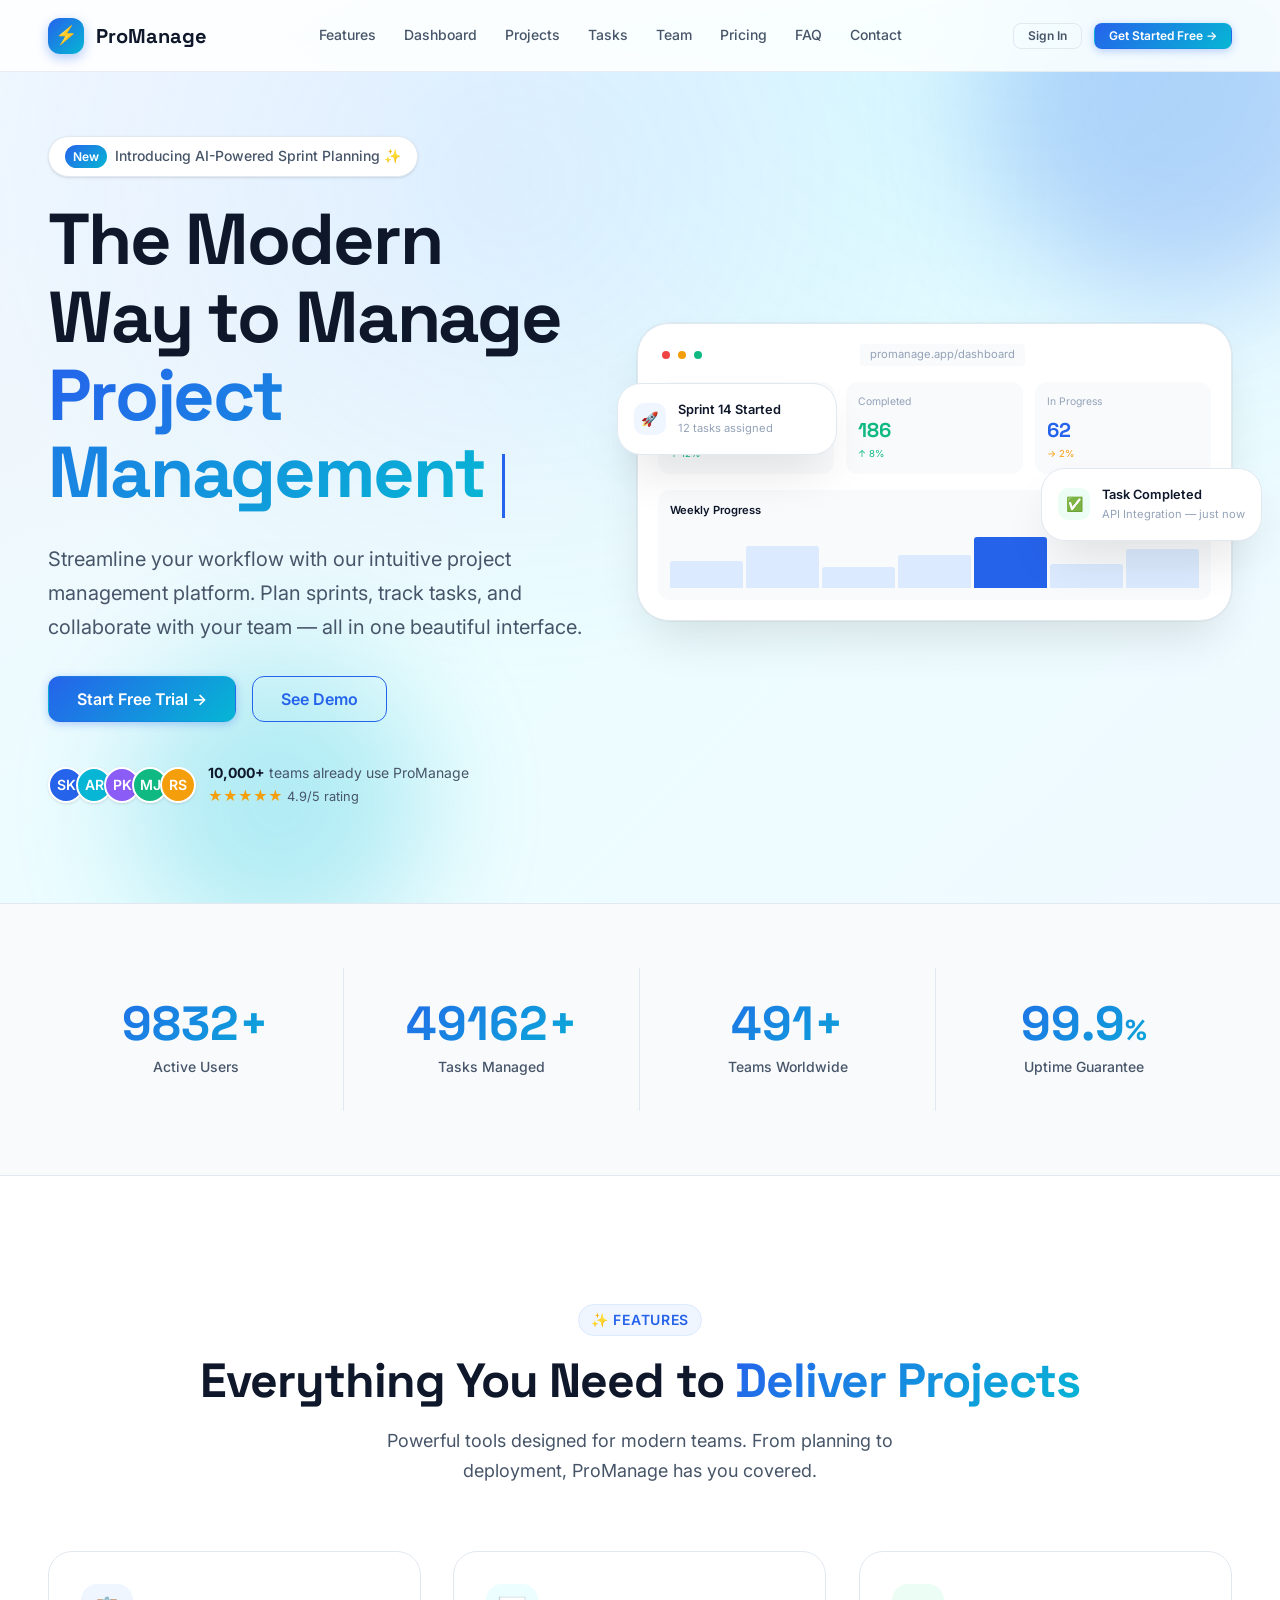
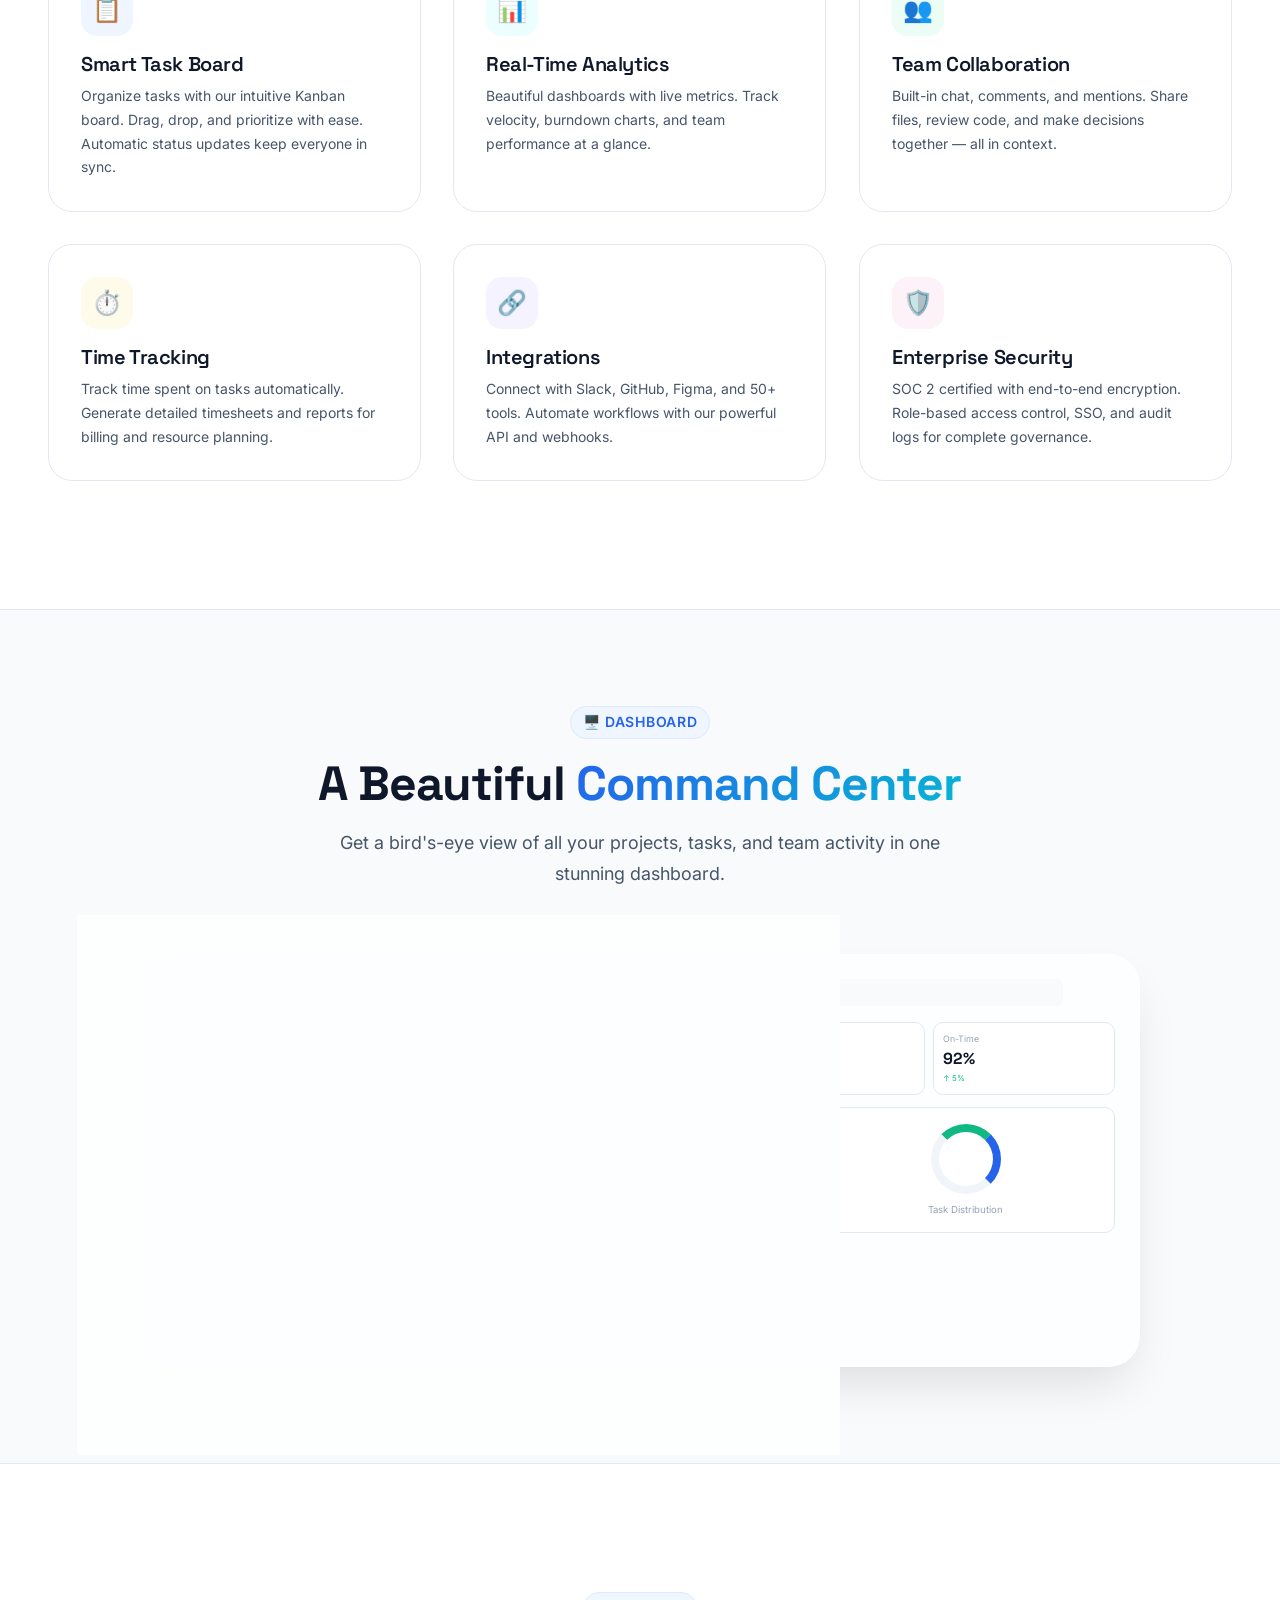
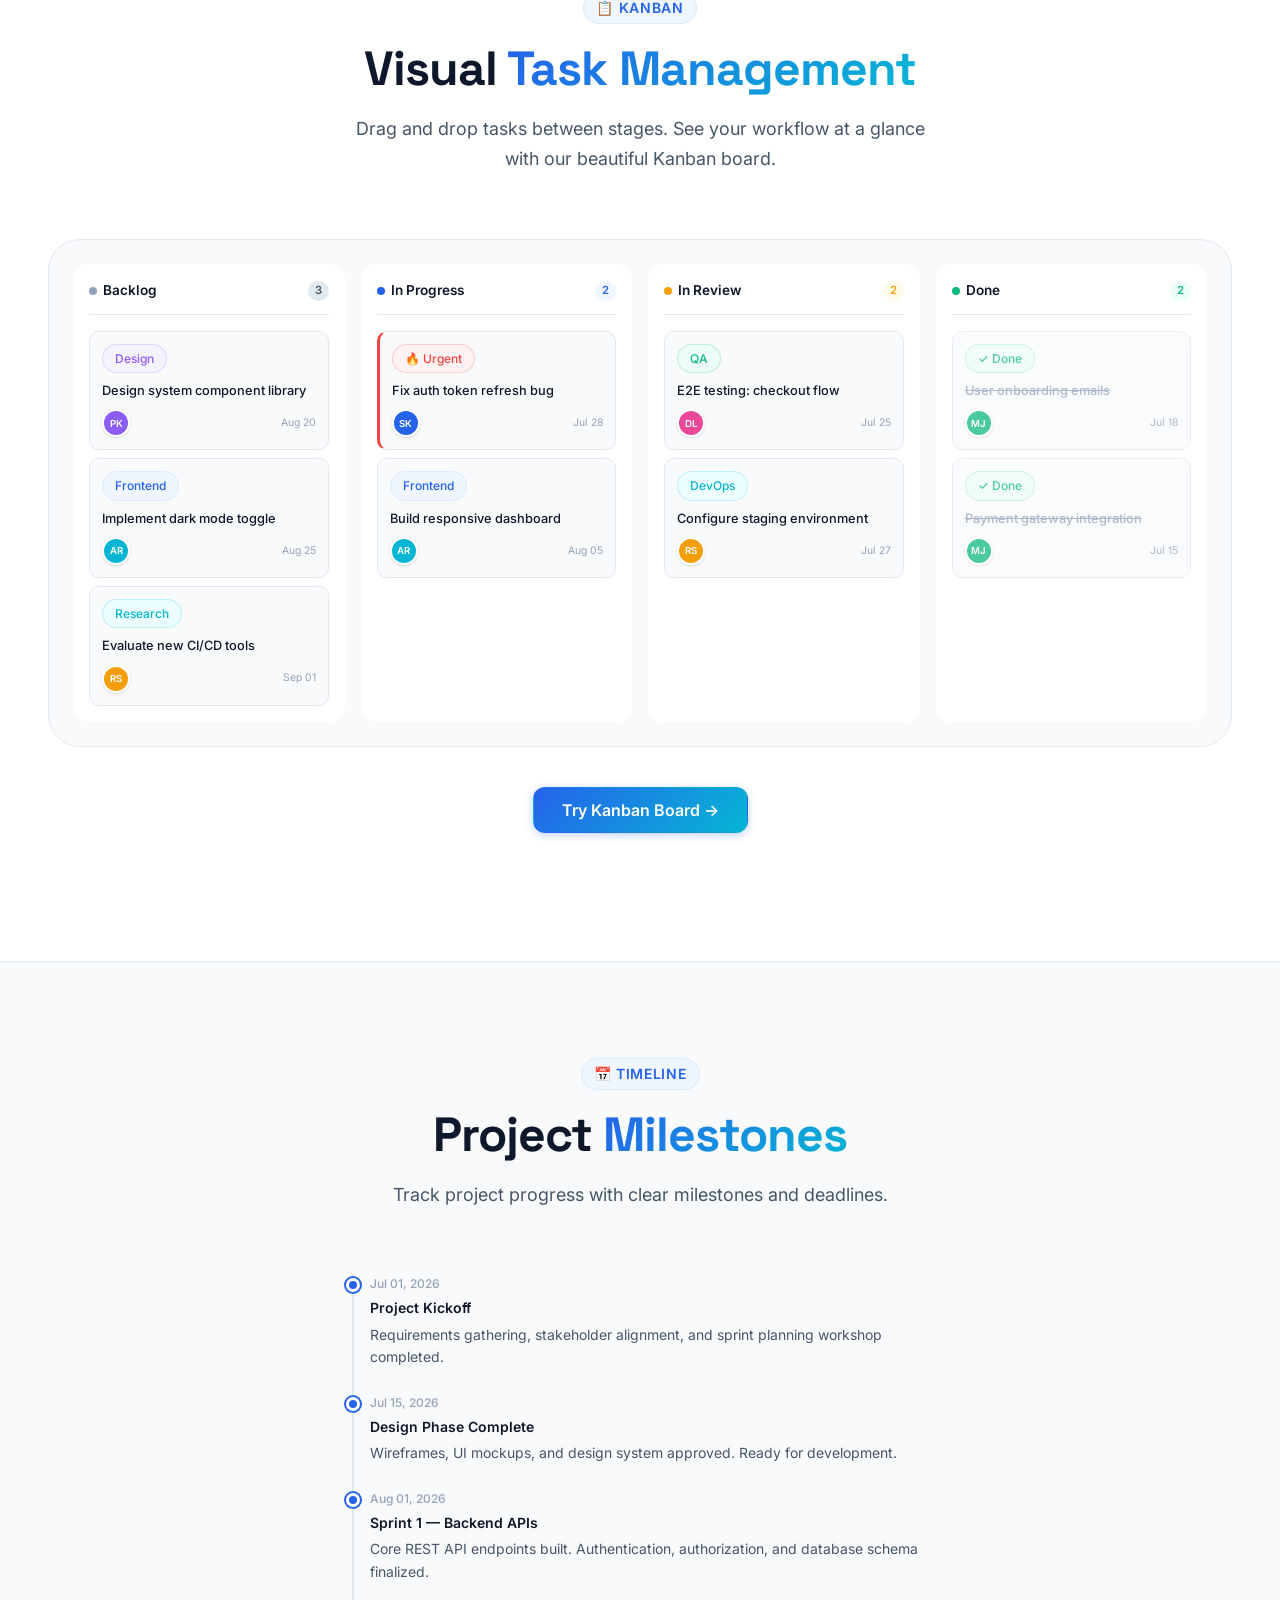
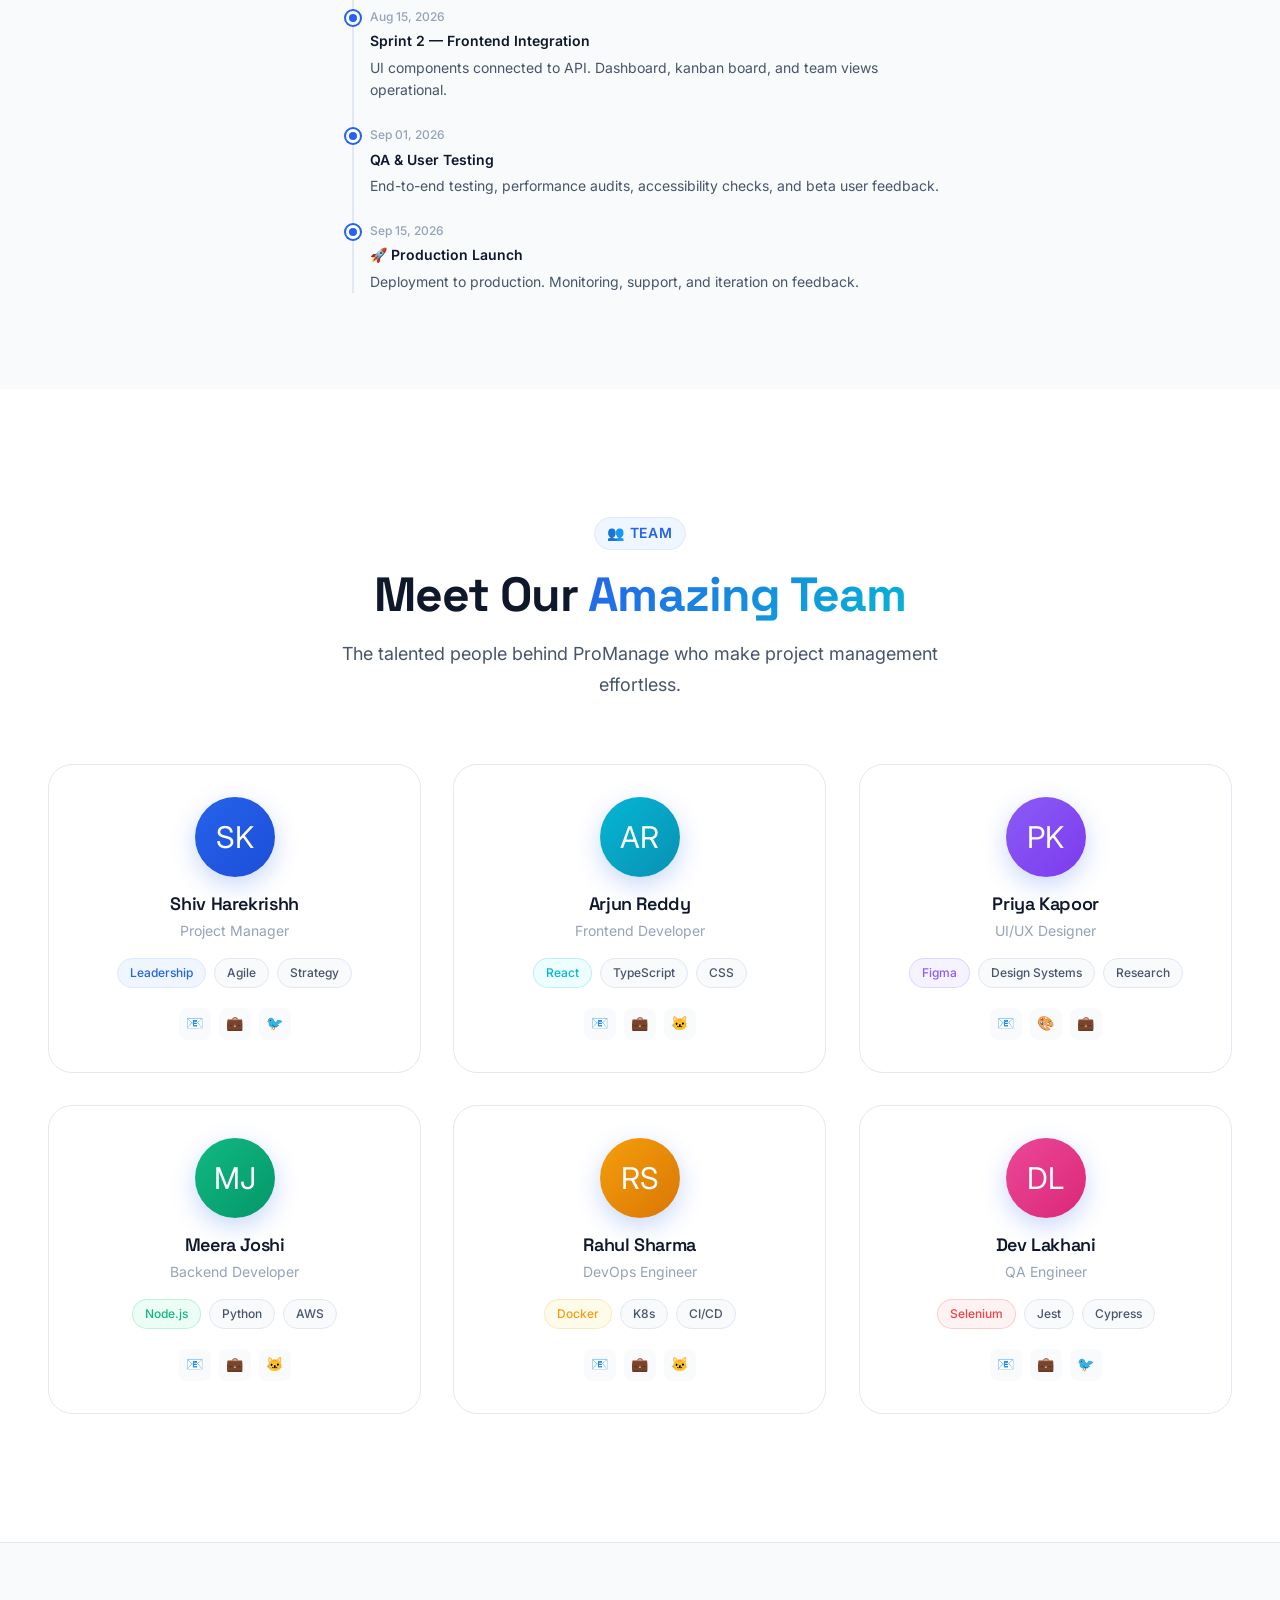
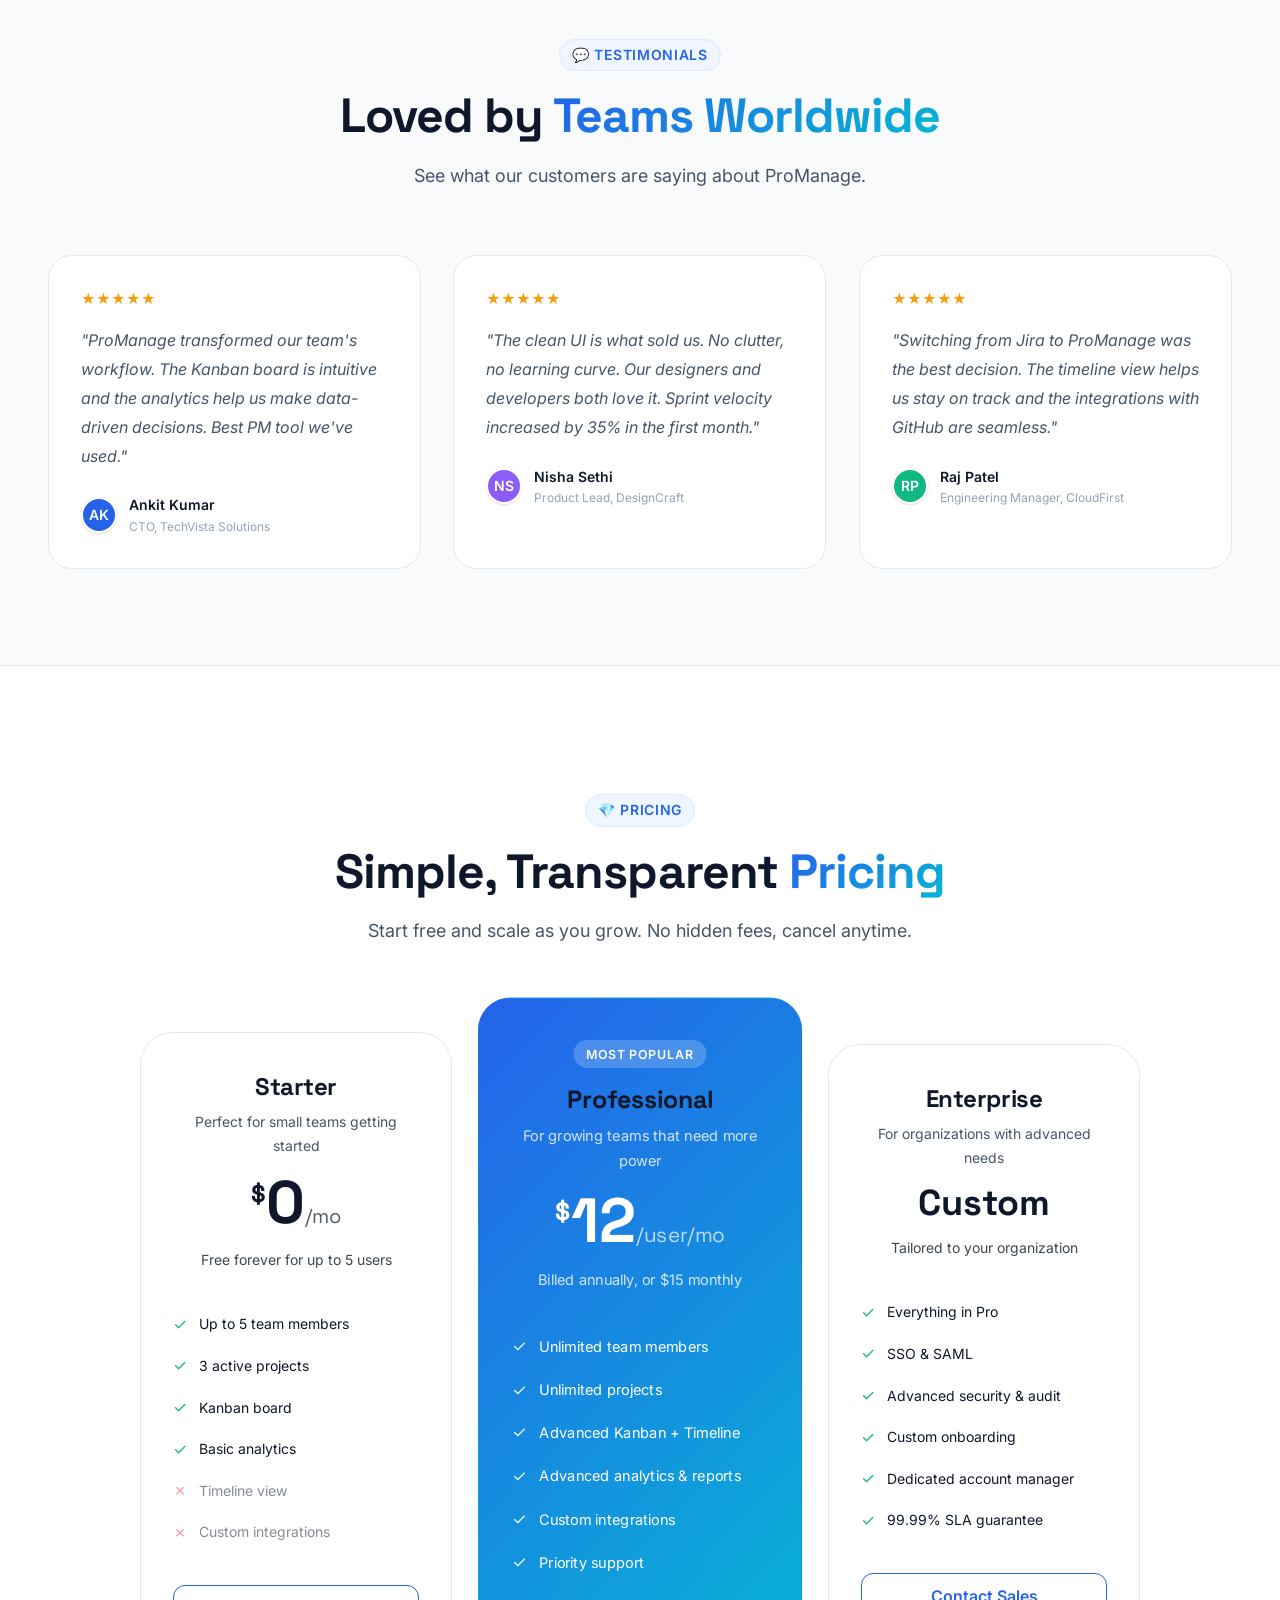
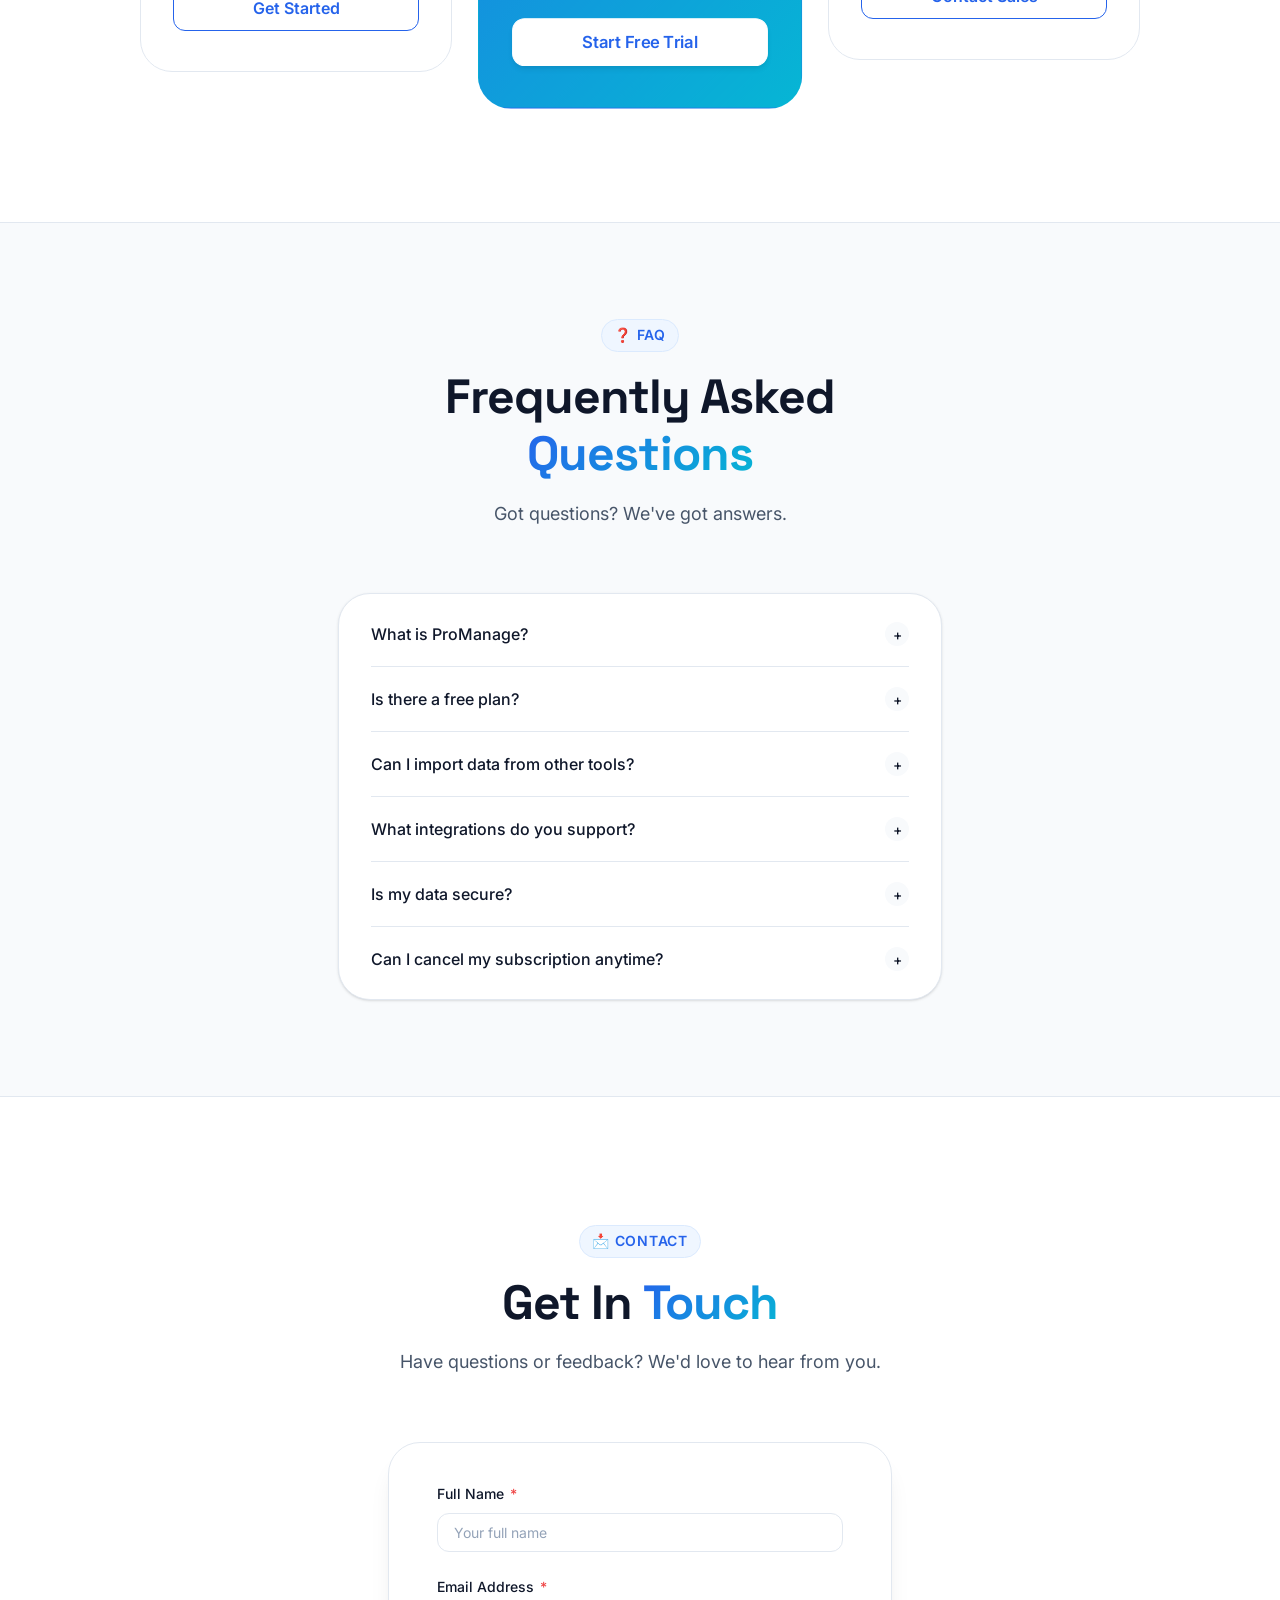
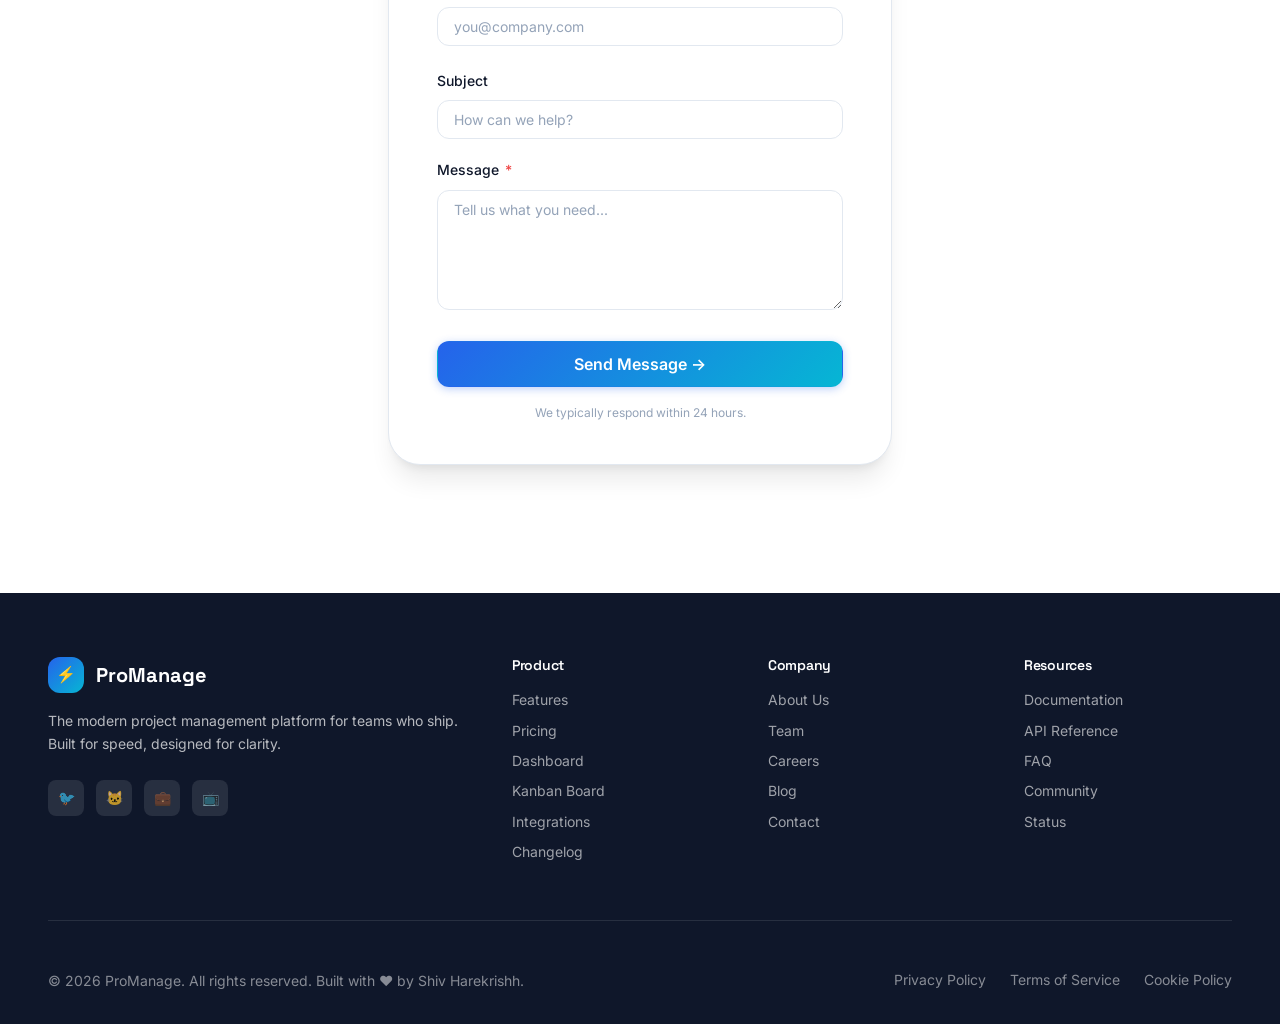
<file: index.html>
<!DOCTYPE html>
<html lang="en">
<head>
  <meta charset="UTF-8">
  <meta name="viewport" content="width=device-width, initial-scale=1.0">
  <title>ProManage — Premium Project Management System</title>
  <meta name="description" content="ProManage is a premium project management platform for modern teams. Track tasks, manage sprints, and collaborate seamlessly.">
  <meta name="keywords" content="project management, task tracking, team collaboration, kanban board, agile">
  <link rel="icon" type="image/svg+xml" href="data:image/svg+xml,<svg xmlns='http://www.w3.org/2000/svg' viewBox='0 0 100 100'><text y='.9em' font-size='90'>⚡</text></svg>">
  <link rel="stylesheet" href="css/main.css">
  <link rel="stylesheet" href="css/animations.css">
  <link rel="stylesheet" href="css/components.css">
</head>
<body>

  <!-- ============================================================
       NAVBAR
       ============================================================ -->
  <nav class="navbar" id="navbar">
    <div class="container navbar-inner">
      <a href="index.html" class="navbar-logo">
        <div class="navbar-logo-icon">⚡</div>
        ProManage
      </a>

      <div class="navbar-links">
        <a href="#features" class="navbar-link">Features</a>
        <a href="dashboard.html" class="navbar-link">Dashboard</a>
        <a href="projects.html" class="navbar-link">Projects</a>
        <a href="tasks.html" class="navbar-link">Tasks</a>
        <a href="team.html" class="navbar-link">Team</a>
        <a href="#pricing" class="navbar-link">Pricing</a>
        <a href="#faq" class="navbar-link">FAQ</a>
        <a href="#contact" class="navbar-link">Contact</a>
      </div>

      <div class="navbar-cta">
        <a href="dashboard.html" class="btn btn-ghost btn-sm">Sign In</a>
        <a href="dashboard.html" class="btn btn-primary btn-sm">Get Started Free →</a>
      </div>

      <!-- Mobile Toggle -->
      <button class="navbar-toggle" aria-label="Toggle menu">
        <span class="navbar-toggle-bar"></span>
        <span class="navbar-toggle-bar"></span>
        <span class="navbar-toggle-bar"></span>
      </button>
    </div>

    <!-- Mobile Menu -->
    <div class="navbar-mobile-menu" id="mobileMenu">
      <a href="#features" class="navbar-mobile-link">Features</a>
      <a href="dashboard.html" class="navbar-mobile-link">Dashboard</a>
      <a href="projects.html" class="navbar-mobile-link">Projects</a>
      <a href="tasks.html" class="navbar-mobile-link">Tasks</a>
      <a href="team.html" class="navbar-mobile-link">Team</a>
      <a href="#pricing" class="navbar-mobile-link">Pricing</a>
      <a href="#faq" class="navbar-mobile-link">FAQ</a>
      <a href="#contact" class="navbar-mobile-link">Contact</a>
      <div style="padding-top:0.5rem;display:flex;flex-direction:column;gap:0.5rem">
        <a href="dashboard.html" class="btn btn-ghost btn-sm btn-block">Sign In</a>
        <a href="dashboard.html" class="btn btn-primary btn-sm btn-block">Get Started Free</a>
      </div>
    </div>
  </nav>


  <!-- ============================================================
       HERO SECTION
       ============================================================ -->
  <section class="hero" id="hero">
    <div class="hero-bg"></div>
    <div class="hero-mesh"></div>
    <div class="hero-circle hero-circle-1"></div>
    <div class="hero-circle hero-circle-2"></div>

    <div class="container">
      <div class="grid grid-2 gap-12 items-center" style="grid-template-columns: 1fr 1.1fr">
        <!-- Left: Content -->
        <div class="hero-content" style="animation: slideUp 0.8s ease both">
          <div class="hero-announce">
            <span class="hero-announce-badge">New</span>
            Introducing AI-Powered Sprint Planning ✨
          </div>

          <h1 class="hero-title">
            The Modern Way to Manage
            <span class="gradient-text" id="typing-text">Project Management</span>
            <span style="display:inline-block;width:3px;height:0.9em;background:var(--color-primary);margin-left:2px;vertical-align:text-bottom;animation:blink 1s step-end infinite" id="typing-cursor"></span>
          </h1>

          <p class="hero-subtitle">
            Streamline your workflow with our intuitive project management platform. Plan sprints, track tasks, and collaborate with your team — all in one beautiful interface.
          </p>

          <div class="hero-actions">
            <a href="dashboard.html" class="btn btn-primary btn-lg press-effect">
              Start Free Trial →
            </a>
            <a href="#preview" class="btn btn-secondary btn-lg press-effect">
              See Demo
            </a>
          </div>

          <div class="hero-trust">
            <div class="hero-trust-avatars">
              <div class="avatar" style="background:#2563EB;margin-left:0">SK</div>
              <div class="avatar" style="background:#06B6D4">AR</div>
              <div class="avatar" style="background:#8B5CF6">PK</div>
              <div class="avatar" style="background:#10B981">MJ</div>
              <div class="avatar" style="background:#F59E0B">RS</div>
            </div>
            <div class="hero-trust-text">
              <strong>10,000+</strong> teams already use ProManage
              <br>
              <span style="color:var(--color-warning)">★★★★★</span> <span style="font-size:0.8rem">4.9/5 rating</span>
            </div>
          </div>
        </div>

        <!-- Right: Dashboard Preview -->
        <div class="hero-preview hide-mobile" style="animation: slideLeft 0.8s ease 0.2s both">
          <div class="hero-preview-main" style="padding:1.25rem">
            <!-- Mini Dashboard Preview -->
            <div style="display:flex;align-items:center;justify-content:space-between;margin-bottom:1rem;padding:0 0.25rem">
              <div style="display:flex;align-items:center;gap:0.5rem">
                <div style="width:8px;height:8px;border-radius:50%;background:#EF4444"></div>
                <div style="width:8px;height:8px;border-radius:50%;background:#F59E0B"></div>
                <div style="width:8px;height:8px;border-radius:50%;background:#10B981"></div>
              </div>
              <div style="font-size:0.7rem;color:var(--color-text-muted);background:var(--color-surface);padding:2px 10px;border-radius:4px">promanage.app/dashboard</div>
              <div style="width:24px"></div>
            </div>
            <!-- Stat Cards Row -->
            <div style="display:grid;grid-template-columns:repeat(3,1fr);gap:0.75rem;margin-bottom:1rem">
              <div style="background:var(--color-surface);border-radius:12px;padding:0.75rem">
                <div style="font-size:0.65rem;color:var(--color-text-muted);margin-bottom:0.25rem">Total Tasks</div>
                <div style="font-family:var(--font-heading);font-size:1.25rem;font-weight:700;color:var(--color-text)">248</div>
                <div style="font-size:0.6rem;color:var(--color-success)">↑ 12%</div>
              </div>
              <div style="background:var(--color-surface);border-radius:12px;padding:0.75rem">
                <div style="font-size:0.65rem;color:var(--color-text-muted);margin-bottom:0.25rem">Completed</div>
                <div style="font-family:var(--font-heading);font-size:1.25rem;font-weight:700;color:var(--color-success)">186</div>
                <div style="font-size:0.6rem;color:var(--color-success)">↑ 8%</div>
              </div>
              <div style="background:var(--color-surface);border-radius:12px;padding:0.75rem">
                <div style="font-size:0.65rem;color:var(--color-text-muted);margin-bottom:0.25rem">In Progress</div>
                <div style="font-family:var(--font-heading);font-size:1.25rem;font-weight:700;color:var(--color-primary)">62</div>
                <div style="font-size:0.6rem;color:var(--color-warning)">→ 2%</div>
              </div>
            </div>
            <!-- Mini Chart -->
            <div style="background:var(--color-surface);border-radius:12px;padding:0.75rem">
              <div style="display:flex;justify-content:space-between;align-items:center;margin-bottom:0.5rem">
                <span style="font-size:0.7rem;font-weight:600;color:var(--color-text)">Weekly Progress</span>
                <span class="chip chip-success" style="font-size:0.55rem;padding:1px 6px">● Live</span>
              </div>
              <div class="mini-chart" style="height:60px">
                <div class="mini-bar" style="height:45%"></div>
                <div class="mini-bar" style="height:70%"></div>
                <div class="mini-bar" style="height:35%"></div>
                <div class="mini-bar" style="height:55%"></div>
                <div class="mini-bar active" style="height:85%"></div>
                <div class="mini-bar" style="height:40%"></div>
                <div class="mini-bar" style="height:65%"></div>
              </div>
            </div>
          </div>

          <!-- Floating Notification -->
          <div class="notif-popup animate-notif-pop" style="bottom:80px;right:-30px;z-index:3">
            <div style="width:32px;height:32px;border-radius:10px;background:#ECFDF5;display:flex;align-items:center;justify-content:center;font-size:14px">✅</div>
            <div>
              <div style="font-weight:600;font-size:0.8rem;color:var(--color-text)">Task Completed</div>
              <div style="font-size:0.7rem;color:var(--color-text-muted)">API Integration — just now</div>
            </div>
          </div>

          <!-- Floating Status -->
          <div class="notif-popup animate-notif-pop" style="top:60px;left:-20px;z-index:3;animation-delay:0.4s">
            <div style="width:32px;height:32px;border-radius:10px;background:#EFF6FF;display:flex;align-items:center;justify-content:center;font-size:14px">🚀</div>
            <div>
              <div style="font-weight:600;font-size:0.8rem;color:var(--color-text)">Sprint 14 Started</div>
              <div style="font-size:0.7rem;color:var(--color-text-muted)">12 tasks assigned</div>
            </div>
          </div>
        </div>
      </div>
    </div>
  </section>


  <!-- ============================================================
       STATS BAR
       ============================================================ -->
  <section class="section-sm bg-surface" style="border-top:1px solid var(--color-border);border-bottom:1px solid var(--color-border)">
    <div class="container">
      <div class="stats-row">
        <div class="stats-row-item animate-on-scroll">
          <div class="stats-row-value"><span class="counter" data-target="10000">0</span>+</div>
          <div class="stats-row-label">Active Users</div>
        </div>
        <div class="stats-row-item animate-on-scroll delay-100">
          <div class="stats-row-value"><span class="counter" data-target="50000">0</span>+</div>
          <div class="stats-row-label">Tasks Managed</div>
        </div>
        <div class="stats-row-item animate-on-scroll delay-200">
          <div class="stats-row-value"><span class="counter" data-target="500">0</span>+</div>
          <div class="stats-row-label">Teams Worldwide</div>
        </div>
        <div class="stats-row-item animate-on-scroll delay-300" style="border-right:none">
          <div class="stats-row-value">99.9<span style="font-size:0.6em">%</span></div>
          <div class="stats-row-label">Uptime Guarantee</div>
        </div>
      </div>
    </div>
  </section>


  <!-- ============================================================
       FEATURES
       ============================================================ -->
  <section class="section section-lg" id="features">
    <div class="container">
      <div class="section-header">
        <span class="section-label">✨ Features</span>
        <h2 class="section-title">Everything You Need to <span class="gradient-text">Deliver Projects</span></h2>
        <p class="section-subtitle">Powerful tools designed for modern teams. From planning to deployment, ProManage has you covered.</p>
      </div>

      <div class="grid grid-3 gap-8">
        <!-- Feature 1 -->
        <div class="feature-card hover-lift animate-on-scroll">
          <div class="feature-icon feature-icon-primary">📋</div>
          <h3 class="feature-title">Smart Task Board</h3>
          <p class="feature-desc">Organize tasks with our intuitive Kanban board. Drag, drop, and prioritize with ease. Automatic status updates keep everyone in sync.</p>
        </div>

        <!-- Feature 2 -->
        <div class="feature-card hover-lift animate-on-scroll delay-100">
          <div class="feature-icon feature-icon-accent">📊</div>
          <h3 class="feature-title">Real-Time Analytics</h3>
          <p class="feature-desc">Beautiful dashboards with live metrics. Track velocity, burndown charts, and team performance at a glance.</p>
        </div>

        <!-- Feature 3 -->
        <div class="feature-card hover-lift animate-on-scroll delay-200">
          <div class="feature-icon feature-icon-success">👥</div>
          <h3 class="feature-title">Team Collaboration</h3>
          <p class="feature-desc">Built-in chat, comments, and mentions. Share files, review code, and make decisions together — all in context.</p>
        </div>

        <!-- Feature 4 -->
        <div class="feature-card hover-lift animate-on-scroll delay-100">
          <div class="feature-icon feature-icon-warning">⏱️</div>
          <h3 class="feature-title">Time Tracking</h3>
          <p class="feature-desc">Track time spent on tasks automatically. Generate detailed timesheets and reports for billing and resource planning.</p>
        </div>

        <!-- Feature 5 -->
        <div class="feature-card hover-lift animate-on-scroll delay-200">
          <div class="feature-icon feature-icon-purple">🔗</div>
          <h3 class="feature-title">Integrations</h3>
          <p class="feature-desc">Connect with Slack, GitHub, Figma, and 50+ tools. Automate workflows with our powerful API and webhooks.</p>
        </div>

        <!-- Feature 6 -->
        <div class="feature-card hover-lift animate-on-scroll delay-300">
          <div class="feature-icon feature-icon-pink">🛡️</div>
          <h3 class="feature-title">Enterprise Security</h3>
          <p class="feature-desc">SOC 2 certified with end-to-end encryption. Role-based access control, SSO, and audit logs for complete governance.</p>
        </div>
      </div>
    </div>
  </section>


  <!-- ============================================================
       DASHBOARD PREVIEW
       ============================================================ -->
  <section class="section bg-surface" id="preview" style="border-top:1px solid var(--color-border);border-bottom:1px solid var(--color-border)">
    <div class="container">
      <div class="section-header">
        <span class="section-label">🖥️ Dashboard</span>
        <h2 class="section-title">A Beautiful <span class="gradient-text">Command Center</span></h2>
        <p class="section-subtitle">Get a bird's-eye view of all your projects, tasks, and team activity in one stunning dashboard.</p>
      </div>

      <div class="animate-on-scroll" style="max-width:1000px;margin:0 auto">
        <div class="card-glass" style="padding:1.5rem;border-radius:var(--radius-3xl);box-shadow:var(--shadow-2xl)">
          <!-- Browser Chrome -->
          <div style="display:flex;align-items:center;gap:0.5rem;margin-bottom:1rem;padding:0 0.25rem">
            <div style="width:10px;height:10px;border-radius:50%;background:#EF4444"></div>
            <div style="width:10px;height:10px;border-radius:50%;background:#F59E0B"></div>
            <div style="width:10px;height:10px;border-radius:50%;background:#10B981"></div>
            <div style="flex:1;text-align:center;font-size:0.75rem;color:var(--color-text-muted);background:var(--color-surface);padding:4px 16px;border-radius:6px;margin:0 3rem">promanage.app/dashboard</div>
          </div>

          <div style="display:grid;grid-template-columns:180px 1fr;gap:1rem;min-height:320px">
            <!-- Mini Sidebar -->
            <div style="background:white;border-radius:16px;padding:1rem;border:1px solid var(--color-border)">
              <div style="display:flex;align-items:center;gap:0.5rem;margin-bottom:1.25rem">
                <div style="width:24px;height:24px;background:var(--gradient-primary);border-radius:6px;display:flex;align-items:center;justify-content:center;font-size:11px;color:white">⚡</div>
                <span style="font-weight:700;font-size:0.8rem">ProManage</span>
              </div>
              <div style="font-size:0.65rem;color:var(--color-text-muted);text-transform:uppercase;letter-spacing:0.08em;margin-bottom:0.5rem;font-weight:600">Main</div>
              <div style="background:var(--color-primary-50);color:var(--color-primary);padding:6px 8px;border-radius:8px;font-size:0.7rem;font-weight:600;margin-bottom:4px;display:flex;align-items:center;gap:6px">📊 Dashboard</div>
              <div style="padding:6px 8px;font-size:0.7rem;color:var(--color-text-secondary);display:flex;align-items:center;gap:6px">📋 Projects</div>
              <div style="padding:6px 8px;font-size:0.7rem;color:var(--color-text-secondary);display:flex;align-items:center;gap:6px">✅ Tasks</div>
              <div style="padding:6px 8px;font-size:0.7rem;color:var(--color-text-secondary);display:flex;align-items:center;gap:6px">👥 Team</div>
            </div>

            <!-- Mini Main Content -->
            <div>
              <!-- Mini Stats -->
              <div style="display:grid;grid-template-columns:repeat(4,1fr);gap:0.5rem;margin-bottom:0.75rem">
                <div style="background:white;border:1px solid var(--color-border);border-radius:10px;padding:0.6rem">
                  <div style="font-size:0.55rem;color:var(--color-text-muted)">Projects</div>
                  <div style="font-size:1rem;font-weight:700;font-family:var(--font-heading)">24</div>
                  <div style="font-size:0.5rem;color:var(--color-success)">↑ 12%</div>
                </div>
                <div style="background:white;border:1px solid var(--color-border);border-radius:10px;padding:0.6rem">
                  <div style="font-size:0.55rem;color:var(--color-text-muted)">Tasks</div>
                  <div style="font-size:1rem;font-weight:700;font-family:var(--font-heading)">156</div>
                  <div style="font-size:0.5rem;color:var(--color-success)">↑ 8%</div>
                </div>
                <div style="background:white;border:1px solid var(--color-border);border-radius:10px;padding:0.6rem">
                  <div style="font-size:0.55rem;color:var(--color-text-muted)">Members</div>
                  <div style="font-size:1rem;font-weight:700;font-family:var(--font-heading)">18</div>
                  <div style="font-size:0.5rem;color:var(--color-accent)">+3 new</div>
                </div>
                <div style="background:white;border:1px solid var(--color-border);border-radius:10px;padding:0.6rem">
                  <div style="font-size:0.55rem;color:var(--color-text-muted)">On-Time</div>
                  <div style="font-size:1rem;font-weight:700;font-family:var(--font-heading)">92%</div>
                  <div style="font-size:0.5rem;color:var(--color-success)">↑ 5%</div>
                </div>
              </div>

              <!-- Mini Chart Area -->
              <div style="display:grid;grid-template-columns:1.5fr 1fr;gap:0.5rem">
                <div style="background:white;border:1px solid var(--color-border);border-radius:10px;padding:0.6rem">
                  <div style="font-size:0.65rem;font-weight:600;margin-bottom:0.5rem">Weekly Overview</div>
                  <div class="mini-chart" style="height:80px">
                    <div class="mini-bar" style="height:50%;background:rgba(37,99,235,0.15)"></div>
                    <div class="mini-bar" style="height:75%;background:rgba(37,99,235,0.2)"></div>
                    <div class="mini-bar" style="height:35%;background:rgba(37,99,235,0.15)"></div>
                    <div class="mini-bar" style="height:60%;background:rgba(37,99,235,0.2)"></div>
                    <div class="mini-bar active" style="height:90%"></div>
                    <div class="mini-bar" style="height:42%;background:rgba(37,99,235,0.15)"></div>
                    <div class="mini-bar" style="height:68%;background:rgba(37,99,235,0.2)"></div>
                  </div>
                </div>
                <div style="background:white;border:1px solid var(--color-border);border-radius:10px;padding:0.6rem;display:flex;flex-direction:column;align-items:center;justify-content:center">
                  <div style="width:70px;height:70px;border-radius:50%;border:8px solid var(--color-border-light);border-top-color:var(--color-success);border-right-color:var(--color-primary);position:relative;margin-bottom:0.5rem;animation:spin 3s linear infinite">
                  </div>
                  <div style="font-size:0.6rem;color:var(--color-text-muted);text-align:center">Task Distribution</div>
                </div>
              </div>
            </div>
          </div>
        </div>
      </div>
    </div>
  </section>


  <!-- ============================================================
       KANBAN PREVIEW
       ============================================================ -->
  <section class="section section-lg" id="kanban">
    <div class="container">
      <div class="section-header">
        <span class="section-label">📋 Kanban</span>
        <h2 class="section-title">Visual <span class="gradient-text">Task Management</span></h2>
        <p class="section-subtitle">Drag and drop tasks between stages. See your workflow at a glance with our beautiful Kanban board.</p>
      </div>

      <div class="animate-on-scroll">
        <div style="background:var(--color-surface);border-radius:var(--radius-3xl);padding:1.5rem;border:1px solid var(--color-border);overflow-x:auto">
          <div style="display:grid;grid-template-columns:repeat(4,minmax(220px,1fr));gap:1rem">
            <!-- Backlog -->
            <div style="background:white;border-radius:16px;padding:1rem">
              <div style="display:flex;align-items:center;justify-content:space-between;margin-bottom:1rem;padding-bottom:0.75rem;border-bottom:1px solid var(--color-border)">
                <div style="display:flex;align-items:center;gap:6px;font-size:0.85rem;font-weight:600"><span style="width:8px;height:8px;border-radius:50%;background:#94A3B8"></span>Backlog</div>
                <span style="background:var(--color-border);font-size:0.7rem;font-weight:600;padding:1px 7px;border-radius:99px;color:var(--color-text-secondary)">3</span>
              </div>
              <div style="background:var(--color-surface);border:1px solid var(--color-border);border-radius:10px;padding:0.75rem;margin-bottom:0.5rem">
                <span class="chip chip-purple" style="margin-bottom:0.5rem">Design</span>
                <div style="font-size:0.8rem;font-weight:500;margin-bottom:0.5rem">Design system component library</div>
                <div style="display:flex;align-items:center;justify-content:space-between">
                  <div class="avatar avatar-sm" style="background:#8B5CF6;font-size:0.6rem">PK</div>
                  <span style="font-size:0.65rem;color:var(--color-text-muted)">Aug 20</span>
                </div>
              </div>
              <div style="background:var(--color-surface);border:1px solid var(--color-border);border-radius:10px;padding:0.75rem;margin-bottom:0.5rem">
                <span class="chip chip-primary" style="margin-bottom:0.5rem">Frontend</span>
                <div style="font-size:0.8rem;font-weight:500;margin-bottom:0.5rem">Implement dark mode toggle</div>
                <div style="display:flex;align-items:center;justify-content:space-between">
                  <div class="avatar avatar-sm" style="background:#06B6D4;font-size:0.6rem">AR</div>
                  <span style="font-size:0.65rem;color:var(--color-text-muted)">Aug 25</span>
                </div>
              </div>
              <div style="background:var(--color-surface);border:1px solid var(--color-border);border-radius:10px;padding:0.75rem">
                <span class="chip chip-accent" style="margin-bottom:0.5rem">Research</span>
                <div style="font-size:0.8rem;font-weight:500;margin-bottom:0.5rem">Evaluate new CI/CD tools</div>
                <div style="display:flex;align-items:center;justify-content:space-between">
                  <div class="avatar avatar-sm" style="background:#F59E0B;font-size:0.6rem">RS</div>
                  <span style="font-size:0.65rem;color:var(--color-text-muted)">Sep 01</span>
                </div>
              </div>
            </div>

            <!-- In Progress -->
            <div style="background:white;border-radius:16px;padding:1rem">
              <div style="display:flex;align-items:center;justify-content:space-between;margin-bottom:1rem;padding-bottom:0.75rem;border-bottom:1px solid var(--color-border)">
                <div style="display:flex;align-items:center;gap:6px;font-size:0.85rem;font-weight:600"><span style="width:8px;height:8px;border-radius:50%;background:#2563EB"></span>In Progress</div>
                <span style="background:var(--color-primary-50);font-size:0.7rem;font-weight:600;padding:1px 7px;border-radius:99px;color:var(--color-primary)">2</span>
              </div>
              <div style="background:var(--color-surface);border:1px solid var(--color-border);border-radius:10px;padding:0.75rem;margin-bottom:0.5rem;border-left:3px solid var(--color-error)">
                <span class="chip chip-error" style="margin-bottom:0.5rem">🔥 Urgent</span>
                <div style="font-size:0.8rem;font-weight:500;margin-bottom:0.5rem">Fix auth token refresh bug</div>
                <div style="display:flex;align-items:center;justify-content:space-between">
                  <div class="avatar avatar-sm" style="background:#2563EB;font-size:0.6rem">SK</div>
                  <span style="font-size:0.65rem;color:var(--color-text-muted)">Jul 28</span>
                </div>
              </div>
              <div style="background:var(--color-surface);border:1px solid var(--color-border);border-radius:10px;padding:0.75rem">
                <span class="chip chip-primary" style="margin-bottom:0.5rem">Frontend</span>
                <div style="font-size:0.8rem;font-weight:500;margin-bottom:0.5rem">Build responsive dashboard</div>
                <div style="display:flex;align-items:center;justify-content:space-between">
                  <div class="avatar avatar-sm" style="background:#06B6D4;font-size:0.6rem">AR</div>
                  <span style="font-size:0.65rem;color:var(--color-text-muted)">Aug 05</span>
                </div>
              </div>
            </div>

            <!-- In Review -->
            <div style="background:white;border-radius:16px;padding:1rem">
              <div style="display:flex;align-items:center;justify-content:space-between;margin-bottom:1rem;padding-bottom:0.75rem;border-bottom:1px solid var(--color-border)">
                <div style="display:flex;align-items:center;gap:6px;font-size:0.85rem;font-weight:600"><span style="width:8px;height:8px;border-radius:50%;background:#F59E0B"></span>In Review</div>
                <span style="background:#FFFBEB;font-size:0.7rem;font-weight:600;padding:1px 7px;border-radius:99px;color:var(--color-warning)">2</span>
              </div>
              <div style="background:var(--color-surface);border:1px solid var(--color-border);border-radius:10px;padding:0.75rem;margin-bottom:0.5rem">
                <span class="chip chip-success" style="margin-bottom:0.5rem">QA</span>
                <div style="font-size:0.8rem;font-weight:500;margin-bottom:0.5rem">E2E testing: checkout flow</div>
                <div style="display:flex;align-items:center;justify-content:space-between">
                  <div class="avatar avatar-sm" style="background:#EC4899;font-size:0.6rem">DL</div>
                  <span style="font-size:0.65rem;color:var(--color-text-muted)">Jul 25</span>
                </div>
              </div>
              <div style="background:var(--color-surface);border:1px solid var(--color-border);border-radius:10px;padding:0.75rem">
                <span class="chip chip-accent" style="margin-bottom:0.5rem">DevOps</span>
                <div style="font-size:0.8rem;font-weight:500;margin-bottom:0.5rem">Configure staging environment</div>
                <div style="display:flex;align-items:center;justify-content:space-between">
                  <div class="avatar avatar-sm" style="background:#F59E0B;font-size:0.6rem">RS</div>
                  <span style="font-size:0.65rem;color:var(--color-text-muted)">Jul 27</span>
                </div>
              </div>
            </div>

            <!-- Done -->
            <div style="background:white;border-radius:16px;padding:1rem">
              <div style="display:flex;align-items:center;justify-content:space-between;margin-bottom:1rem;padding-bottom:0.75rem;border-bottom:1px solid var(--color-border)">
                <div style="display:flex;align-items:center;gap:6px;font-size:0.85rem;font-weight:600"><span style="width:8px;height:8px;border-radius:50%;background:#10B981"></span>Done</div>
                <span style="background:#ECFDF5;font-size:0.7rem;font-weight:600;padding:1px 7px;border-radius:99px;color:var(--color-success)">2</span>
              </div>
              <div style="background:var(--color-surface);border:1px solid var(--color-border);border-radius:10px;padding:0.75rem;margin-bottom:0.5rem;opacity:0.75">
                <span class="chip chip-success" style="margin-bottom:0.5rem">✓ Done</span>
                <div style="font-size:0.8rem;font-weight:500;margin-bottom:0.5rem;text-decoration:line-through;color:var(--color-text-muted)">User onboarding emails</div>
                <div style="display:flex;align-items:center;justify-content:space-between">
                  <div class="avatar avatar-sm" style="background:#10B981;font-size:0.6rem">MJ</div>
                  <span style="font-size:0.65rem;color:var(--color-text-muted)">Jul 18</span>
                </div>
              </div>
              <div style="background:var(--color-surface);border:1px solid var(--color-border);border-radius:10px;padding:0.75rem;opacity:0.75">
                <span class="chip chip-success" style="margin-bottom:0.5rem">✓ Done</span>
                <div style="font-size:0.8rem;font-weight:500;margin-bottom:0.5rem;text-decoration:line-through;color:var(--color-text-muted)">Payment gateway integration</div>
                <div style="display:flex;align-items:center;justify-content:space-between">
                  <div class="avatar avatar-sm" style="background:#10B981;font-size:0.6rem">MJ</div>
                  <span style="font-size:0.65rem;color:var(--color-text-muted)">Jul 15</span>
                </div>
              </div>
            </div>
          </div>
        </div>
      </div>

      <div class="text-center" style="margin-top:2.5rem">
        <a href="projects.html" class="btn btn-primary btn-lg press-effect">Try Kanban Board →</a>
      </div>
    </div>
  </section>


  <!-- ============================================================
       TIMELINE
       ============================================================ -->
  <section class="section bg-surface" id="timeline" style="border-top:1px solid var(--color-border)">
    <div class="container" style="max-width:700px">
      <div class="section-header">
        <span class="section-label">📅 Timeline</span>
        <h2 class="section-title">Project <span class="gradient-text">Milestones</span></h2>
        <p class="section-subtitle">Track project progress with clear milestones and deadlines.</p>
      </div>

      <div class="timeline animate-on-scroll">
        <div class="timeline-item">
          <div class="timeline-date">Jul 01, 2026</div>
          <div class="timeline-title">Project Kickoff</div>
          <div class="timeline-desc">Requirements gathering, stakeholder alignment, and sprint planning workshop completed.</div>
        </div>
        <div class="timeline-item">
          <div class="timeline-date">Jul 15, 2026</div>
          <div class="timeline-title">Design Phase Complete</div>
          <div class="timeline-desc">Wireframes, UI mockups, and design system approved. Ready for development.</div>
        </div>
        <div class="timeline-item">
          <div class="timeline-date">Aug 01, 2026</div>
          <div class="timeline-title">Sprint 1 — Backend APIs</div>
          <div class="timeline-desc">Core REST API endpoints built. Authentication, authorization, and database schema finalized.</div>
        </div>
        <div class="timeline-item">
          <div class="timeline-date">Aug 15, 2026</div>
          <div class="timeline-title">Sprint 2 — Frontend Integration</div>
          <div class="timeline-desc">UI components connected to API. Dashboard, kanban board, and team views operational.</div>
        </div>
        <div class="timeline-item">
          <div class="timeline-date">Sep 01, 2026</div>
          <div class="timeline-title">QA & User Testing</div>
          <div class="timeline-desc">End-to-end testing, performance audits, accessibility checks, and beta user feedback.</div>
        </div>
        <div class="timeline-item" style="padding-bottom:0">
          <div class="timeline-date">Sep 15, 2026</div>
          <div class="timeline-title">🚀 Production Launch</div>
          <div class="timeline-desc">Deployment to production. Monitoring, support, and iteration on feedback.</div>
        </div>
      </div>
    </div>
  </section>


  <!-- ============================================================
       TEAM MEMBERS
       ============================================================ -->
  <section class="section section-lg" id="team">
    <div class="container">
      <div class="section-header">
        <span class="section-label">👥 Team</span>
        <h2 class="section-title">Meet Our <span class="gradient-text">Amazing Team</span></h2>
        <p class="section-subtitle">The talented people behind ProManage who make project management effortless.</p>
      </div>

      <div class="grid grid-3 gap-8">
        <div class="team-card hover-lift animate-on-scroll">
          <div class="team-avatar" style="background:linear-gradient(135deg,#2563EB,#1D4ED8)">SK</div>
          <h4 class="team-name">Shiv Harekrishh</h4>
          <p class="team-role">Project Manager</p>
          <div class="team-skills">
            <span class="chip chip-primary">Leadership</span>
            <span class="chip">Agile</span>
            <span class="chip">Strategy</span>
          </div>
          <div class="team-social">
            <a href="#" class="team-social-link" aria-label="Email">📧</a>
            <a href="#" class="team-social-link" aria-label="LinkedIn">💼</a>
            <a href="#" class="team-social-link" aria-label="Twitter">🐦</a>
          </div>
        </div>

        <div class="team-card hover-lift animate-on-scroll delay-100">
          <div class="team-avatar" style="background:linear-gradient(135deg,#06B6D4,#0891B2)">AR</div>
          <h4 class="team-name">Arjun Reddy</h4>
          <p class="team-role">Frontend Developer</p>
          <div class="team-skills">
            <span class="chip chip-accent">React</span>
            <span class="chip">TypeScript</span>
            <span class="chip">CSS</span>
          </div>
          <div class="team-social">
            <a href="#" class="team-social-link" aria-label="Email">📧</a>
            <a href="#" class="team-social-link" aria-label="LinkedIn">💼</a>
            <a href="#" class="team-social-link" aria-label="GitHub">🐱</a>
          </div>
        </div>

        <div class="team-card hover-lift animate-on-scroll delay-200">
          <div class="team-avatar" style="background:linear-gradient(135deg,#8B5CF6,#7C3AED)">PK</div>
          <h4 class="team-name">Priya Kapoor</h4>
          <p class="team-role">UI/UX Designer</p>
          <div class="team-skills">
            <span class="chip chip-purple">Figma</span>
            <span class="chip">Design Systems</span>
            <span class="chip">Research</span>
          </div>
          <div class="team-social">
            <a href="#" class="team-social-link" aria-label="Email">📧</a>
            <a href="#" class="team-social-link" aria-label="Dribbble">🎨</a>
            <a href="#" class="team-social-link" aria-label="LinkedIn">💼</a>
          </div>
        </div>

        <div class="team-card hover-lift animate-on-scroll">
          <div class="team-avatar" style="background:linear-gradient(135deg,#10B981,#059669)">MJ</div>
          <h4 class="team-name">Meera Joshi</h4>
          <p class="team-role">Backend Developer</p>
          <div class="team-skills">
            <span class="chip chip-success">Node.js</span>
            <span class="chip">Python</span>
            <span class="chip">AWS</span>
          </div>
          <div class="team-social">
            <a href="#" class="team-social-link" aria-label="Email">📧</a>
            <a href="#" class="team-social-link" aria-label="LinkedIn">💼</a>
            <a href="#" class="team-social-link" aria-label="GitHub">🐱</a>
          </div>
        </div>

        <div class="team-card hover-lift animate-on-scroll delay-100">
          <div class="team-avatar" style="background:linear-gradient(135deg,#F59E0B,#D97706)">RS</div>
          <h4 class="team-name">Rahul Sharma</h4>
          <p class="team-role">DevOps Engineer</p>
          <div class="team-skills">
            <span class="chip chip-warning">Docker</span>
            <span class="chip">K8s</span>
            <span class="chip">CI/CD</span>
          </div>
          <div class="team-social">
            <a href="#" class="team-social-link" aria-label="Email">📧</a>
            <a href="#" class="team-social-link" aria-label="LinkedIn">💼</a>
            <a href="#" class="team-social-link" aria-label="GitHub">🐱</a>
          </div>
        </div>

        <div class="team-card hover-lift animate-on-scroll delay-200">
          <div class="team-avatar" style="background:linear-gradient(135deg,#EC4899,#DB2777)">DL</div>
          <h4 class="team-name">Dev Lakhani</h4>
          <p class="team-role">QA Engineer</p>
          <div class="team-skills">
            <span class="chip chip-error">Selenium</span>
            <span class="chip">Jest</span>
            <span class="chip">Cypress</span>
          </div>
          <div class="team-social">
            <a href="#" class="team-social-link" aria-label="Email">📧</a>
            <a href="#" class="team-social-link" aria-label="LinkedIn">💼</a>
            <a href="#" class="team-social-link" aria-label="Twitter">🐦</a>
          </div>
        </div>
      </div>
    </div>
  </section>


  <!-- ============================================================
       TESTIMONIALS
       ============================================================ -->
  <section class="section bg-surface" id="testimonials" style="border-top:1px solid var(--color-border);border-bottom:1px solid var(--color-border)">
    <div class="container">
      <div class="section-header">
        <span class="section-label">💬 Testimonials</span>
        <h2 class="section-title">Loved by <span class="gradient-text">Teams Worldwide</span></h2>
        <p class="section-subtitle">See what our customers are saying about ProManage.</p>
      </div>

      <div class="grid grid-3 gap-8">
        <div class="testimonial-card hover-lift animate-on-scroll">
          <div class="testimonial-stars">★★★★★</div>
          <p class="testimonial-text">"ProManage transformed our team's workflow. The Kanban board is intuitive and the analytics help us make data-driven decisions. Best PM tool we've used."</p>
          <div class="testimonial-author">
            <div class="avatar" style="background:#2563EB">AK</div>
            <div>
              <div class="testimonial-name">Ankit Kumar</div>
              <div class="testimonial-role">CTO, TechVista Solutions</div>
            </div>
          </div>
        </div>

        <div class="testimonial-card hover-lift animate-on-scroll delay-100">
          <div class="testimonial-stars">★★★★★</div>
          <p class="testimonial-text">"The clean UI is what sold us. No clutter, no learning curve. Our designers and developers both love it. Sprint velocity increased by 35% in the first month."</p>
          <div class="testimonial-author">
            <div class="avatar" style="background:#8B5CF6">NS</div>
            <div>
              <div class="testimonial-name">Nisha Sethi</div>
              <div class="testimonial-role">Product Lead, DesignCraft</div>
            </div>
          </div>
        </div>

        <div class="testimonial-card hover-lift animate-on-scroll delay-200">
          <div class="testimonial-stars">★★★★★</div>
          <p class="testimonial-text">"Switching from Jira to ProManage was the best decision. The timeline view helps us stay on track and the integrations with GitHub are seamless."</p>
          <div class="testimonial-author">
            <div class="avatar" style="background:#10B981">RP</div>
            <div>
              <div class="testimonial-name">Raj Patel</div>
              <div class="testimonial-role">Engineering Manager, CloudFirst</div>
            </div>
          </div>
        </div>
      </div>
    </div>
  </section>


  <!-- ============================================================
       PRICING
       ============================================================ -->
  <section class="section section-lg" id="pricing">
    <div class="container">
      <div class="section-header">
        <span class="section-label">💎 Pricing</span>
        <h2 class="section-title">Simple, Transparent <span class="gradient-text">Pricing</span></h2>
        <p class="section-subtitle">Start free and scale as you grow. No hidden fees, cancel anytime.</p>
      </div>

      <div class="grid grid-3 gap-8" style="max-width:1000px;margin:0 auto;align-items:center">
        <!-- Free -->
        <div class="pricing-card hover-lift animate-on-scroll">
          <h3 class="pricing-name">Starter</h3>
          <p style="color:var(--color-text-secondary);font-size:var(--text-sm);margin-bottom:1rem">Perfect for small teams getting started</p>
          <div class="pricing-price"><sup>$</sup>0<span>/mo</span></div>
          <p class="pricing-desc">Free forever for up to 5 users</p>
          <div class="pricing-features">
            <div class="pricing-feature"><span class="pricing-feature-icon check">✓</span> Up to 5 team members</div>
            <div class="pricing-feature"><span class="pricing-feature-icon check">✓</span> 3 active projects</div>
            <div class="pricing-feature"><span class="pricing-feature-icon check">✓</span> Kanban board</div>
            <div class="pricing-feature"><span class="pricing-feature-icon check">✓</span> Basic analytics</div>
            <div class="pricing-feature"><span class="pricing-feature-icon x">✗</span><span style="opacity:0.5">Timeline view</span></div>
            <div class="pricing-feature"><span class="pricing-feature-icon x">✗</span><span style="opacity:0.5">Custom integrations</span></div>
          </div>
          <a href="dashboard.html" class="btn btn-secondary btn-block btn-lg press-effect">Get Started</a>
        </div>

        <!-- Pro (Featured) -->
        <div class="pricing-card featured hover-lift animate-on-scroll delay-100">
          <span class="pricing-badge">Most Popular</span>
          <h3 class="pricing-name">Professional</h3>
          <p style="opacity:0.8;font-size:var(--text-sm);margin-bottom:1rem">For growing teams that need more power</p>
          <div class="pricing-price"><sup>$</sup>12<span>/user/mo</span></div>
          <p class="pricing-desc">Billed annually, or $15 monthly</p>
          <div class="pricing-features">
            <div class="pricing-feature"><span class="pricing-feature-icon check">✓</span> Unlimited team members</div>
            <div class="pricing-feature"><span class="pricing-feature-icon check">✓</span> Unlimited projects</div>
            <div class="pricing-feature"><span class="pricing-feature-icon check">✓</span> Advanced Kanban + Timeline</div>
            <div class="pricing-feature"><span class="pricing-feature-icon check">✓</span> Advanced analytics & reports</div>
            <div class="pricing-feature"><span class="pricing-feature-icon check">✓</span> Custom integrations</div>
            <div class="pricing-feature"><span class="pricing-feature-icon check">✓</span> Priority support</div>
          </div>
          <a href="dashboard.html" class="btn btn-white btn-block btn-lg press-effect">Start Free Trial</a>
        </div>

        <!-- Enterprise -->
        <div class="pricing-card hover-lift animate-on-scroll delay-200">
          <h3 class="pricing-name">Enterprise</h3>
          <p style="color:var(--color-text-secondary);font-size:var(--text-sm);margin-bottom:1rem">For organizations with advanced needs</p>
          <div class="pricing-price" style="font-size:var(--text-4xl)">Custom</div>
          <p class="pricing-desc">Tailored to your organization</p>
          <div class="pricing-features">
            <div class="pricing-feature"><span class="pricing-feature-icon check">✓</span> Everything in Pro</div>
            <div class="pricing-feature"><span class="pricing-feature-icon check">✓</span> SSO & SAML</div>
            <div class="pricing-feature"><span class="pricing-feature-icon check">✓</span> Advanced security & audit</div>
            <div class="pricing-feature"><span class="pricing-feature-icon check">✓</span> Custom onboarding</div>
            <div class="pricing-feature"><span class="pricing-feature-icon check">✓</span> Dedicated account manager</div>
            <div class="pricing-feature"><span class="pricing-feature-icon check">✓</span> 99.99% SLA guarantee</div>
          </div>
          <a href="#contact" class="btn btn-secondary btn-block btn-lg press-effect">Contact Sales</a>
        </div>
      </div>
    </div>
  </section>


  <!-- ============================================================
       FAQ
       ============================================================ -->
  <section class="section bg-surface" id="faq" style="border-top:1px solid var(--color-border);border-bottom:1px solid var(--color-border)">
    <div class="container" style="max-width:700px">
      <div class="section-header">
        <span class="section-label">❓ FAQ</span>
        <h2 class="section-title">Frequently Asked <span class="gradient-text">Questions</span></h2>
        <p class="section-subtitle">Got questions? We've got answers.</p>
      </div>

      <div class="card" style="border-radius:var(--radius-3xl);padding:0.5rem 2rem">
        <div class="accordion-item">
          <button class="accordion-trigger" aria-expanded="false">
            What is ProManage?
            <span class="accordion-icon">+</span>
          </button>
          <div class="accordion-content">
            <p class="accordion-body">ProManage is a modern project management platform designed for agile teams. It includes Kanban boards, timeline views, real-time analytics, and team collaboration tools — all in a beautifully crafted interface inspired by tools like Linear, Notion, and Asana.</p>
          </div>
        </div>

        <div class="accordion-item">
          <button class="accordion-trigger" aria-expanded="false">
            Is there a free plan?
            <span class="accordion-icon">+</span>
          </button>
          <div class="accordion-content">
            <p class="accordion-body">Yes! Our Starter plan is free forever for teams of up to 5 members with 3 active projects. It includes our Kanban board, basic analytics, and core collaboration features. No credit card required to get started.</p>
          </div>
        </div>

        <div class="accordion-item">
          <button class="accordion-trigger" aria-expanded="false">
            Can I import data from other tools?
            <span class="accordion-icon">+</span>
          </button>
          <div class="accordion-content">
            <p class="accordion-body">Absolutely. ProManage supports one-click imports from Jira, Trello, Asana, Monday.com, and CSV files. Our migration wizard guides you through the process and maps your data automatically.</p>
          </div>
        </div>

        <div class="accordion-item">
          <button class="accordion-trigger" aria-expanded="false">
            What integrations do you support?
            <span class="accordion-icon">+</span>
          </button>
          <div class="accordion-content">
            <p class="accordion-body">We integrate with 50+ tools including Slack, GitHub, GitLab, Figma, Google Workspace, Microsoft Teams, and more. Our REST API and webhooks allow you to build custom integrations for any workflow.</p>
          </div>
        </div>

        <div class="accordion-item">
          <button class="accordion-trigger" aria-expanded="false">
            Is my data secure?
            <span class="accordion-icon">+</span>
          </button>
          <div class="accordion-content">
            <p class="accordion-body">Security is our top priority. We are SOC 2 Type II certified with end-to-end encryption, role-based access control, SSO support, and comprehensive audit logs. Data is stored in ISO 27001 certified data centers with daily backups.</p>
          </div>
        </div>

        <div class="accordion-item">
          <button class="accordion-trigger" aria-expanded="false">
            Can I cancel my subscription anytime?
            <span class="accordion-icon">+</span>
          </button>
          <div class="accordion-content">
            <p class="accordion-body">Yes, you can cancel your subscription at any time with no penalties. Your data remains accessible for 30 days after cancellation, and you can export everything at any point. We also offer prorated refunds for annual plans.</p>
          </div>
        </div>
      </div>
    </div>
  </section>


  <!-- ============================================================
       CONTACT
       ============================================================ -->
  <section class="section section-lg" id="contact">
    <div class="container" style="max-width:600px">
      <div class="section-header">
        <span class="section-label">📩 Contact</span>
        <h2 class="section-title">Get In <span class="gradient-text">Touch</span></h2>
        <p class="section-subtitle">Have questions or feedback? We'd love to hear from you.</p>
      </div>

      <div class="contact-card animate-on-scroll">
        <form id="contactForm" novalidate>
          <div class="form-group">
            <label class="form-label" for="name">Full Name <span class="required">*</span></label>
            <input type="text" id="name" name="name" class="form-input" placeholder="Your full name" required>
            <span class="form-error" id="nameError"></span>
          </div>

          <div class="form-group">
            <label class="form-label" for="email">Email Address <span class="required">*</span></label>
            <input type="email" id="email" name="email" class="form-input" placeholder="you@company.com" required>
            <span class="form-error" id="emailError"></span>
          </div>

          <div class="form-group">
            <label class="form-label" for="subject">Subject</label>
            <input type="text" id="subject" name="subject" class="form-input" placeholder="How can we help?">
          </div>

          <div class="form-group">
            <label class="form-label" for="message">Message <span class="required">*</span></label>
            <textarea id="message" name="message" class="form-textarea" placeholder="Tell us what you need..." required></textarea>
            <span class="form-error" id="messageError"></span>
          </div>

          <button type="submit" class="btn btn-primary btn-lg btn-block press-effect">
            Send Message →
          </button>

          <p style="text-align:center;font-size:var(--text-xs);color:var(--color-text-muted);margin-top:var(--space-4)">
            We typically respond within 24 hours.
          </p>
        </form>
      </div>
    </div>
  </section>


  <!-- ============================================================
       FOOTER
       ============================================================ -->
  <footer class="footer">
    <div class="container">
      <div class="footer-top">
        <!-- Brand Column -->
        <div>
          <a href="index.html" class="footer-logo">
            <div class="footer-logo-icon">⚡</div>
            ProManage
          </a>
          <p class="footer-tagline">The modern project management platform for teams who ship. Built for speed, designed for clarity.</p>
          <div class="footer-socials">
            <a href="#" class="footer-social-link" aria-label="Twitter">🐦</a>
            <a href="#" class="footer-social-link" aria-label="GitHub">🐱</a>
            <a href="#" class="footer-social-link" aria-label="LinkedIn">💼</a>
            <a href="#" class="footer-social-link" aria-label="YouTube">📺</a>
          </div>
        </div>

        <!-- Product -->
        <div>
          <h4 class="footer-col-title">Product</h4>
          <a href="#features" class="footer-link">Features</a>
          <a href="#pricing" class="footer-link">Pricing</a>
          <a href="dashboard.html" class="footer-link">Dashboard</a>
          <a href="projects.html" class="footer-link">Kanban Board</a>
          <a href="#" class="footer-link">Integrations</a>
          <a href="#" class="footer-link">Changelog</a>
        </div>

        <!-- Company -->
        <div>
          <h4 class="footer-col-title">Company</h4>
          <a href="#" class="footer-link">About Us</a>
          <a href="#team" class="footer-link">Team</a>
          <a href="#" class="footer-link">Careers</a>
          <a href="#" class="footer-link">Blog</a>
          <a href="#contact" class="footer-link">Contact</a>
        </div>

        <!-- Resources -->
        <div>
          <h4 class="footer-col-title">Resources</h4>
          <a href="#" class="footer-link">Documentation</a>
          <a href="#" class="footer-link">API Reference</a>
          <a href="#faq" class="footer-link">FAQ</a>
          <a href="#" class="footer-link">Community</a>
          <a href="#" class="footer-link">Status</a>
        </div>
      </div>

      <div class="footer-bottom">
        <p class="footer-copy">© 2026 ProManage. All rights reserved. Built with ❤️ by Shiv Harekrishh.</p>
        <div class="footer-bottom-links">
          <a href="#" class="footer-bottom-link">Privacy Policy</a>
          <a href="#" class="footer-bottom-link">Terms of Service</a>
          <a href="#" class="footer-bottom-link">Cookie Policy</a>
        </div>
      </div>
    </div>
  </footer>


  <!-- Scroll to Top Button -->
  <button class="scroll-top" id="scrollTop" aria-label="Scroll to top">↑</button>

  <!-- Toast Container -->
  <div class="toast-container" id="toastContainer"></div>

  <!-- Scripts -->
  <script src="js/main.js"></script>

  <!-- Responsive hero grid fix for mobile -->
  <style>
    @media (max-width: 768px) {
      .hero .grid-2 { grid-template-columns: 1fr !important; }
      .hero-content { text-align: center; }
      .hero-subtitle { margin: 0 auto var(--space-8); }
      .hero-actions { justify-content: center; }
      .hero-trust { justify-content: center; }
      .pricing-card.featured { transform: scale(1); }
      .pricing-card.featured:hover { transform: translateY(-6px); }
      .footer-top { text-align: center; }
      .footer-socials { justify-content: center; }
      .footer-bottom { flex-direction: column; text-align: center; }
      .footer-bottom-links { justify-content: center; }
    }

    @media (max-width: 1024px) {
      .hero .grid-2 { grid-template-columns: 1fr !important; }
      #kanban .section-header + .animate-on-scroll > div { grid-template-columns: repeat(2, minmax(220px, 1fr)) !important; }
    }

    @media (max-width: 640px) {
      #kanban .section-header + .animate-on-scroll > div { grid-template-columns: 1fr !important; }
    }
  </style>
</body>
</html>
</file>
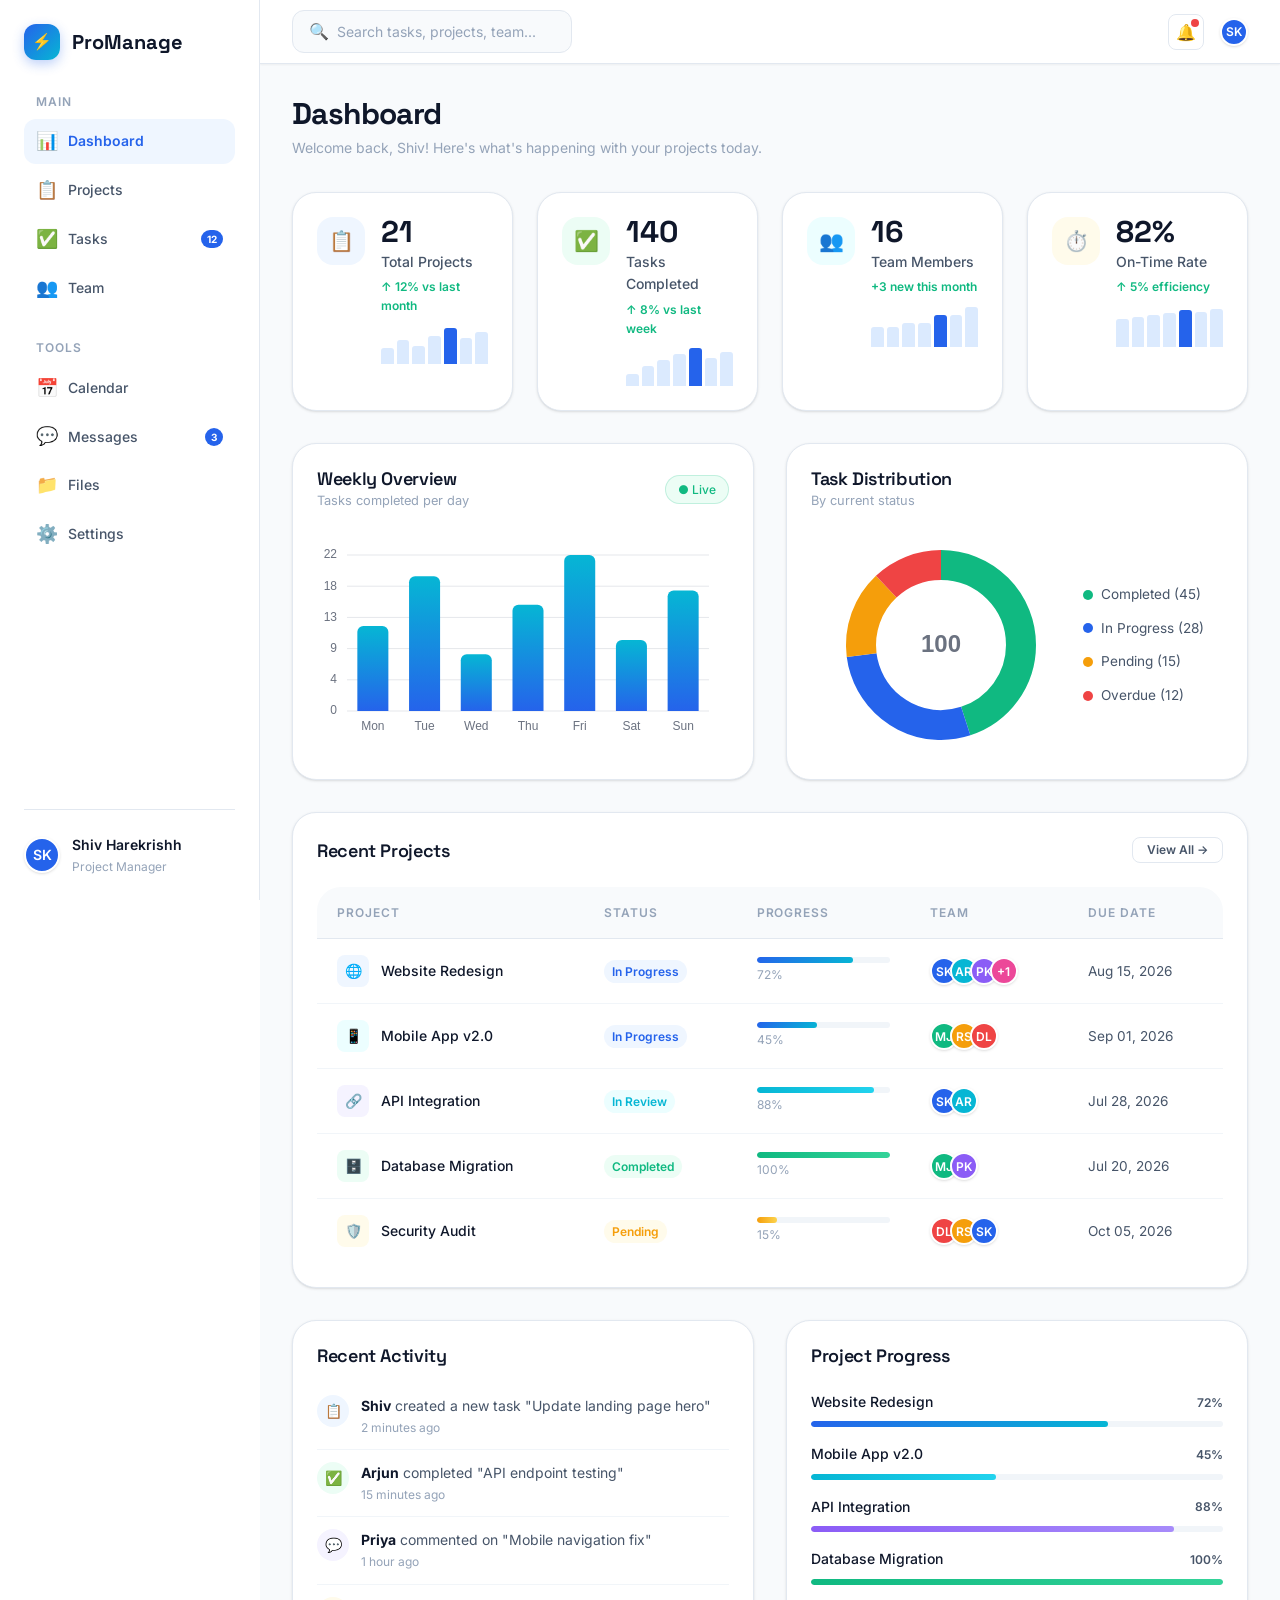
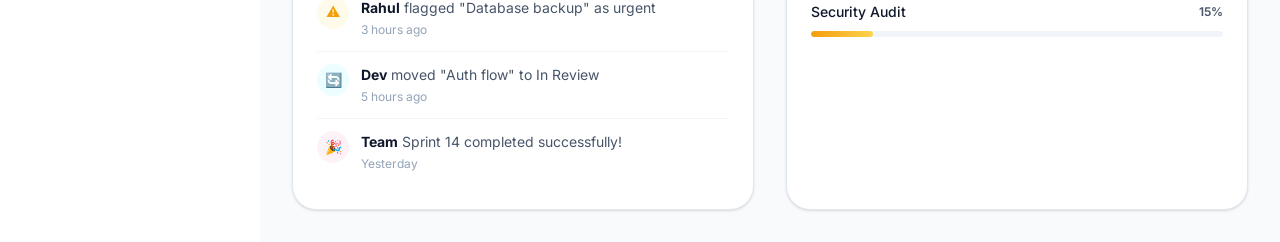
<file: dashboard.html>
<!DOCTYPE html>
<html lang="en">
<head>
  <meta charset="UTF-8">
  <meta name="viewport" content="width=device-width, initial-scale=1.0">
  <title>Dashboard — ProManage</title>
  <meta name="description" content="ProManage Dashboard - Track your projects, tasks, and team performance.">
  <link rel="stylesheet" href="css/main.css">
  <link rel="stylesheet" href="css/animations.css">
  <link rel="stylesheet" href="css/components.css">
</head>
<body>
  <!-- Sidebar + Main Content Layout -->
  <div class="dashboard-layout">
    
    <!-- SIDEBAR -->
    <aside class="sidebar" id="sidebar">
      <a href="index.html" class="sidebar-logo">
        <div class="sidebar-logo-icon">⚡</div> ProManage
      </a>

      <div class="sidebar-section">
        <div class="sidebar-section-title">Main</div>
        <a href="dashboard.html" class="sidebar-nav-item active">
          <span class="sidebar-nav-icon">📊</span> Dashboard
        </a>
        <a href="projects.html" class="sidebar-nav-item">
          <span class="sidebar-nav-icon">📋</span> Projects
        </a>
        <a href="tasks.html" class="sidebar-nav-item">
          <span class="sidebar-nav-icon">✅</span> Tasks <span class="sidebar-nav-badge">12</span>
        </a>
        <a href="team.html" class="sidebar-nav-item">
          <span class="sidebar-nav-icon">👥</span> Team
        </a>
      </div>

      <div class="sidebar-section">
        <div class="sidebar-section-title">Tools</div>
        <a href="#" class="sidebar-nav-item">
          <span class="sidebar-nav-icon">📅</span> Calendar
        </a>
        <a href="#" class="sidebar-nav-item">
          <span class="sidebar-nav-icon">💬</span> Messages <span class="sidebar-nav-badge">3</span>
        </a>
        <a href="#" class="sidebar-nav-item">
          <span class="sidebar-nav-icon">📁</span> Files
        </a>
        <a href="#" class="sidebar-nav-item">
          <span class="sidebar-nav-icon">⚙️</span> Settings
        </a>
      </div>

      <div style="margin-top:auto;padding-top:1.5rem;border-top:1px solid var(--color-border);display:flex;align-items:center;gap:0.75rem">
        <div class="avatar" style="background:#2563EB">SK</div>
        <div>
          <div style="font-size:0.875rem;font-weight:600;color:var(--color-text)">Shiv Harekrishh</div>
          <div style="font-size:0.75rem;color:var(--color-text-muted)">Project Manager</div>
        </div>
      </div>
    </aside>

    <!-- MAIN CONTENT -->
    <div class="dashboard-main">
      
      <!-- TOP BAR -->
      <div class="dashboard-topbar">
        <div style="display:flex;align-items:center;gap:1rem">
          <button class="sidebar-toggle btn btn-ghost btn-sm hide-desktop" style="font-size:1.25rem">☰</button>
          <div class="search-bar">
            <span class="search-bar-icon">🔍</span>
            <input type="text" placeholder="Search tasks, projects, team...">
          </div>
        </div>

        <div style="display:flex;align-items:center;gap:1rem">
          <button class="btn btn-ghost btn-icon" title="Notifications" style="position:relative">
            🔔
            <span style="position:absolute;top:4px;right:4px;width:8px;height:8px;background:var(--color-error);border-radius:50%"></span>
          </button>
          <div class="avatar avatar-sm" style="background:#2563EB">SK</div>
        </div>
      </div>

      <!-- CONTENT -->
      <div class="dashboard-content">
        
        <!-- Header -->
        <div class="dashboard-header">
          <h1 class="dashboard-title">Dashboard</h1>
          <p class="dashboard-subtitle">Welcome back, Shiv! Here's what's happening with your projects today.</p>
        </div>

        <!-- 4 STAT CARDS in a grid-4 -->
        <div class="grid grid-4 gap-6" style="margin-bottom:2rem">
          <!-- Card 1 -->
          <div class="stat-card animate-on-scroll">
            <div class="stat-icon" style="background:#EFF6FF;color:#2563EB">📋</div>
            <div class="stat-content">
              <div class="stat-value"><span class="counter" data-target="24">0</span></div>
              <div class="stat-label">Total Projects</div>
              <div class="stat-change up">↑ 12% vs last month</div>
              <div class="mini-chart" style="margin-top:0.5rem">
                <div class="mini-bar" data-height="40"></div>
                <div class="mini-bar" data-height="60"></div>
                <div class="mini-bar" data-height="45"></div>
                <div class="mini-bar" data-height="70"></div>
                <div class="mini-bar active" data-height="90"></div>
                <div class="mini-bar" data-height="65"></div>
                <div class="mini-bar" data-height="80"></div>
              </div>
            </div>
          </div>

          <!-- Card 2 -->
          <div class="stat-card animate-on-scroll delay-100">
            <div class="stat-icon" style="background:#ECFDF5;color:#10B981">✅</div>
            <div class="stat-content">
              <div class="stat-value"><span class="counter" data-target="156">0</span></div>
              <div class="stat-label">Tasks Completed</div>
              <div class="stat-change up">↑ 8% vs last week</div>
              <div class="mini-chart" style="margin-top:0.5rem">
                <div class="mini-bar" data-height="30"></div>
                <div class="mini-bar" data-height="50"></div>
                <div class="mini-bar" data-height="65"></div>
                <div class="mini-bar" data-height="80"></div>
                <div class="mini-bar active" data-height="95"></div>
                <div class="mini-bar" data-height="70"></div>
                <div class="mini-bar" data-height="85"></div>
              </div>
            </div>
          </div>

          <!-- Card 3 -->
          <div class="stat-card animate-on-scroll delay-200">
            <div class="stat-icon" style="background:#ECFEFF;color:#06B6D4">👥</div>
            <div class="stat-content">
              <div class="stat-value"><span class="counter" data-target="18">0</span></div>
              <div class="stat-label">Team Members</div>
              <div class="stat-change up">+3 new this month</div>
              <div class="mini-chart" style="margin-top:0.5rem">
                <div class="mini-bar" data-height="50"></div>
                <div class="mini-bar" data-height="50"></div>
                <div class="mini-bar" data-height="60"></div>
                <div class="mini-bar" data-height="60"></div>
                <div class="mini-bar active" data-height="80"></div>
                <div class="mini-bar" data-height="80"></div>
                <div class="mini-bar" data-height="100"></div>
              </div>
            </div>
          </div>

          <!-- Card 4 -->
          <div class="stat-card animate-on-scroll delay-300">
            <div class="stat-icon" style="background:#FFFBEB;color:#F59E0B">⏱️</div>
            <div class="stat-content">
              <div class="stat-value"><span class="counter" data-target="92">0</span>%</div>
              <div class="stat-label">On-Time Rate</div>
              <div class="stat-change up">↑ 5% efficiency</div>
              <div class="mini-chart" style="margin-top:0.5rem">
                <div class="mini-bar" data-height="70"></div>
                <div class="mini-bar" data-height="75"></div>
                <div class="mini-bar" data-height="80"></div>
                <div class="mini-bar" data-height="85"></div>
                <div class="mini-bar active" data-height="92"></div>
                <div class="mini-bar" data-height="88"></div>
                <div class="mini-bar" data-height="94"></div>
              </div>
            </div>
          </div>
        </div>

        <!-- CHARTS ROW (grid-2) -->
        <div class="grid grid-2 gap-8" style="margin-bottom: 2rem;">
          <!-- Bar Chart Card -->
          <div class="card animate-on-scroll">
            <div style="display:flex;justify-content:space-between;align-items:center;margin-bottom:1.5rem">
              <div>
                <h4 style="font-size:1.125rem;font-weight:600">Weekly Overview</h4>
                <p style="font-size:0.8rem;color:var(--color-text-muted)">Tasks completed per day</p>
              </div>
              <span class="chip chip-success">● Live</span>
            </div>
            <canvas id="barChart" width="600" height="300" style="width:100%;height:auto"></canvas>
          </div>

          <!-- Donut Chart Card -->
          <div class="card animate-on-scroll delay-200">
            <div style="display:flex;justify-content:space-between;align-items:center;margin-bottom:1.5rem">
              <div>
                <h4 style="font-size:1.125rem;font-weight:600">Task Distribution</h4>
                <p style="font-size:0.8rem;color:var(--color-text-muted)">By current status</p>
              </div>
            </div>
            <div style="display:flex;align-items:center;justify-content:center;gap:2rem;flex-wrap:wrap">
              <canvas id="donutChart" width="220" height="220"></canvas>
              <div>
                <div style="display:flex;align-items:center;gap:8px;margin-bottom:12px">
                  <span style="width:10px;height:10px;border-radius:50%;background:#10B981;display:inline-block"></span>
                  <span style="font-size:0.85rem;color:var(--color-text-secondary)">Completed (45)</span>
                </div>
                <div style="display:flex;align-items:center;gap:8px;margin-bottom:12px">
                  <span style="width:10px;height:10px;border-radius:50%;background:#2563EB;display:inline-block"></span>
                  <span style="font-size:0.85rem;color:var(--color-text-secondary)">In Progress (28)</span>
                </div>
                <div style="display:flex;align-items:center;gap:8px;margin-bottom:12px">
                  <span style="width:10px;height:10px;border-radius:50%;background:#F59E0B;display:inline-block"></span>
                  <span style="font-size:0.85rem;color:var(--color-text-secondary)">Pending (15)</span>
                </div>
                <div style="display:flex;align-items:center;gap:8px">
                  <span style="width:10px;height:10px;border-radius:50%;background:#EF4444;display:inline-block"></span>
                  <span style="font-size:0.85rem;color:var(--color-text-secondary)">Overdue (12)</span>
                </div>
              </div>
            </div>
          </div>
        </div>

        <!-- RECENT PROJECTS TABLE -->
        <div class="card animate-on-scroll" style="margin-bottom:2rem">
          <div style="display:flex;justify-content:space-between;align-items:center;margin-bottom:1.5rem">
            <div>
              <h4 style="font-size:1.125rem;font-weight:600">Recent Projects</h4>
            </div>
            <a href="projects.html" class="btn btn-ghost btn-sm">View All →</a>
          </div>
          <div class="table-wrap" style="border:none;box-shadow:none">
            <table class="table">
              <thead>
                <tr><th>Project</th><th>Status</th><th>Progress</th><th>Team</th><th>Due Date</th></tr>
              </thead>
              <tbody>
                <tr>
                  <td class="table-name"><span style="width:32px;height:32px;border-radius:8px;background:#EFF6FF;display:inline-flex;align-items:center;justify-content:center">🌐</span> Website Redesign</td>
                  <td><span class="badge badge-primary">In Progress</span></td>
                  <td style="min-width:140px"><div class="progress-wrap"><div class="progress-bar" style="width:72%"></div></div><span style="font-size:0.75rem;color:var(--color-text-muted)">72%</span></td>
                  <td><div class="avatar-group"><div class="avatar avatar-sm" style="background:#2563EB">SK</div><div class="avatar avatar-sm" style="background:#06B6D4">AR</div><div class="avatar avatar-sm" style="background:#8B5CF6">PK</div><div class="avatar avatar-sm" style="background:#EC4899">+1</div></div></td>
                  <td style="font-size:0.85rem;color:var(--color-text-secondary)">Aug 15, 2026</td>
                </tr>
                <tr>
                  <td class="table-name"><span style="width:32px;height:32px;border-radius:8px;background:#ECFEFF;display:inline-flex;align-items:center;justify-content:center">📱</span> Mobile App v2.0</td>
                  <td><span class="badge badge-primary">In Progress</span></td>
                  <td style="min-width:140px"><div class="progress-wrap"><div class="progress-bar" style="width:45%"></div></div><span style="font-size:0.75rem;color:var(--color-text-muted)">45%</span></td>
                  <td><div class="avatar-group"><div class="avatar avatar-sm" style="background:#10B981">MJ</div><div class="avatar avatar-sm" style="background:#F59E0B">RS</div><div class="avatar avatar-sm" style="background:#EF4444">DL</div></div></td>
                  <td style="font-size:0.85rem;color:var(--color-text-secondary)">Sep 01, 2026</td>
                </tr>
                <tr>
                  <td class="table-name"><span style="width:32px;height:32px;border-radius:8px;background:#F5F3FF;display:inline-flex;align-items:center;justify-content:center">🔗</span> API Integration</td>
                  <td><span class="badge badge-accent">In Review</span></td>
                  <td style="min-width:140px"><div class="progress-wrap"><div class="progress-bar progress-bar-accent" style="width:88%"></div></div><span style="font-size:0.75rem;color:var(--color-text-muted)">88%</span></td>
                  <td><div class="avatar-group"><div class="avatar avatar-sm" style="background:#2563EB">SK</div><div class="avatar avatar-sm" style="background:#06B6D4">AR</div></div></td>
                  <td style="font-size:0.85rem;color:var(--color-text-secondary)">Jul 28, 2026</td>
                </tr>
                <tr>
                  <td class="table-name"><span style="width:32px;height:32px;border-radius:8px;background:#ECFDF5;display:inline-flex;align-items:center;justify-content:center">🗄️</span> Database Migration</td>
                  <td><span class="badge badge-success">Completed</span></td>
                  <td style="min-width:140px"><div class="progress-wrap"><div class="progress-bar progress-bar-success" style="width:100%"></div></div><span style="font-size:0.75rem;color:var(--color-text-muted)">100%</span></td>
                  <td><div class="avatar-group"><div class="avatar avatar-sm" style="background:#10B981">MJ</div><div class="avatar avatar-sm" style="background:#8B5CF6">PK</div></div></td>
                  <td style="font-size:0.85rem;color:var(--color-text-secondary)">Jul 20, 2026</td>
                </tr>
                <tr>
                  <td class="table-name"><span style="width:32px;height:32px;border-radius:8px;background:#FFFBEB;display:inline-flex;align-items:center;justify-content:center">🛡️</span> Security Audit</td>
                  <td><span class="badge badge-warning">Pending</span></td>
                  <td style="min-width:140px"><div class="progress-wrap"><div class="progress-bar progress-bar-warning" style="width:15%"></div></div><span style="font-size:0.75rem;color:var(--color-text-muted)">15%</span></td>
                  <td><div class="avatar-group"><div class="avatar avatar-sm" style="background:#EF4444">DL</div><div class="avatar avatar-sm" style="background:#F59E0B">RS</div><div class="avatar avatar-sm" style="background:#2563EB">SK</div></div></td>
                  <td style="font-size:0.85rem;color:var(--color-text-secondary)">Oct 05, 2026</td>
                </tr>
              </tbody>
            </table>
          </div>
        </div>

        <!-- BOTTOM ROW: Activity Feed + Progress -->
        <div class="grid grid-2 gap-8">
          <!-- Activity Feed -->
          <div class="card animate-on-scroll">
            <h4 style="font-size:1.125rem;font-weight:600;margin-bottom:1rem">Recent Activity</h4>
            <div class="activity-item"><div class="activity-icon" style="background:#EFF6FF;color:#2563EB">📋</div><div><div class="activity-text"><strong>Shiv</strong> created a new task "Update landing page hero"</div><div class="activity-time">2 minutes ago</div></div></div>
            <div class="activity-item"><div class="activity-icon" style="background:#ECFDF5;color:#10B981">✅</div><div><div class="activity-text"><strong>Arjun</strong> completed "API endpoint testing"</div><div class="activity-time">15 minutes ago</div></div></div>
            <div class="activity-item"><div class="activity-icon" style="background:#F5F3FF;color:#8B5CF6">💬</div><div><div class="activity-text"><strong>Priya</strong> commented on "Mobile navigation fix"</div><div class="activity-time">1 hour ago</div></div></div>
            <div class="activity-item"><div class="activity-icon" style="background:#FFFBEB;color:#F59E0B">⚠️</div><div><div class="activity-text"><strong>Rahul</strong> flagged "Database backup" as urgent</div><div class="activity-time">3 hours ago</div></div></div>
            <div class="activity-item"><div class="activity-icon" style="background:#ECFEFF;color:#06B6D4">🔄</div><div><div class="activity-text"><strong>Dev</strong> moved "Auth flow" to In Review</div><div class="activity-time">5 hours ago</div></div></div>
            <div class="activity-item"><div class="activity-icon" style="background:#FDF2F8;color:#EC4899">🎉</div><div><div class="activity-text"><strong>Team</strong> Sprint 14 completed successfully!</div><div class="activity-time">Yesterday</div></div></div>
          </div>

          <!-- Project Progress -->
          <div class="card animate-on-scroll delay-200">
            <h4 style="font-size:1.125rem;font-weight:600;margin-bottom:1.5rem">Project Progress</h4>
            <div class="progress-labeled"><div class="progress-header"><span class="progress-name">Website Redesign</span><span class="progress-percent">72%</span></div><div class="progress-wrap"><div class="progress-bar" style="width:72%"></div></div></div>
            <div class="progress-labeled"><div class="progress-header"><span class="progress-name">Mobile App v2.0</span><span class="progress-percent">45%</span></div><div class="progress-wrap"><div class="progress-bar progress-bar-accent" style="width:45%"></div></div></div>
            <div class="progress-labeled"><div class="progress-header"><span class="progress-name">API Integration</span><span class="progress-percent">88%</span></div><div class="progress-wrap"><div class="progress-bar progress-bar-purple" style="width:88%"></div></div></div>
            <div class="progress-labeled"><div class="progress-header"><span class="progress-name">Database Migration</span><span class="progress-percent">100%</span></div><div class="progress-wrap"><div class="progress-bar progress-bar-success" style="width:100%"></div></div></div>
            <div class="progress-labeled"><div class="progress-header"><span class="progress-name">Security Audit</span><span class="progress-percent">15%</span></div><div class="progress-wrap"><div class="progress-bar progress-bar-warning" style="width:15%"></div></div></div>
          </div>
        </div>

      </div>
    </div>
  </div>

  <script src="js/main.js"></script>
  <script src="js/dashboard.js"></script>
</body>
</html>
</file>
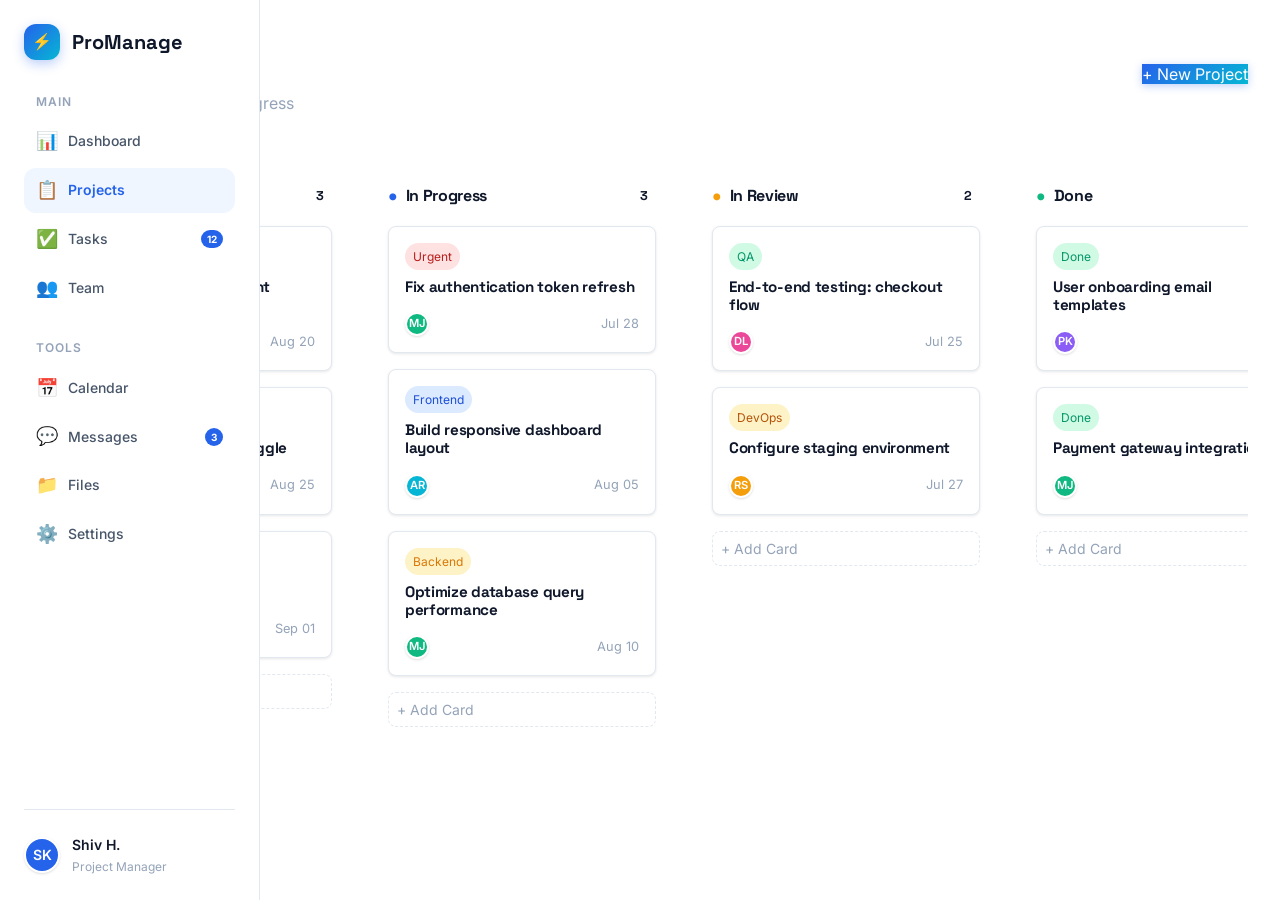
<file: projects.html>
<!DOCTYPE html>
<html lang="en">
<head>
  <meta charset="UTF-8">
  <meta name="viewport" content="width=device-width, initial-scale=1.0">
  <title>Projects — ProManage</title>
  <meta name="description" content="Project Management Kanban Board">
  <link rel="stylesheet" href="css/main.css">
  <link rel="stylesheet" href="css/animations.css">
  <link rel="stylesheet" href="css/components.css">
</head>
<body>
  <div class="dashboard-layout">
    <aside class="sidebar">
      <a href="index.html" class="sidebar-logo"><div class="sidebar-logo-icon">⚡</div> ProManage</a>
      <div class="sidebar-section">
        <div class="sidebar-section-title">Main</div>
        <a href="dashboard.html" class="sidebar-nav-item"><span class="sidebar-nav-icon">📊</span> Dashboard</a>
        <a href="projects.html" class="sidebar-nav-item active"><span class="sidebar-nav-icon">📋</span> Projects</a>
        <a href="tasks.html" class="sidebar-nav-item"><span class="sidebar-nav-icon">✅</span> Tasks <span class="sidebar-nav-badge">12</span></a>
        <a href="team.html" class="sidebar-nav-item"><span class="sidebar-nav-icon">👥</span> Team</a>
      </div>
      <div class="sidebar-section">
        <div class="sidebar-section-title">Tools</div>
        <a href="#" class="sidebar-nav-item"><span class="sidebar-nav-icon">📅</span> Calendar</a>
        <a href="#" class="sidebar-nav-item"><span class="sidebar-nav-icon">💬</span> Messages <span class="sidebar-nav-badge">3</span></a>
        <a href="#" class="sidebar-nav-item"><span class="sidebar-nav-icon">📁</span> Files</a>
        <a href="#" class="sidebar-nav-item"><span class="sidebar-nav-icon">⚙️</span> Settings</a>
      </div>
      <div style="margin-top:auto;padding-top:1.5rem;border-top:1px solid var(--color-border);display:flex;align-items:center;gap:0.75rem">
        <div class="avatar" style="background:#2563EB">SK</div>
        <div><div style="font-size:0.875rem;font-weight:600;color:var(--color-text)">Shiv H.</div><div style="font-size:0.75rem;color:var(--color-text-muted)">Project Manager</div></div>
      </div>
    </aside>
    
    <main class="dashboard-content">
      <div style="display: flex; justify-content: space-between; align-items: center; margin-bottom: 2rem;">
        <div>
          <h2>Projects</h2>
          <p style="color: var(--color-text-muted);">Manage and track project progress</p>
        </div>
        <button class="btn-primary">+ New Project</button>
      </div>

      <div class="kanban-board" style="display: flex; gap: 1.5rem; overflow-x: auto; padding-bottom: 1rem;">
        <div class="kanban-column" style="flex: 0 0 300px; background: var(--color-bg-secondary); border-radius: 0.5rem; padding: 1rem;">
          <h3 style="margin-bottom: 1rem; display: flex; align-items: center; justify-content: space-between; font-size: 1rem;"><span style="display:flex;align-items:center;gap:0.5rem;"><span style="color:#94A3B8; font-size: 1.5rem;">•</span> Backlog</span> <span style="background: var(--color-bg); padding: 0.25rem 0.5rem; border-radius: 1rem; font-size: 0.8rem;">3</span></h3>
          <div class="kanban-card" draggable="true" style="background: var(--color-bg); padding: 1rem; border-radius: 0.5rem; box-shadow: 0 1px 3px rgba(0,0,0,0.1); margin-bottom: 1rem; cursor: grab;">
            <span class="chip-purple" style="font-size:0.75rem; padding:0.25rem 0.5rem; border-radius:1rem; background:#E9D5FF; color:#6B21A8; margin-bottom: 0.5rem; display: inline-block;">Design</span>
            <h4 style="font-size: 0.95rem; margin-bottom: 1rem;">Design system component library</h4>
            <div class="kanban-card-footer" style="display: flex; justify-content: space-between; align-items: center; font-size: 0.8rem; color: var(--color-text-muted);">
              <div class="avatar" style="width:24px;height:24px;font-size:0.7rem;background:#8B5CF6">PK</div>
              <span>Aug 20</span>
            </div>
          </div>
          <div class="kanban-card" draggable="true" style="background: var(--color-bg); padding: 1rem; border-radius: 0.5rem; box-shadow: 0 1px 3px rgba(0,0,0,0.1); margin-bottom: 1rem; cursor: grab;">
            <span class="chip-primary" style="font-size:0.75rem; padding:0.25rem 0.5rem; border-radius:1rem; background:#DBEAFE; color:#1D4ED8; margin-bottom: 0.5rem; display: inline-block;">Frontend</span>
            <h4 style="font-size: 0.95rem; margin-bottom: 1rem;">Implement dark mode toggle</h4>
            <div class="kanban-card-footer" style="display: flex; justify-content: space-between; align-items: center; font-size: 0.8rem; color: var(--color-text-muted);">
              <div class="avatar" style="width:24px;height:24px;font-size:0.7rem;background:#06B6D4">AR</div>
              <span>Aug 25</span>
            </div>
          </div>
          <div class="kanban-card" draggable="true" style="background: var(--color-bg); padding: 1rem; border-radius: 0.5rem; box-shadow: 0 1px 3px rgba(0,0,0,0.1); margin-bottom: 1rem; cursor: grab;">
            <span class="chip-accent" style="font-size:0.75rem; padding:0.25rem 0.5rem; border-radius:1rem; background:#FEF3C7; color:#B45309; margin-bottom: 0.5rem; display: inline-block;">Research</span>
            <h4 style="font-size: 0.95rem; margin-bottom: 1rem;">Evaluate new CI/CD tools</h4>
            <div class="kanban-card-footer" style="display: flex; justify-content: space-between; align-items: center; font-size: 0.8rem; color: var(--color-text-muted);">
              <div class="avatar" style="width:24px;height:24px;font-size:0.7rem;background:#F59E0B">RS</div>
              <span>Sep 01</span>
            </div>
          </div>
          <button class="kanban-add-btn" style="width: 100%; padding: 0.5rem; border: 1px dashed var(--color-border); background: transparent; border-radius: 0.5rem; cursor: pointer; color: var(--color-text-muted);">+ Add Card</button>
        </div>

        <div class="kanban-column" style="flex: 0 0 300px; background: var(--color-bg-secondary); border-radius: 0.5rem; padding: 1rem;">
          <h3 style="margin-bottom: 1rem; display: flex; align-items: center; justify-content: space-between; font-size: 1rem;"><span style="display:flex;align-items:center;gap:0.5rem;"><span style="color:#2563EB; font-size: 1.5rem;">•</span> In Progress</span> <span style="background: var(--color-bg); padding: 0.25rem 0.5rem; border-radius: 1rem; font-size: 0.8rem;">3</span></h3>
          <div class="kanban-card" draggable="true" style="background: var(--color-bg); padding: 1rem; border-radius: 0.5rem; box-shadow: 0 1px 3px rgba(0,0,0,0.1); margin-bottom: 1rem; cursor: grab;">
            <span class="chip-error" style="font-size:0.75rem; padding:0.25rem 0.5rem; border-radius:1rem; background:#FEE2E2; color:#B91C1C; margin-bottom: 0.5rem; display: inline-block;">Urgent</span>
            <h4 style="font-size: 0.95rem; margin-bottom: 1rem;">Fix authentication token refresh</h4>
            <div class="kanban-card-footer" style="display: flex; justify-content: space-between; align-items: center; font-size: 0.8rem; color: var(--color-text-muted);">
              <div class="avatar" style="width:24px;height:24px;font-size:0.7rem;background:#10B981">MJ</div>
              <span>Jul 28</span>
            </div>
          </div>
          <div class="kanban-card" draggable="true" style="background: var(--color-bg); padding: 1rem; border-radius: 0.5rem; box-shadow: 0 1px 3px rgba(0,0,0,0.1); margin-bottom: 1rem; cursor: grab;">
            <span class="chip-primary" style="font-size:0.75rem; padding:0.25rem 0.5rem; border-radius:1rem; background:#DBEAFE; color:#1D4ED8; margin-bottom: 0.5rem; display: inline-block;">Frontend</span>
            <h4 style="font-size: 0.95rem; margin-bottom: 1rem;">Build responsive dashboard layout</h4>
            <div class="kanban-card-footer" style="display: flex; justify-content: space-between; align-items: center; font-size: 0.8rem; color: var(--color-text-muted);">
              <div class="avatar" style="width:24px;height:24px;font-size:0.7rem;background:#06B6D4">AR</div>
              <span>Aug 05</span>
            </div>
          </div>
          <div class="kanban-card" draggable="true" style="background: var(--color-bg); padding: 1rem; border-radius: 0.5rem; box-shadow: 0 1px 3px rgba(0,0,0,0.1); margin-bottom: 1rem; cursor: grab;">
            <span class="chip-warning" style="font-size:0.75rem; padding:0.25rem 0.5rem; border-radius:1rem; background:#FEF3C7; color:#D97706; margin-bottom: 0.5rem; display: inline-block;">Backend</span>
            <h4 style="font-size: 0.95rem; margin-bottom: 1rem;">Optimize database query performance</h4>
            <div class="kanban-card-footer" style="display: flex; justify-content: space-between; align-items: center; font-size: 0.8rem; color: var(--color-text-muted);">
              <div class="avatar" style="width:24px;height:24px;font-size:0.7rem;background:#10B981">MJ</div>
              <span>Aug 10</span>
            </div>
          </div>
          <button class="kanban-add-btn" style="width: 100%; padding: 0.5rem; border: 1px dashed var(--color-border); background: transparent; border-radius: 0.5rem; cursor: pointer; color: var(--color-text-muted);">+ Add Card</button>
        </div>

        <div class="kanban-column" style="flex: 0 0 300px; background: var(--color-bg-secondary); border-radius: 0.5rem; padding: 1rem;">
          <h3 style="margin-bottom: 1rem; display: flex; align-items: center; justify-content: space-between; font-size: 1rem;"><span style="display:flex;align-items:center;gap:0.5rem;"><span style="color:#F59E0B; font-size: 1.5rem;">•</span> In Review</span> <span style="background: var(--color-bg); padding: 0.25rem 0.5rem; border-radius: 1rem; font-size: 0.8rem;">2</span></h3>
          <div class="kanban-card" draggable="true" style="background: var(--color-bg); padding: 1rem; border-radius: 0.5rem; box-shadow: 0 1px 3px rgba(0,0,0,0.1); margin-bottom: 1rem; cursor: grab;">
            <span class="chip-success" style="font-size:0.75rem; padding:0.25rem 0.5rem; border-radius:1rem; background:#D1FAE5; color:#059669; margin-bottom: 0.5rem; display: inline-block;">QA</span>
            <h4 style="font-size: 0.95rem; margin-bottom: 1rem;">End-to-end testing: checkout flow</h4>
            <div class="kanban-card-footer" style="display: flex; justify-content: space-between; align-items: center; font-size: 0.8rem; color: var(--color-text-muted);">
              <div class="avatar" style="width:24px;height:24px;font-size:0.7rem;background:#EC4899">DL</div>
              <span>Jul 25</span>
            </div>
          </div>
          <div class="kanban-card" draggable="true" style="background: var(--color-bg); padding: 1rem; border-radius: 0.5rem; box-shadow: 0 1px 3px rgba(0,0,0,0.1); margin-bottom: 1rem; cursor: grab;">
            <span class="chip-accent" style="font-size:0.75rem; padding:0.25rem 0.5rem; border-radius:1rem; background:#FEF3C7; color:#B45309; margin-bottom: 0.5rem; display: inline-block;">DevOps</span>
            <h4 style="font-size: 0.95rem; margin-bottom: 1rem;">Configure staging environment</h4>
            <div class="kanban-card-footer" style="display: flex; justify-content: space-between; align-items: center; font-size: 0.8rem; color: var(--color-text-muted);">
              <div class="avatar" style="width:24px;height:24px;font-size:0.7rem;background:#F59E0B">RS</div>
              <span>Jul 27</span>
            </div>
          </div>
          <button class="kanban-add-btn" style="width: 100%; padding: 0.5rem; border: 1px dashed var(--color-border); background: transparent; border-radius: 0.5rem; cursor: pointer; color: var(--color-text-muted);">+ Add Card</button>
        </div>

        <div class="kanban-column" style="flex: 0 0 300px; background: var(--color-bg-secondary); border-radius: 0.5rem; padding: 1rem;">
          <h3 style="margin-bottom: 1rem; display: flex; align-items: center; justify-content: space-between; font-size: 1rem;"><span style="display:flex;align-items:center;gap:0.5rem;"><span style="color:#10B981; font-size: 1.5rem;">•</span> Done</span> <span style="background: var(--color-bg); padding: 0.25rem 0.5rem; border-radius: 1rem; font-size: 0.8rem;">2</span></h3>
          <div class="kanban-card" draggable="true" style="background: var(--color-bg); padding: 1rem; border-radius: 0.5rem; box-shadow: 0 1px 3px rgba(0,0,0,0.1); margin-bottom: 1rem; cursor: grab;">
            <span class="chip-success" style="font-size:0.75rem; padding:0.25rem 0.5rem; border-radius:1rem; background:#D1FAE5; color:#059669; margin-bottom: 0.5rem; display: inline-block;">Done</span>
            <h4 style="font-size: 0.95rem; margin-bottom: 1rem;">User onboarding email templates</h4>
            <div class="kanban-card-footer" style="display: flex; justify-content: space-between; align-items: center; font-size: 0.8rem; color: var(--color-text-muted);">
              <div class="avatar" style="width:24px;height:24px;font-size:0.7rem;background:#8B5CF6">PK</div>
              <span>Jul 18</span>
            </div>
          </div>
          <div class="kanban-card" draggable="true" style="background: var(--color-bg); padding: 1rem; border-radius: 0.5rem; box-shadow: 0 1px 3px rgba(0,0,0,0.1); margin-bottom: 1rem; cursor: grab;">
            <span class="chip-success" style="font-size:0.75rem; padding:0.25rem 0.5rem; border-radius:1rem; background:#D1FAE5; color:#059669; margin-bottom: 0.5rem; display: inline-block;">Done</span>
            <h4 style="font-size: 0.95rem; margin-bottom: 1rem;">Payment gateway integration</h4>
            <div class="kanban-card-footer" style="display: flex; justify-content: space-between; align-items: center; font-size: 0.8rem; color: var(--color-text-muted);">
              <div class="avatar" style="width:24px;height:24px;font-size:0.7rem;background:#10B981">MJ</div>
              <span>Jul 15</span>
            </div>
          </div>
          <button class="kanban-add-btn" style="width: 100%; padding: 0.5rem; border: 1px dashed var(--color-border); background: transparent; border-radius: 0.5rem; cursor: pointer; color: var(--color-text-muted);">+ Add Card</button>
        </div>
      </div>
    </main>
  </div>
  <script src="js/main.js"></script>
  <script src="js/kanban.js"></script>
</body>
</html>
</file>
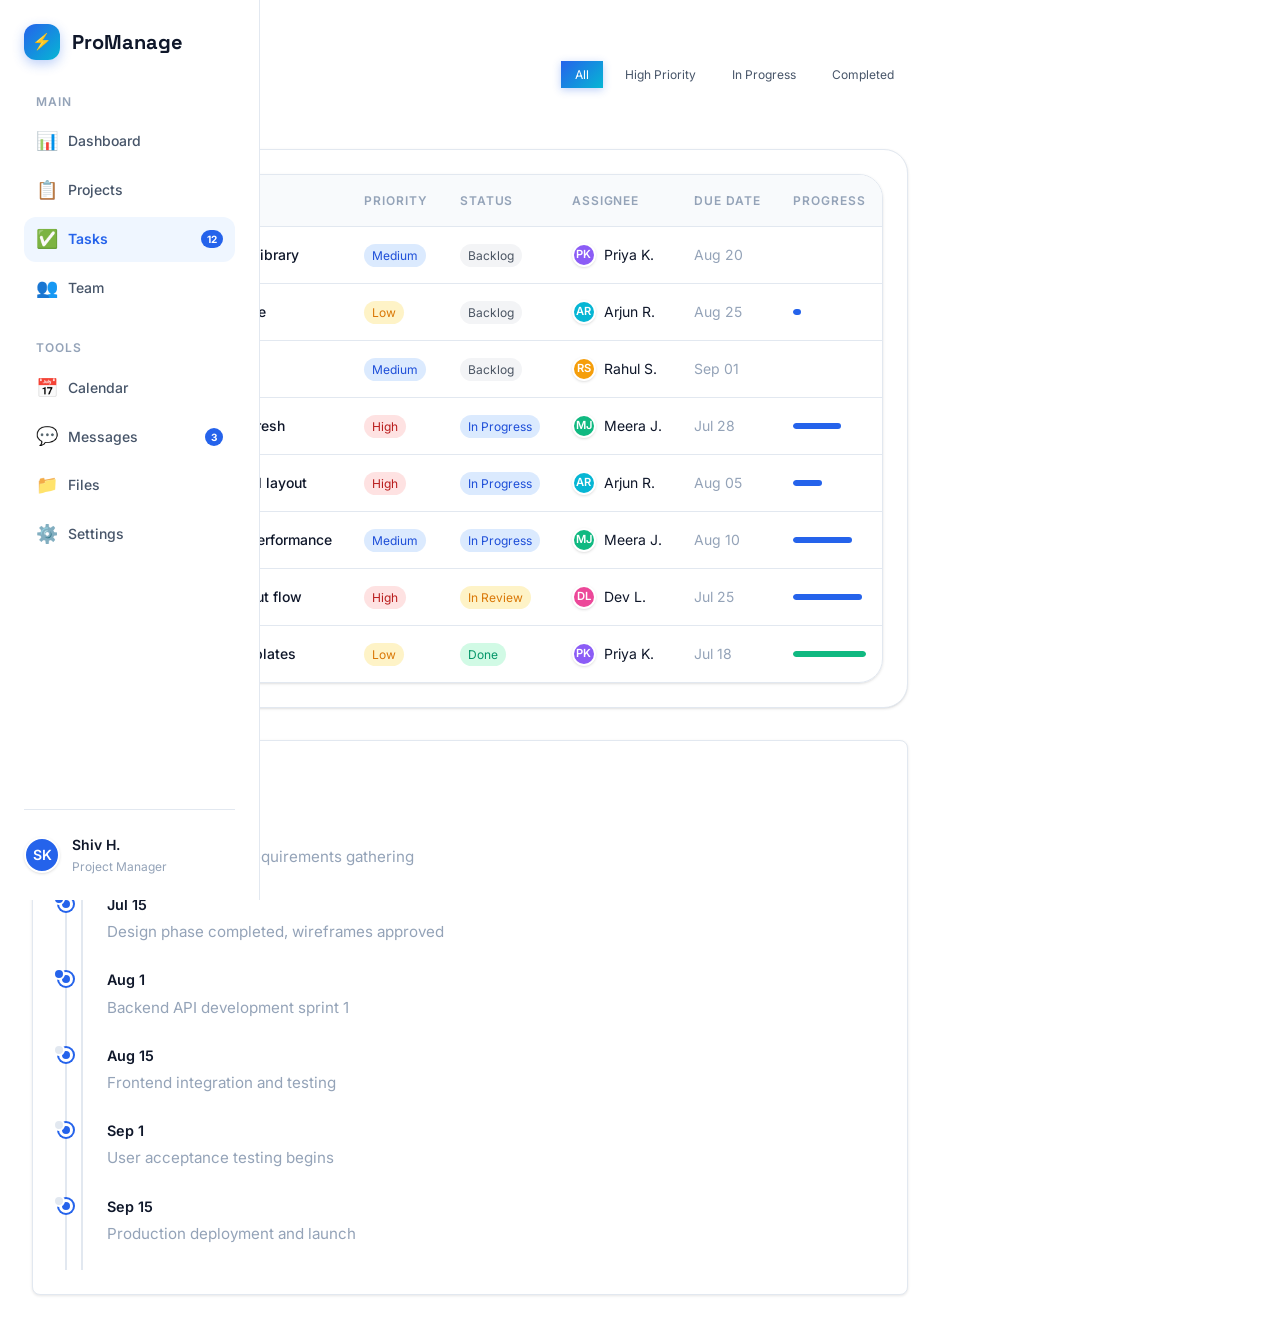
<file: tasks.html>
<!DOCTYPE html>
<html lang="en">
<head>
  <meta charset="UTF-8">
  <meta name="viewport" content="width=device-width, initial-scale=1.0">
  <title>Tasks — ProManage</title>
  <meta name="description" content="Manage your tasks in ProManage">
  <link rel="stylesheet" href="css/main.css">
  <link rel="stylesheet" href="css/animations.css">
  <link rel="stylesheet" href="css/components.css">
</head>
<body>
  <div class="dashboard-layout">
    <aside class="sidebar">
      <a href="index.html" class="sidebar-logo"><div class="sidebar-logo-icon">⚡</div> ProManage</a>
      <div class="sidebar-section">
        <div class="sidebar-section-title">Main</div>
        <a href="dashboard.html" class="sidebar-nav-item"><span class="sidebar-nav-icon">📊</span> Dashboard</a>
        <a href="projects.html" class="sidebar-nav-item"><span class="sidebar-nav-icon">📋</span> Projects</a>
        <a href="tasks.html" class="sidebar-nav-item active"><span class="sidebar-nav-icon">✅</span> Tasks <span class="sidebar-nav-badge">12</span></a>
        <a href="team.html" class="sidebar-nav-item"><span class="sidebar-nav-icon">👥</span> Team</a>
      </div>
      <div class="sidebar-section">
        <div class="sidebar-section-title">Tools</div>
        <a href="#" class="sidebar-nav-item"><span class="sidebar-nav-icon">📅</span> Calendar</a>
        <a href="#" class="sidebar-nav-item"><span class="sidebar-nav-icon">💬</span> Messages <span class="sidebar-nav-badge">3</span></a>
        <a href="#" class="sidebar-nav-item"><span class="sidebar-nav-icon">📁</span> Files</a>
        <a href="#" class="sidebar-nav-item"><span class="sidebar-nav-icon">⚙️</span> Settings</a>
      </div>
      <div style="margin-top:auto;padding-top:1.5rem;border-top:1px solid var(--color-border);display:flex;align-items:center;gap:0.75rem">
        <div class="avatar" style="background:#2563EB">SK</div>
        <div><div style="font-size:0.875rem;font-weight:600;color:var(--color-text)">Shiv H.</div><div style="font-size:0.75rem;color:var(--color-text-muted)">Project Manager</div></div>
      </div>
    </aside>
    
    <main class="dashboard-content">
      <div style="display: flex; justify-content: space-between; align-items: center; margin-bottom: 2rem;">
        <div>
          <h2>Tasks</h2>
          <p style="color: var(--color-text-muted);">View and filter all project tasks</p>
        </div>
        <div style="display: flex; gap: 0.5rem;">
          <button class="btn-primary btn-sm">All</button>
          <button class="btn-ghost btn-sm">High Priority</button>
          <button class="btn-ghost btn-sm">In Progress</button>
          <button class="btn-ghost btn-sm">Completed</button>
        </div>
      </div>

      <div class="card" style="margin-bottom: 2rem;">
        <div class="table-wrap" style="overflow-x: auto;">
          <table class="table" style="width: 100%; border-collapse: collapse; text-align: left;">
            <thead>
              <tr style="border-bottom: 1px solid var(--color-border);">
                <th style="padding: 1rem;">Task</th>
                <th style="padding: 1rem;">Priority</th>
                <th style="padding: 1rem;">Status</th>
                <th style="padding: 1rem;">Assignee</th>
                <th style="padding: 1rem;">Due Date</th>
                <th style="padding: 1rem;">Progress</th>
              </tr>
            </thead>
            <tbody>
              <tr style="border-bottom: 1px solid var(--color-border);">
                <td style="padding: 1rem; font-weight: 500;">Design system component library</td>
                <td style="padding: 1rem;"><span style="padding:0.25rem 0.5rem; border-radius:1rem; background:#DBEAFE; color:#1D4ED8; font-size:0.75rem;">Medium</span></td>
                <td style="padding: 1rem;"><span style="padding:0.25rem 0.5rem; border-radius:1rem; background:#F3F4F6; color:#4B5563; font-size:0.75rem;">Backlog</span></td>
                <td style="padding: 1rem;"><div style="display:flex;align-items:center;gap:0.5rem;"><div class="avatar" style="width:24px;height:24px;font-size:0.7rem;background:#8B5CF6">PK</div> Priya K.</div></td>
                <td style="padding: 1rem; color: var(--color-text-muted);">Aug 20</td>
                <td style="padding: 1rem;">
                  <div class="progress-wrap" style="width: 100%; background: var(--color-bg-secondary); border-radius: 1rem; height: 6px; overflow: hidden;">
                    <div class="progress-bar" style="width: 0%; background: var(--color-primary); height: 100%;"></div>
                  </div>
                </td>
              </tr>
              <tr style="border-bottom: 1px solid var(--color-border);">
                <td style="padding: 1rem; font-weight: 500;">Implement dark mode toggle</td>
                <td style="padding: 1rem;"><span style="padding:0.25rem 0.5rem; border-radius:1rem; background:#FEF3C7; color:#D97706; font-size:0.75rem;">Low</span></td>
                <td style="padding: 1rem;"><span style="padding:0.25rem 0.5rem; border-radius:1rem; background:#F3F4F6; color:#4B5563; font-size:0.75rem;">Backlog</span></td>
                <td style="padding: 1rem;"><div style="display:flex;align-items:center;gap:0.5rem;"><div class="avatar" style="width:24px;height:24px;font-size:0.7rem;background:#06B6D4">AR</div> Arjun R.</div></td>
                <td style="padding: 1rem; color: var(--color-text-muted);">Aug 25</td>
                <td style="padding: 1rem;">
                  <div class="progress-wrap" style="width: 100%; background: var(--color-bg-secondary); border-radius: 1rem; height: 6px; overflow: hidden;">
                    <div class="progress-bar" style="width: 10%; background: var(--color-primary); height: 100%;"></div>
                  </div>
                </td>
              </tr>
              <tr style="border-bottom: 1px solid var(--color-border);">
                <td style="padding: 1rem; font-weight: 500;">Evaluate new CI/CD tools</td>
                <td style="padding: 1rem;"><span style="padding:0.25rem 0.5rem; border-radius:1rem; background:#DBEAFE; color:#1D4ED8; font-size:0.75rem;">Medium</span></td>
                <td style="padding: 1rem;"><span style="padding:0.25rem 0.5rem; border-radius:1rem; background:#F3F4F6; color:#4B5563; font-size:0.75rem;">Backlog</span></td>
                <td style="padding: 1rem;"><div style="display:flex;align-items:center;gap:0.5rem;"><div class="avatar" style="width:24px;height:24px;font-size:0.7rem;background:#F59E0B">RS</div> Rahul S.</div></td>
                <td style="padding: 1rem; color: var(--color-text-muted);">Sep 01</td>
                <td style="padding: 1rem;">
                  <div class="progress-wrap" style="width: 100%; background: var(--color-bg-secondary); border-radius: 1rem; height: 6px; overflow: hidden;">
                    <div class="progress-bar" style="width: 0%; background: var(--color-primary); height: 100%;"></div>
                  </div>
                </td>
              </tr>
              <tr style="border-bottom: 1px solid var(--color-border);">
                <td style="padding: 1rem; font-weight: 500;">Fix authentication token refresh</td>
                <td style="padding: 1rem;"><span style="padding:0.25rem 0.5rem; border-radius:1rem; background:#FEE2E2; color:#B91C1C; font-size:0.75rem;">High</span></td>
                <td style="padding: 1rem;"><span style="padding:0.25rem 0.5rem; border-radius:1rem; background:#DBEAFE; color:#1D4ED8; font-size:0.75rem;">In Progress</span></td>
                <td style="padding: 1rem;"><div style="display:flex;align-items:center;gap:0.5rem;"><div class="avatar" style="width:24px;height:24px;font-size:0.7rem;background:#10B981">MJ</div> Meera J.</div></td>
                <td style="padding: 1rem; color: var(--color-text-muted);">Jul 28</td>
                <td style="padding: 1rem;">
                  <div class="progress-wrap" style="width: 100%; background: var(--color-bg-secondary); border-radius: 1rem; height: 6px; overflow: hidden;">
                    <div class="progress-bar" style="width: 65%; background: var(--color-primary); height: 100%;"></div>
                  </div>
                </td>
              </tr>
              <tr style="border-bottom: 1px solid var(--color-border);">
                <td style="padding: 1rem; font-weight: 500;">Build responsive dashboard layout</td>
                <td style="padding: 1rem;"><span style="padding:0.25rem 0.5rem; border-radius:1rem; background:#FEE2E2; color:#B91C1C; font-size:0.75rem;">High</span></td>
                <td style="padding: 1rem;"><span style="padding:0.25rem 0.5rem; border-radius:1rem; background:#DBEAFE; color:#1D4ED8; font-size:0.75rem;">In Progress</span></td>
                <td style="padding: 1rem;"><div style="display:flex;align-items:center;gap:0.5rem;"><div class="avatar" style="width:24px;height:24px;font-size:0.7rem;background:#06B6D4">AR</div> Arjun R.</div></td>
                <td style="padding: 1rem; color: var(--color-text-muted);">Aug 05</td>
                <td style="padding: 1rem;">
                  <div class="progress-wrap" style="width: 100%; background: var(--color-bg-secondary); border-radius: 1rem; height: 6px; overflow: hidden;">
                    <div class="progress-bar" style="width: 40%; background: var(--color-primary); height: 100%;"></div>
                  </div>
                </td>
              </tr>
              <tr style="border-bottom: 1px solid var(--color-border);">
                <td style="padding: 1rem; font-weight: 500;">Optimize database query performance</td>
                <td style="padding: 1rem;"><span style="padding:0.25rem 0.5rem; border-radius:1rem; background:#DBEAFE; color:#1D4ED8; font-size:0.75rem;">Medium</span></td>
                <td style="padding: 1rem;"><span style="padding:0.25rem 0.5rem; border-radius:1rem; background:#DBEAFE; color:#1D4ED8; font-size:0.75rem;">In Progress</span></td>
                <td style="padding: 1rem;"><div style="display:flex;align-items:center;gap:0.5rem;"><div class="avatar" style="width:24px;height:24px;font-size:0.7rem;background:#10B981">MJ</div> Meera J.</div></td>
                <td style="padding: 1rem; color: var(--color-text-muted);">Aug 10</td>
                <td style="padding: 1rem;">
                  <div class="progress-wrap" style="width: 100%; background: var(--color-bg-secondary); border-radius: 1rem; height: 6px; overflow: hidden;">
                    <div class="progress-bar" style="width: 80%; background: var(--color-primary); height: 100%;"></div>
                  </div>
                </td>
              </tr>
              <tr style="border-bottom: 1px solid var(--color-border);">
                <td style="padding: 1rem; font-weight: 500;">End-to-end testing: checkout flow</td>
                <td style="padding: 1rem;"><span style="padding:0.25rem 0.5rem; border-radius:1rem; background:#FEE2E2; color:#B91C1C; font-size:0.75rem;">High</span></td>
                <td style="padding: 1rem;"><span style="padding:0.25rem 0.5rem; border-radius:1rem; background:#FEF3C7; color:#D97706; font-size:0.75rem;">In Review</span></td>
                <td style="padding: 1rem;"><div style="display:flex;align-items:center;gap:0.5rem;"><div class="avatar" style="width:24px;height:24px;font-size:0.7rem;background:#EC4899">DL</div> Dev L.</div></td>
                <td style="padding: 1rem; color: var(--color-text-muted);">Jul 25</td>
                <td style="padding: 1rem;">
                  <div class="progress-wrap" style="width: 100%; background: var(--color-bg-secondary); border-radius: 1rem; height: 6px; overflow: hidden;">
                    <div class="progress-bar" style="width: 95%; background: var(--color-primary); height: 100%;"></div>
                  </div>
                </td>
              </tr>
              <tr>
                <td style="padding: 1rem; font-weight: 500;">User onboarding email templates</td>
                <td style="padding: 1rem;"><span style="padding:0.25rem 0.5rem; border-radius:1rem; background:#FEF3C7; color:#D97706; font-size:0.75rem;">Low</span></td>
                <td style="padding: 1rem;"><span style="padding:0.25rem 0.5rem; border-radius:1rem; background:#D1FAE5; color:#059669; font-size:0.75rem;">Done</span></td>
                <td style="padding: 1rem;"><div style="display:flex;align-items:center;gap:0.5rem;"><div class="avatar" style="width:24px;height:24px;font-size:0.7rem;background:#8B5CF6">PK</div> Priya K.</div></td>
                <td style="padding: 1rem; color: var(--color-text-muted);">Jul 18</td>
                <td style="padding: 1rem;">
                  <div class="progress-wrap" style="width: 100%; background: var(--color-bg-secondary); border-radius: 1rem; height: 6px; overflow: hidden;">
                    <div class="progress-bar" style="width: 100%; background: var(--color-success, #10B981); height: 100%;"></div>
                  </div>
                </td>
              </tr>
            </tbody>
          </table>
        </div>
      </div>

      <div class="card" style="padding: 1.5rem; background: var(--color-bg); border-radius: 0.5rem; box-shadow: 0 1px 3px rgba(0,0,0,0.1);">
        <h4 style="margin-bottom: 1.5rem;">Project Timeline</h4>
        <div class="timeline" style="position: relative; padding-left: 1rem; border-left: 2px solid var(--color-border); margin-left: 0.5rem;">
          <div class="timeline-item" style="position: relative; padding-bottom: 1.5rem; padding-left: 1.5rem;">
            <div style="position: absolute; left: -1.9rem; top: 0; width: 12px; height: 12px; border-radius: 50%; background: var(--color-primary); border: 2px solid var(--color-bg);"></div>
            <div style="font-weight: 600; font-size: 0.9rem;">Jul 1</div>
            <div style="color: var(--color-text-muted); font-size: 0.95rem; margin-top: 0.25rem;">Project kickoff and requirements gathering</div>
          </div>
          <div class="timeline-item" style="position: relative; padding-bottom: 1.5rem; padding-left: 1.5rem;">
            <div style="position: absolute; left: -1.9rem; top: 0; width: 12px; height: 12px; border-radius: 50%; background: var(--color-primary); border: 2px solid var(--color-bg);"></div>
            <div style="font-weight: 600; font-size: 0.9rem;">Jul 15</div>
            <div style="color: var(--color-text-muted); font-size: 0.95rem; margin-top: 0.25rem;">Design phase completed, wireframes approved</div>
          </div>
          <div class="timeline-item" style="position: relative; padding-bottom: 1.5rem; padding-left: 1.5rem;">
            <div style="position: absolute; left: -1.9rem; top: 0; width: 12px; height: 12px; border-radius: 50%; background: var(--color-primary); border: 2px solid var(--color-bg);"></div>
            <div style="font-weight: 600; font-size: 0.9rem;">Aug 1</div>
            <div style="color: var(--color-text-muted); font-size: 0.95rem; margin-top: 0.25rem;">Backend API development sprint 1</div>
          </div>
          <div class="timeline-item" style="position: relative; padding-bottom: 1.5rem; padding-left: 1.5rem;">
            <div style="position: absolute; left: -1.9rem; top: 0; width: 12px; height: 12px; border-radius: 50%; background: var(--color-border); border: 2px solid var(--color-bg);"></div>
            <div style="font-weight: 600; font-size: 0.9rem;">Aug 15</div>
            <div style="color: var(--color-text-muted); font-size: 0.95rem; margin-top: 0.25rem;">Frontend integration and testing</div>
          </div>
          <div class="timeline-item" style="position: relative; padding-bottom: 1.5rem; padding-left: 1.5rem;">
            <div style="position: absolute; left: -1.9rem; top: 0; width: 12px; height: 12px; border-radius: 50%; background: var(--color-border); border: 2px solid var(--color-bg);"></div>
            <div style="font-weight: 600; font-size: 0.9rem;">Sep 1</div>
            <div style="color: var(--color-text-muted); font-size: 0.95rem; margin-top: 0.25rem;">User acceptance testing begins</div>
          </div>
          <div class="timeline-item" style="position: relative; padding-left: 1.5rem;">
            <div style="position: absolute; left: -1.9rem; top: 0; width: 12px; height: 12px; border-radius: 50%; background: var(--color-border); border: 2px solid var(--color-bg);"></div>
            <div style="font-weight: 600; font-size: 0.9rem;">Sep 15</div>
            <div style="color: var(--color-text-muted); font-size: 0.95rem; margin-top: 0.25rem;">Production deployment and launch</div>
          </div>
        </div>
      </div>
    </main>
  </div>
  <script src="js/main.js"></script>
</body>
</html>
</file>
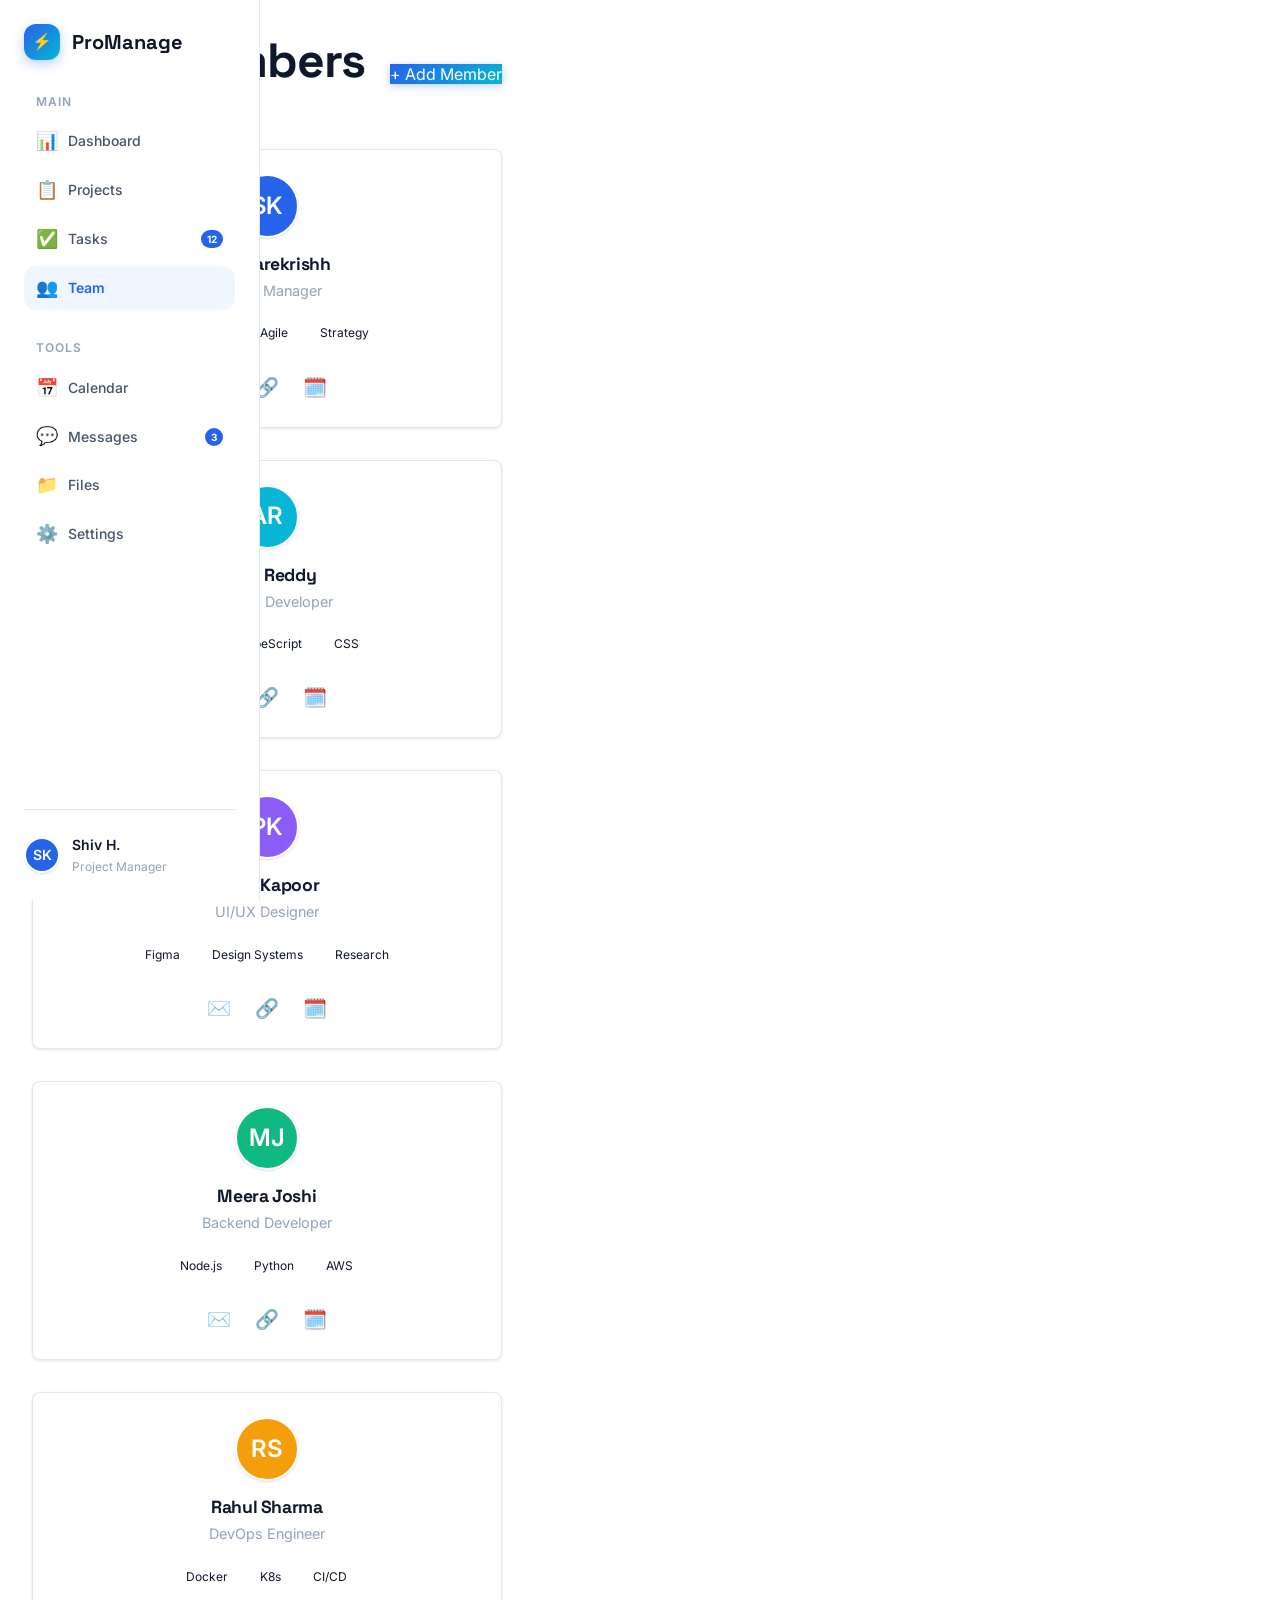
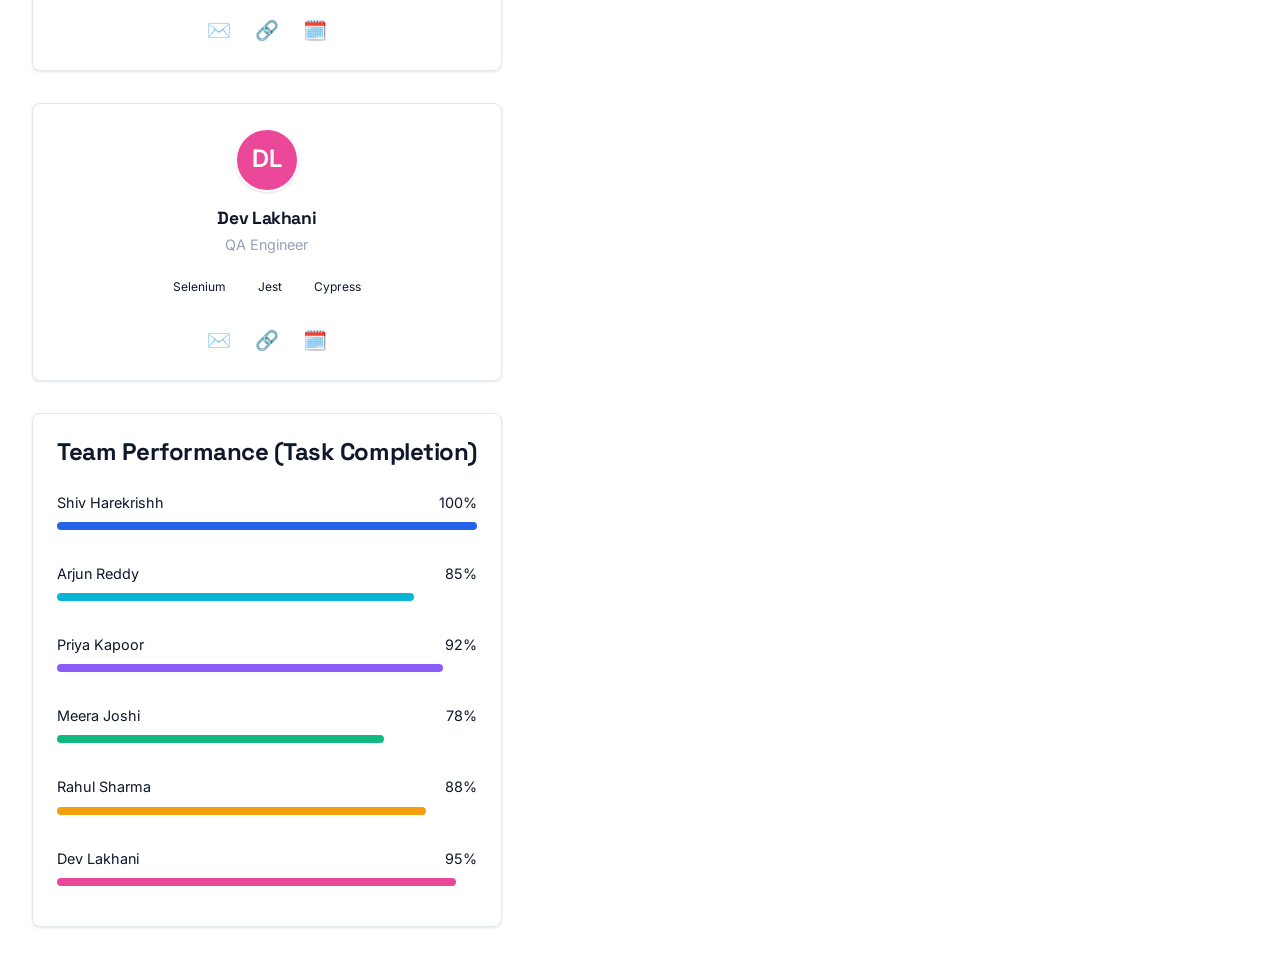
<file: team.html>
<!DOCTYPE html>
<html lang="en">
<head>
  <meta charset="UTF-8">
  <meta name="viewport" content="width=device-width, initial-scale=1.0">
  <title>Team — ProManage</title>
  <meta name="description" content="View and manage team members in ProManage">
  <link rel="stylesheet" href="css/main.css">
  <link rel="stylesheet" href="css/animations.css">
  <link rel="stylesheet" href="css/components.css">
</head>
<body>
  <div class="dashboard-layout">
    <aside class="sidebar">
      <a href="index.html" class="sidebar-logo"><div class="sidebar-logo-icon">⚡</div> ProManage</a>
      <div class="sidebar-section">
        <div class="sidebar-section-title">Main</div>
        <a href="dashboard.html" class="sidebar-nav-item"><span class="sidebar-nav-icon">📊</span> Dashboard</a>
        <a href="projects.html" class="sidebar-nav-item"><span class="sidebar-nav-icon">📋</span> Projects</a>
        <a href="tasks.html" class="sidebar-nav-item"><span class="sidebar-nav-icon">✅</span> Tasks <span class="sidebar-nav-badge">12</span></a>
        <a href="team.html" class="sidebar-nav-item active"><span class="sidebar-nav-icon">👥</span> Team</a>
      </div>
      <div class="sidebar-section">
        <div class="sidebar-section-title">Tools</div>
        <a href="#" class="sidebar-nav-item"><span class="sidebar-nav-icon">📅</span> Calendar</a>
        <a href="#" class="sidebar-nav-item"><span class="sidebar-nav-icon">💬</span> Messages <span class="sidebar-nav-badge">3</span></a>
        <a href="#" class="sidebar-nav-item"><span class="sidebar-nav-icon">📁</span> Files</a>
        <a href="#" class="sidebar-nav-item"><span class="sidebar-nav-icon">⚙️</span> Settings</a>
      </div>
      <div style="margin-top:auto;padding-top:1.5rem;border-top:1px solid var(--color-border);display:flex;align-items:center;gap:0.75rem">
        <div class="avatar" style="background:#2563EB">SK</div>
        <div><div style="font-size:0.875rem;font-weight:600;color:var(--color-text)">Shiv H.</div><div style="font-size:0.75rem;color:var(--color-text-muted)">Project Manager</div></div>
      </div>
    </aside>
    
    <main class="dashboard-content">
      <div style="display: flex; justify-content: space-between; align-items: center; margin-bottom: 2rem;">
        <div>
          <h2>Team Members</h2>
          <p style="color: var(--color-text-muted);">Manage your project team</p>
        </div>
        <button class="btn-primary">+ Add Member</button>
      </div>

      <div class="grid grid-3 gap-8" style="display: grid; grid-template-columns: repeat(auto-fill, minmax(300px, 1fr)); gap: 2rem; margin-bottom: 2rem;">
        <div class="team-card card" style="padding: 1.5rem; background: var(--color-bg); border-radius: 0.5rem; box-shadow: 0 1px 3px rgba(0,0,0,0.1); text-align: center;">
          <div class="avatar" style="width: 64px; height: 64px; font-size: 1.5rem; background: #2563EB; margin: 0 auto 1rem;">SK</div>
          <h3 style="font-size: 1.1rem; margin-bottom: 0.25rem;">Shiv Harekrishh</h3>
          <p style="color: var(--color-text-muted); font-size: 0.9rem; margin-bottom: 1rem;">Project Manager</p>
          <div style="display: flex; flex-wrap: wrap; justify-content: center; gap: 0.5rem; margin-bottom: 1.5rem;">
            <span style="background: var(--color-bg-secondary); padding: 0.25rem 0.75rem; border-radius: 1rem; font-size: 0.75rem;">Leadership</span>
            <span style="background: var(--color-bg-secondary); padding: 0.25rem 0.75rem; border-radius: 1rem; font-size: 0.75rem;">Agile</span>
            <span style="background: var(--color-bg-secondary); padding: 0.25rem 0.75rem; border-radius: 1rem; font-size: 0.75rem;">Strategy</span>
          </div>
          <div style="display: flex; justify-content: center; gap: 1rem;">
            <button class="team-social-link" style="background: transparent; border: none; font-size: 1.2rem; cursor: pointer;">✉️</button>
            <button class="team-social-link" style="background: transparent; border: none; font-size: 1.2rem; cursor: pointer;">🔗</button>
            <button class="team-social-link" style="background: transparent; border: none; font-size: 1.2rem; cursor: pointer;">🗓️</button>
          </div>
        </div>

        <div class="team-card card" style="padding: 1.5rem; background: var(--color-bg); border-radius: 0.5rem; box-shadow: 0 1px 3px rgba(0,0,0,0.1); text-align: center;">
          <div class="avatar" style="width: 64px; height: 64px; font-size: 1.5rem; background: #06B6D4; margin: 0 auto 1rem;">AR</div>
          <h3 style="font-size: 1.1rem; margin-bottom: 0.25rem;">Arjun Reddy</h3>
          <p style="color: var(--color-text-muted); font-size: 0.9rem; margin-bottom: 1rem;">Frontend Developer</p>
          <div style="display: flex; flex-wrap: wrap; justify-content: center; gap: 0.5rem; margin-bottom: 1.5rem;">
            <span style="background: var(--color-bg-secondary); padding: 0.25rem 0.75rem; border-radius: 1rem; font-size: 0.75rem;">React</span>
            <span style="background: var(--color-bg-secondary); padding: 0.25rem 0.75rem; border-radius: 1rem; font-size: 0.75rem;">TypeScript</span>
            <span style="background: var(--color-bg-secondary); padding: 0.25rem 0.75rem; border-radius: 1rem; font-size: 0.75rem;">CSS</span>
          </div>
          <div style="display: flex; justify-content: center; gap: 1rem;">
            <button class="team-social-link" style="background: transparent; border: none; font-size: 1.2rem; cursor: pointer;">✉️</button>
            <button class="team-social-link" style="background: transparent; border: none; font-size: 1.2rem; cursor: pointer;">🔗</button>
            <button class="team-social-link" style="background: transparent; border: none; font-size: 1.2rem; cursor: pointer;">🗓️</button>
          </div>
        </div>

        <div class="team-card card" style="padding: 1.5rem; background: var(--color-bg); border-radius: 0.5rem; box-shadow: 0 1px 3px rgba(0,0,0,0.1); text-align: center;">
          <div class="avatar" style="width: 64px; height: 64px; font-size: 1.5rem; background: #8B5CF6; margin: 0 auto 1rem;">PK</div>
          <h3 style="font-size: 1.1rem; margin-bottom: 0.25rem;">Priya Kapoor</h3>
          <p style="color: var(--color-text-muted); font-size: 0.9rem; margin-bottom: 1rem;">UI/UX Designer</p>
          <div style="display: flex; flex-wrap: wrap; justify-content: center; gap: 0.5rem; margin-bottom: 1.5rem;">
            <span style="background: var(--color-bg-secondary); padding: 0.25rem 0.75rem; border-radius: 1rem; font-size: 0.75rem;">Figma</span>
            <span style="background: var(--color-bg-secondary); padding: 0.25rem 0.75rem; border-radius: 1rem; font-size: 0.75rem;">Design Systems</span>
            <span style="background: var(--color-bg-secondary); padding: 0.25rem 0.75rem; border-radius: 1rem; font-size: 0.75rem;">Research</span>
          </div>
          <div style="display: flex; justify-content: center; gap: 1rem;">
            <button class="team-social-link" style="background: transparent; border: none; font-size: 1.2rem; cursor: pointer;">✉️</button>
            <button class="team-social-link" style="background: transparent; border: none; font-size: 1.2rem; cursor: pointer;">🔗</button>
            <button class="team-social-link" style="background: transparent; border: none; font-size: 1.2rem; cursor: pointer;">🗓️</button>
          </div>
        </div>

        <div class="team-card card" style="padding: 1.5rem; background: var(--color-bg); border-radius: 0.5rem; box-shadow: 0 1px 3px rgba(0,0,0,0.1); text-align: center;">
          <div class="avatar" style="width: 64px; height: 64px; font-size: 1.5rem; background: #10B981; margin: 0 auto 1rem;">MJ</div>
          <h3 style="font-size: 1.1rem; margin-bottom: 0.25rem;">Meera Joshi</h3>
          <p style="color: var(--color-text-muted); font-size: 0.9rem; margin-bottom: 1rem;">Backend Developer</p>
          <div style="display: flex; flex-wrap: wrap; justify-content: center; gap: 0.5rem; margin-bottom: 1.5rem;">
            <span style="background: var(--color-bg-secondary); padding: 0.25rem 0.75rem; border-radius: 1rem; font-size: 0.75rem;">Node.js</span>
            <span style="background: var(--color-bg-secondary); padding: 0.25rem 0.75rem; border-radius: 1rem; font-size: 0.75rem;">Python</span>
            <span style="background: var(--color-bg-secondary); padding: 0.25rem 0.75rem; border-radius: 1rem; font-size: 0.75rem;">AWS</span>
          </div>
          <div style="display: flex; justify-content: center; gap: 1rem;">
            <button class="team-social-link" style="background: transparent; border: none; font-size: 1.2rem; cursor: pointer;">✉️</button>
            <button class="team-social-link" style="background: transparent; border: none; font-size: 1.2rem; cursor: pointer;">🔗</button>
            <button class="team-social-link" style="background: transparent; border: none; font-size: 1.2rem; cursor: pointer;">🗓️</button>
          </div>
        </div>

        <div class="team-card card" style="padding: 1.5rem; background: var(--color-bg); border-radius: 0.5rem; box-shadow: 0 1px 3px rgba(0,0,0,0.1); text-align: center;">
          <div class="avatar" style="width: 64px; height: 64px; font-size: 1.5rem; background: #F59E0B; margin: 0 auto 1rem;">RS</div>
          <h3 style="font-size: 1.1rem; margin-bottom: 0.25rem;">Rahul Sharma</h3>
          <p style="color: var(--color-text-muted); font-size: 0.9rem; margin-bottom: 1rem;">DevOps Engineer</p>
          <div style="display: flex; flex-wrap: wrap; justify-content: center; gap: 0.5rem; margin-bottom: 1.5rem;">
            <span style="background: var(--color-bg-secondary); padding: 0.25rem 0.75rem; border-radius: 1rem; font-size: 0.75rem;">Docker</span>
            <span style="background: var(--color-bg-secondary); padding: 0.25rem 0.75rem; border-radius: 1rem; font-size: 0.75rem;">K8s</span>
            <span style="background: var(--color-bg-secondary); padding: 0.25rem 0.75rem; border-radius: 1rem; font-size: 0.75rem;">CI/CD</span>
          </div>
          <div style="display: flex; justify-content: center; gap: 1rem;">
            <button class="team-social-link" style="background: transparent; border: none; font-size: 1.2rem; cursor: pointer;">✉️</button>
            <button class="team-social-link" style="background: transparent; border: none; font-size: 1.2rem; cursor: pointer;">🔗</button>
            <button class="team-social-link" style="background: transparent; border: none; font-size: 1.2rem; cursor: pointer;">🗓️</button>
          </div>
        </div>

        <div class="team-card card" style="padding: 1.5rem; background: var(--color-bg); border-radius: 0.5rem; box-shadow: 0 1px 3px rgba(0,0,0,0.1); text-align: center;">
          <div class="avatar" style="width: 64px; height: 64px; font-size: 1.5rem; background: #EC4899; margin: 0 auto 1rem;">DL</div>
          <h3 style="font-size: 1.1rem; margin-bottom: 0.25rem;">Dev Lakhani</h3>
          <p style="color: var(--color-text-muted); font-size: 0.9rem; margin-bottom: 1rem;">QA Engineer</p>
          <div style="display: flex; flex-wrap: wrap; justify-content: center; gap: 0.5rem; margin-bottom: 1.5rem;">
            <span style="background: var(--color-bg-secondary); padding: 0.25rem 0.75rem; border-radius: 1rem; font-size: 0.75rem;">Selenium</span>
            <span style="background: var(--color-bg-secondary); padding: 0.25rem 0.75rem; border-radius: 1rem; font-size: 0.75rem;">Jest</span>
            <span style="background: var(--color-bg-secondary); padding: 0.25rem 0.75rem; border-radius: 1rem; font-size: 0.75rem;">Cypress</span>
          </div>
          <div style="display: flex; justify-content: center; gap: 1rem;">
            <button class="team-social-link" style="background: transparent; border: none; font-size: 1.2rem; cursor: pointer;">✉️</button>
            <button class="team-social-link" style="background: transparent; border: none; font-size: 1.2rem; cursor: pointer;">🔗</button>
            <button class="team-social-link" style="background: transparent; border: none; font-size: 1.2rem; cursor: pointer;">🗓️</button>
          </div>
        </div>
      </div>

      <div class="card" style="padding: 1.5rem; background: var(--color-bg); border-radius: 0.5rem; box-shadow: 0 1px 3px rgba(0,0,0,0.1);">
        <h4 style="margin-bottom: 1.5rem;">Team Performance (Task Completion)</h4>
        <div style="display: flex; flex-direction: column; gap: 1rem;">
          <div class="progress-labeled">
            <div style="display: flex; justify-content: space-between; font-size: 0.9rem; margin-bottom: 0.5rem;">
              <span>Shiv Harekrishh</span>
              <span>100%</span>
            </div>
            <div style="width: 100%; background: var(--color-bg-secondary); border-radius: 1rem; height: 8px;">
              <div style="width: 100%; background: #2563EB; height: 100%; border-radius: 1rem;"></div>
            </div>
          </div>
          <div class="progress-labeled">
            <div style="display: flex; justify-content: space-between; font-size: 0.9rem; margin-bottom: 0.5rem;">
              <span>Arjun Reddy</span>
              <span>85%</span>
            </div>
            <div style="width: 100%; background: var(--color-bg-secondary); border-radius: 1rem; height: 8px;">
              <div style="width: 85%; background: #06B6D4; height: 100%; border-radius: 1rem;"></div>
            </div>
          </div>
          <div class="progress-labeled">
            <div style="display: flex; justify-content: space-between; font-size: 0.9rem; margin-bottom: 0.5rem;">
              <span>Priya Kapoor</span>
              <span>92%</span>
            </div>
            <div style="width: 100%; background: var(--color-bg-secondary); border-radius: 1rem; height: 8px;">
              <div style="width: 92%; background: #8B5CF6; height: 100%; border-radius: 1rem;"></div>
            </div>
          </div>
          <div class="progress-labeled">
            <div style="display: flex; justify-content: space-between; font-size: 0.9rem; margin-bottom: 0.5rem;">
              <span>Meera Joshi</span>
              <span>78%</span>
            </div>
            <div style="width: 100%; background: var(--color-bg-secondary); border-radius: 1rem; height: 8px;">
              <div style="width: 78%; background: #10B981; height: 100%; border-radius: 1rem;"></div>
            </div>
          </div>
          <div class="progress-labeled">
            <div style="display: flex; justify-content: space-between; font-size: 0.9rem; margin-bottom: 0.5rem;">
              <span>Rahul Sharma</span>
              <span>88%</span>
            </div>
            <div style="width: 100%; background: var(--color-bg-secondary); border-radius: 1rem; height: 8px;">
              <div style="width: 88%; background: #F59E0B; height: 100%; border-radius: 1rem;"></div>
            </div>
          </div>
          <div class="progress-labeled">
            <div style="display: flex; justify-content: space-between; font-size: 0.9rem; margin-bottom: 0.5rem;">
              <span>Dev Lakhani</span>
              <span>95%</span>
            </div>
            <div style="width: 100%; background: var(--color-bg-secondary); border-radius: 1rem; height: 8px;">
              <div style="width: 95%; background: #EC4899; height: 100%; border-radius: 1rem;"></div>
            </div>
          </div>
        </div>
      </div>
    </main>
  </div>
  <script src="js/main.js"></script>
</body>
</html>
</file>
<file: css/main.css>
/* ============================================================
   main.css — Design System Foundation
   Premium Project Management System
   Apple + Stripe + Linear Inspired
   ============================================================ */

/* ----- Google Fonts Import ----- */
@import url('https://fonts.googleapis.com/css2?family=Space+Grotesk:wght@300;400;500;600;700&family=Inter:wght@300;400;500;600;700&display=swap');

/* ----- CSS Custom Properties (Design Tokens) ----- */
:root {
  /* Color Palette */
  --color-bg: #FFFFFF;
  --color-card: #FFFFFF;
  --color-primary: #2563EB;
  --color-primary-light: #3B82F6;
  --color-primary-dark: #1D4ED8;
  --color-primary-50: #EFF6FF;
  --color-primary-100: #DBEAFE;
  --color-accent: #06B6D4;
  --color-accent-light: #22D3EE;
  --color-accent-50: #ECFEFF;
  --color-text: #0F172A;
  --color-text-secondary: #475569;
  --color-text-muted: #94A3B8;
  --color-border: #E2E8F0;
  --color-border-light: #F1F5F9;
  --color-surface: #F8FAFC;
  --color-success: #10B981;
  --color-warning: #F59E0B;
  --color-error: #EF4444;
  --color-purple: #8B5CF6;
  --color-pink: #EC4899;

  /* Gradients */
  --gradient-primary: linear-gradient(135deg, #2563EB 0%, #06B6D4 100%);
  --gradient-hero: linear-gradient(135deg, #EFF6FF 0%, #ECFEFF 50%, #F0F9FF 100%);
  --gradient-card: linear-gradient(135deg, #FFFFFF 0%, #F8FAFC 100%);
  --gradient-mesh: radial-gradient(at 40% 20%, hsla(228,100%,74%,0.12) 0px, transparent 50%), radial-gradient(at 80% 0%, hsla(189,100%,56%,0.10) 0px, transparent 50%), radial-gradient(at 0% 50%, hsla(355,100%,93%,0.08) 0px, transparent 50%);

  /* Typography */
  --font-heading: 'Space Grotesk', -apple-system, BlinkMacSystemFont, sans-serif;
  --font-body: 'Inter', -apple-system, BlinkMacSystemFont, sans-serif;
  --font-mono: 'SF Mono', 'Fira Code', monospace;

  /* Font Sizes */
  --text-xs: 0.75rem;    /* 12px */
  --text-sm: 0.875rem;   /* 14px */
  --text-base: 1rem;     /* 16px */
  --text-lg: 1.125rem;   /* 18px */
  --text-xl: 1.25rem;    /* 20px */
  --text-2xl: 1.5rem;    /* 24px */
  --text-3xl: 1.875rem;  /* 30px */
  --text-4xl: 2.25rem;   /* 36px */
  --text-5xl: 3rem;      /* 48px */
  --text-6xl: 3.75rem;   /* 60px */
  --text-7xl: 4.5rem;    /* 72px */

  /* Font Weights */
  --font-light: 300;
  --font-regular: 400;
  --font-medium: 500;
  --font-semibold: 600;
  --font-bold: 700;

  /* Spacing */
  --space-1: 0.25rem;
  --space-2: 0.5rem;
  --space-3: 0.75rem;
  --space-4: 1rem;
  --space-5: 1.25rem;
  --space-6: 1.5rem;
  --space-8: 2rem;
  --space-10: 2.5rem;
  --space-12: 3rem;
  --space-16: 4rem;
  --space-20: 5rem;
  --space-24: 6rem;
  --space-32: 8rem;

  /* Border Radius */
  --radius-sm: 0.375rem;
  --radius-md: 0.5rem;
  --radius-lg: 0.75rem;
  --radius-xl: 1rem;
  --radius-2xl: 1.5rem;
  --radius-3xl: 2rem;
  --radius-full: 9999px;

  /* Shadows */
  --shadow-xs: 0 1px 2px 0 rgba(0,0,0,0.05);
  --shadow-sm: 0 1px 3px 0 rgba(0,0,0,0.1), 0 1px 2px -1px rgba(0,0,0,0.1);
  --shadow-md: 0 4px 6px -1px rgba(0,0,0,0.07), 0 2px 4px -2px rgba(0,0,0,0.07);
  --shadow-lg: 0 10px 15px -3px rgba(0,0,0,0.08), 0 4px 6px -4px rgba(0,0,0,0.08);
  --shadow-xl: 0 20px 25px -5px rgba(0,0,0,0.08), 0 8px 10px -6px rgba(0,0,0,0.08);
  --shadow-2xl: 0 25px 50px -12px rgba(0,0,0,0.12);
  --shadow-primary: 0 10px 30px rgba(37,99,235,0.2);
  --shadow-accent: 0 10px 30px rgba(6,182,212,0.2);
  --shadow-card-hover: 0 20px 40px rgba(0,0,0,0.12), 0 0 0 1px rgba(37,99,235,0.08);

  /* Transitions */
  --transition-fast: 150ms ease;
  --transition-base: 250ms ease;
  --transition-slow: 400ms ease;
  --transition-spring: cubic-bezier(0.34, 1.56, 0.64, 1);

  /* Z-index Scale */
  --z-base: 0;
  --z-dropdown: 100;
  --z-sticky: 200;
  --z-overlay: 300;
  --z-modal: 400;
  --z-toast: 500;

  /* Container Width */
  --container-max: 1280px;
  --container-narrow: 768px;

  /* Navbar Height */
  --navbar-height: 72px;
}

/* ----- CSS Reset & Base Styles ----- */
*, *::before, *::after {
  box-sizing: border-box;
  margin: 0;
  padding: 0;
}

html {
  scroll-behavior: smooth;
  -webkit-text-size-adjust: 100%;
  font-size: 16px;
}

body {
  font-family: var(--font-body);
  font-size: var(--text-base);
  color: var(--color-text);
  background-color: var(--color-bg);
  line-height: 1.6;
  -webkit-font-smoothing: antialiased;
  -moz-osx-font-smoothing: grayscale;
  overflow-x: hidden;
}

/* ----- Typography ----- */
h1, h2, h3, h4, h5, h6 {
  font-family: var(--font-heading);
  font-weight: var(--font-bold);
  line-height: 1.2;
  color: var(--color-text);
  letter-spacing: -0.02em;
}

h1 { font-size: clamp(2.5rem, 5vw, var(--text-7xl)); }
h2 { font-size: clamp(2rem, 4vw, var(--text-5xl)); }
h3 { font-size: clamp(1.5rem, 3vw, var(--text-3xl)); }
h4 { font-size: var(--text-2xl); }
h5 { font-size: var(--text-xl); }
h6 { font-size: var(--text-lg); }

p { line-height: 1.7; }

a {
  color: var(--color-primary);
  text-decoration: none;
  transition: color var(--transition-fast);
}

a:hover { color: var(--color-primary-dark); }

img, video { max-width: 100%; height: auto; display: block; }

ul, ol { list-style: none; }

button, input, textarea, select {
  font-family: inherit;
  font-size: inherit;
}

button { cursor: pointer; border: none; background: none; }

/* ----- Container ----- */
.container {
  width: 100%;
  max-width: var(--container-max);
  margin: 0 auto;
  padding: 0 var(--space-6);
}

@media (min-width: 640px) { .container { padding: 0 var(--space-8); } }
@media (min-width: 1024px) { .container { padding: 0 var(--space-12); } }

/* ----- Grid System ----- */
.grid { display: grid; }
.grid-2 { grid-template-columns: repeat(2, 1fr); }
.grid-3 { grid-template-columns: repeat(3, 1fr); }
.grid-4 { grid-template-columns: repeat(4, 1fr); }
.grid-auto { grid-template-columns: repeat(auto-fit, minmax(280px, 1fr)); }

@media (max-width: 768px) {
  .grid-2, .grid-3, .grid-4 { grid-template-columns: 1fr; }
}
@media (max-width: 1024px) {
  .grid-4 { grid-template-columns: repeat(2, 1fr); }
  .grid-3 { grid-template-columns: repeat(2, 1fr); }
}

/* ----- Flexbox Utilities ----- */
.flex { display: flex; }
.flex-col { flex-direction: column; }
.flex-wrap { flex-wrap: wrap; }
.items-center { align-items: center; }
.items-start { align-items: flex-start; }
.justify-center { justify-content: center; }
.justify-between { justify-content: space-between; }
.justify-end { justify-content: flex-end; }
.gap-2 { gap: var(--space-2); }
.gap-4 { gap: var(--space-4); }
.gap-6 { gap: var(--space-6); }
.gap-8 { gap: var(--space-8); }
.gap-12 { gap: var(--space-12); }

/* ----- Spacing Utilities ----- */
.mt-auto { margin-top: auto; }
.ml-auto { margin-left: auto; }
.mx-auto { margin: 0 auto; }

/* ----- Text Utilities ----- */
.text-center { text-align: center; }
.text-left { text-align: left; }
.text-right { text-align: right; }
.text-primary { color: var(--color-primary); }
.text-accent { color: var(--color-accent); }
.text-muted { color: var(--color-text-muted); }
.text-secondary { color: var(--color-text-secondary); }
.text-white { color: #ffffff; }
.font-semibold { font-weight: var(--font-semibold); }
.font-bold { font-weight: var(--font-bold); }

/* ----- Section Styles ----- */
.section {
  padding: var(--space-24) 0;
}

.section-sm { padding: var(--space-16) 0; }
.section-lg { padding: var(--space-32) 0; }

.section-header {
  text-align: center;
  margin-bottom: var(--space-16);
}

.section-label {
  display: inline-flex;
  align-items: center;
  gap: var(--space-2);
  font-size: var(--text-sm);
  font-weight: var(--font-semibold);
  color: var(--color-primary);
  background: var(--color-primary-50);
  border: 1px solid var(--color-primary-100);
  padding: var(--space-1) var(--space-3);
  border-radius: var(--radius-full);
  text-transform: uppercase;
  letter-spacing: 0.05em;
  margin-bottom: var(--space-4);
}

.section-title {
  font-size: clamp(1.875rem, 4vw, 3rem);
  font-weight: var(--font-bold);
  color: var(--color-text);
  margin-bottom: var(--space-4);
}

.section-subtitle {
  font-size: var(--text-lg);
  color: var(--color-text-secondary);
  max-width: 600px;
  margin: 0 auto;
  line-height: 1.7;
}

/* ----- Badge ----- */
.badge {
  display: inline-flex;
  align-items: center;
  gap: 4px;
  padding: 2px var(--space-2);
  border-radius: var(--radius-full);
  font-size: var(--text-xs);
  font-weight: var(--font-semibold);
}

.badge-primary { background: var(--color-primary-50); color: var(--color-primary); }
.badge-accent { background: var(--color-accent-50); color: var(--color-accent); }
.badge-success { background: #ECFDF5; color: var(--color-success); }
.badge-warning { background: #FFFBEB; color: var(--color-warning); }
.badge-error { background: #FEF2F2; color: var(--color-error); }
.badge-purple { background: #F5F3FF; color: var(--color-purple); }

/* ----- Divider ----- */
.divider {
  width: 100%;
  height: 1px;
  background: var(--color-border);
  margin: var(--space-8) 0;
}

/* ----- Surface / Section Backgrounds ----- */
.bg-surface { background: var(--color-surface); }
.bg-primary { background: var(--color-primary); }
.bg-gradient { background: var(--gradient-hero); }
.bg-mesh { background: var(--gradient-mesh); }

/* ----- Scrollbar Styling ----- */
::-webkit-scrollbar { width: 8px; height: 8px; }
::-webkit-scrollbar-track { background: var(--color-surface); }
::-webkit-scrollbar-thumb { background: var(--color-border); border-radius: var(--radius-full); }
::-webkit-scrollbar-thumb:hover { background: var(--color-text-muted); }

/* ----- Selection ----- */
::selection { background: rgba(37,99,235,0.15); color: var(--color-text); }

/* ----- Focus Visible ----- */
:focus-visible {
  outline: 2px solid var(--color-primary);
  outline-offset: 2px;
  border-radius: var(--radius-sm);
}

/* ----- Visually Hidden (accessibility) ----- */
.sr-only {
  position: absolute;
  width: 1px;
  height: 1px;
  padding: 0;
  margin: -1px;
  overflow: hidden;
  clip: rect(0,0,0,0);
  white-space: nowrap;
  border-width: 0;
}

/* ----- Highlight Text ----- */
.gradient-text {
  background: var(--gradient-primary);
  -webkit-background-clip: text;
  -webkit-text-fill-color: transparent;
  background-clip: text;
}

/* ----- Dot separator ----- */
.dot { display: inline-block; width: 4px; height: 4px; border-radius: 50%; background: currentColor; margin: 0 6px; vertical-align: middle; }
</file>
<file: css/animations.css>
/* ============================================================
   animations.css — Keyframes & Transition Effects
   Premium Project Management System
   ============================================================ */

/* ----- Keyframe Animations ----- */

/* Fade In */
@keyframes fadeIn {
  from { opacity: 0; }
  to   { opacity: 1; }
}

/* Slide Up + Fade In */
@keyframes slideUp {
  from { opacity: 0; transform: translateY(40px); }
  to   { opacity: 1; transform: translateY(0); }
}

/* Slide Down + Fade In */
@keyframes slideDown {
  from { opacity: 0; transform: translateY(-20px); }
  to   { opacity: 1; transform: translateY(0); }
}

/* Slide Left */
@keyframes slideLeft {
  from { opacity: 0; transform: translateX(40px); }
  to   { opacity: 1; transform: translateX(0); }
}

/* Slide Right */
@keyframes slideRight {
  from { opacity: 0; transform: translateX(-40px); }
  to   { opacity: 1; transform: translateX(0); }
}

/* Scale In */
@keyframes scaleIn {
  from { opacity: 0; transform: scale(0.92); }
  to   { opacity: 1; transform: scale(1); }
}

/* Float (hero illustration) */
@keyframes float {
  0%   { transform: translateY(0px) rotate(0deg); }
  33%  { transform: translateY(-12px) rotate(1deg); }
  66%  { transform: translateY(-6px) rotate(-0.5deg); }
  100% { transform: translateY(0px) rotate(0deg); }
}

/* Pulse Glow */
@keyframes pulseGlow {
  0%   { box-shadow: 0 0 0 0 rgba(37,99,235,0.3); }
  70%  { box-shadow: 0 0 0 16px rgba(37,99,235,0); }
  100% { box-shadow: 0 0 0 0 rgba(37,99,235,0); }
}

/* Shimmer (skeleton loading) */
@keyframes shimmer {
  0%   { background-position: -200% 0; }
  100% { background-position: 200% 0; }
}

/* Spin */
@keyframes spin {
  from { transform: rotate(0deg); }
  to   { transform: rotate(360deg); }
}

/* Bounce */
@keyframes bounce {
  0%, 100% { transform: translateY(0); animation-timing-function: cubic-bezier(0.8,0,1,1); }
  50%       { transform: translateY(-12px); animation-timing-function: cubic-bezier(0,0,0.2,1); }
}

/* Blink (cursor typing effect) */
@keyframes blink {
  0%, 100% { opacity: 1; }
  50%       { opacity: 0; }
}

/* Draw progress bar */
@keyframes progressDraw {
  from { width: 0; }
}

/* Ticker count */
@keyframes countUp {
  from { opacity: 0; transform: translateY(10px); }
  to   { opacity: 1; transform: translateY(0); }
}

/* Orbit */
@keyframes orbit {
  from { transform: rotate(0deg) translateX(120px) rotate(0deg); }
  to   { transform: rotate(360deg) translateX(120px) rotate(-360deg); }
}

/* Gradient Shift */
@keyframes gradientShift {
  0%   { background-position: 0% 50%; }
  50%  { background-position: 100% 50%; }
  100% { background-position: 0% 50%; }
}

/* Notification pop */
@keyframes notifPop {
  0%   { transform: translateX(100px) scale(0.8); opacity: 0; }
  60%  { transform: translateX(-8px) scale(1.02); opacity: 1; }
  100% { transform: translateX(0) scale(1); opacity: 1; }
}

/* Wiggle */
@keyframes wiggle {
  0%, 100% { transform: rotate(-3deg); }
  50%       { transform: rotate(3deg); }
}

/* ----- Animation Utility Classes ----- */

/* Initial State for Scroll Animations */
.animate-on-scroll {
  opacity: 0;
  transform: translateY(30px);
  transition: opacity 0.7s ease, transform 0.7s ease;
}

.animate-on-scroll.is-visible {
  opacity: 1;
  transform: translateY(0);
}

/* Delay Utilities */
.delay-100 { transition-delay: 0.1s !important; }
.delay-200 { transition-delay: 0.2s !important; }
.delay-300 { transition-delay: 0.3s !important; }
.delay-400 { transition-delay: 0.4s !important; }
.delay-500 { transition-delay: 0.5s !important; }
.delay-600 { transition-delay: 0.6s !important; }

/* Floating animation */
.animate-float { animation: float 6s ease-in-out infinite; }
.animate-float-slow { animation: float 8s ease-in-out infinite; }

/* Pulse glow */
.animate-pulse-glow { animation: pulseGlow 2s infinite; }

/* Spin */
.animate-spin { animation: spin 1s linear infinite; }
.animate-spin-slow { animation: spin 3s linear infinite; }

/* Gradient text shift */
.animate-gradient {
  background-size: 200% 200%;
  animation: gradientShift 4s ease infinite;
}

/* Slide Down (navbar) */
.animate-slide-down { animation: slideDown 0.4s ease; }

/* Scale In (cards) */
.animate-scale-in { animation: scaleIn 0.5s ease; }

/* Hero float notification */
.animate-notif-pop { animation: notifPop 0.6s ease forwards; }

/* ----- Hover Interactions ----- */

/* Card Hover Lift */
.hover-lift {
  transition: transform var(--transition-base), box-shadow var(--transition-base);
  will-change: transform;
}

.hover-lift:hover {
  transform: translateY(-6px);
  box-shadow: var(--shadow-card-hover);
}

/* Subtle lift */
.hover-lift-sm {
  transition: transform var(--transition-fast), box-shadow var(--transition-fast);
}

.hover-lift-sm:hover {
  transform: translateY(-2px);
  box-shadow: var(--shadow-lg);
}

/* Scale on hover */
.hover-scale {
  transition: transform var(--transition-fast);
}

.hover-scale:hover { transform: scale(1.04); }

/* Glow on hover */
.hover-glow {
  transition: box-shadow var(--transition-base);
}

.hover-glow:hover {
  box-shadow: 0 0 0 3px rgba(37,99,235,0.2);
}

/* Link underline slide */
.hover-underline {
  position: relative;
}

.hover-underline::after {
  content: '';
  position: absolute;
  left: 0;
  bottom: -2px;
  width: 0;
  height: 2px;
  background: var(--color-primary);
  transition: width var(--transition-base);
}

.hover-underline:hover::after { width: 100%; }

/* Icon rotate */
.hover-rotate {
  transition: transform var(--transition-base);
}

.hover-rotate:hover { transform: rotate(15deg); }

/* Button press */
.press-effect:active {
  transform: scale(0.97);
}

/* ----- Page Transition ----- */
.page-enter {
  animation: fadeIn 0.4s ease;
}

/* ----- Skeleton / Loading ----- */
.skeleton {
  background: linear-gradient(90deg, #f0f4f8 25%, #e8eef3 50%, #f0f4f8 75%);
  background-size: 200% 100%;
  animation: shimmer 1.5s infinite;
  border-radius: var(--radius-md);
}
</file>
<file: css/components.css>
/* ============================================================
   components.css — Reusable UI Components
   Premium Project Management System
   ============================================================ */

/* ================================================================
   NAVBAR
   ================================================================ */
.navbar {
  position: fixed;
  top: 0;
  left: 0;
  right: 0;
  height: var(--navbar-height);
  background: rgba(255, 255, 255, 0.88);
  backdrop-filter: blur(20px) saturate(180%);
  -webkit-backdrop-filter: blur(20px) saturate(180%);
  border-bottom: 1px solid rgba(226, 232, 240, 0.8);
  z-index: var(--z-sticky);
  transition: background var(--transition-base), box-shadow var(--transition-base);
}

.navbar.scrolled {
  background: rgba(255, 255, 255, 0.96);
  box-shadow: var(--shadow-md);
}

.navbar-inner {
  display: flex;
  align-items: center;
  justify-content: space-between;
  height: 100%;
  gap: var(--space-8);
}

/* Logo */
.navbar-logo {
  display: flex;
  align-items: center;
  gap: var(--space-3);
  font-family: var(--font-heading);
  font-weight: var(--font-bold);
  font-size: var(--text-xl);
  color: var(--color-text);
  text-decoration: none;
  flex-shrink: 0;
}

.navbar-logo-icon {
  width: 36px;
  height: 36px;
  background: var(--gradient-primary);
  border-radius: var(--radius-lg);
  display: flex;
  align-items: center;
  justify-content: center;
  color: white;
  font-size: 18px;
  box-shadow: 0 4px 12px rgba(37,99,235,0.35);
}

/* Nav Links */
.navbar-links {
  display: flex;
  align-items: center;
  gap: var(--space-1);
}

.navbar-link {
  font-size: var(--text-sm);
  font-weight: var(--font-medium);
  color: var(--color-text-secondary);
  padding: var(--space-2) var(--space-3);
  border-radius: var(--radius-md);
  transition: color var(--transition-fast), background var(--transition-fast);
  white-space: nowrap;
}

.navbar-link:hover,
.navbar-link.active {
  color: var(--color-primary);
  background: var(--color-primary-50);
}

/* Navbar CTA */
.navbar-cta {
  display: flex;
  align-items: center;
  gap: var(--space-3);
  flex-shrink: 0;
}

/* Mobile Menu Toggle */
.navbar-toggle {
  display: none;
  flex-direction: column;
  gap: 5px;
  padding: var(--space-2);
  border-radius: var(--radius-md);
  cursor: pointer;
  transition: background var(--transition-fast);
}

.navbar-toggle:hover { background: var(--color-surface); }

.navbar-toggle-bar {
  width: 22px;
  height: 2px;
  background: var(--color-text);
  border-radius: var(--radius-full);
  transition: transform var(--transition-base), opacity var(--transition-base);
}

.navbar-toggle.open .navbar-toggle-bar:nth-child(1) { transform: rotate(45deg) translate(5px, 5px); }
.navbar-toggle.open .navbar-toggle-bar:nth-child(2) { opacity: 0; transform: scaleX(0); }
.navbar-toggle.open .navbar-toggle-bar:nth-child(3) { transform: rotate(-45deg) translate(5px, -5px); }

/* Mobile Menu */
.navbar-mobile-menu {
  display: none;
  position: fixed;
  top: var(--navbar-height);
  left: 0;
  right: 0;
  background: var(--color-bg);
  border-bottom: 1px solid var(--color-border);
  padding: var(--space-4) var(--space-6);
  flex-direction: column;
  gap: var(--space-2);
  box-shadow: var(--shadow-lg);
  animation: slideDown 0.3s ease;
}

.navbar-mobile-menu.open { display: flex; }

.navbar-mobile-link {
  font-size: var(--text-base);
  font-weight: var(--font-medium);
  color: var(--color-text-secondary);
  padding: var(--space-3) var(--space-4);
  border-radius: var(--radius-md);
  transition: color var(--transition-fast), background var(--transition-fast);
}

.navbar-mobile-link:hover { color: var(--color-primary); background: var(--color-primary-50); }

@media (max-width: 768px) {
  .navbar-links, .navbar-cta { display: none; }
  .navbar-toggle { display: flex; }
}

/* ================================================================
   BUTTONS
   ================================================================ */

.btn {
  display: inline-flex;
  align-items: center;
  justify-content: center;
  gap: var(--space-2);
  font-family: var(--font-body);
  font-weight: var(--font-semibold);
  font-size: var(--text-sm);
  line-height: 1;
  padding: 0.625rem 1.25rem;
  border-radius: var(--radius-md);
  border: 1.5px solid transparent;
  cursor: pointer;
  transition: all var(--transition-fast);
  text-decoration: none;
  white-space: nowrap;
  user-select: none;
  position: relative;
  overflow: hidden;
}

/* Ripple effect */
.btn::after {
  content: '';
  position: absolute;
  width: 0;
  height: 0;
  top: 50%;
  left: 50%;
  transform: translate(-50%, -50%);
  background: rgba(255,255,255,0.2);
  border-radius: 50%;
  transition: width 0.6s, height 0.6s, opacity 0.6s;
  opacity: 0;
}

.btn:active::after { width: 200px; height: 200px; opacity: 1; }

/* Primary Button */
.btn-primary {
  background: var(--gradient-primary);
  color: white;
  border-color: transparent;
  box-shadow: 0 2px 8px rgba(37,99,235,0.3);
}

.btn-primary:hover {
  transform: translateY(-1px);
  box-shadow: var(--shadow-primary);
  color: white;
}

.btn-primary:active { transform: translateY(0); }

/* Secondary Button */
.btn-secondary {
  background: transparent;
  color: var(--color-primary);
  border-color: var(--color-primary);
}

.btn-secondary:hover {
  background: var(--color-primary-50);
  color: var(--color-primary);
}

/* Ghost Button */
.btn-ghost {
  background: transparent;
  color: var(--color-text-secondary);
  border-color: var(--color-border);
}

.btn-ghost:hover {
  background: var(--color-surface);
  color: var(--color-text);
  border-color: var(--color-text-muted);
}

/* White Button */
.btn-white {
  background: white;
  color: var(--color-primary);
  border-color: white;
  box-shadow: var(--shadow-md);
}

.btn-white:hover {
  background: var(--color-primary-50);
  color: var(--color-primary-dark);
  transform: translateY(-1px);
  box-shadow: var(--shadow-lg);
}

/* Danger */
.btn-danger {
  background: var(--color-error);
  color: white;
}

.btn-danger:hover { background: #DC2626; }

/* Sizes */
.btn-sm { font-size: var(--text-xs); padding: 0.375rem 0.875rem; }
.btn-lg { font-size: var(--text-base); padding: 0.875rem 1.75rem; border-radius: var(--radius-lg); }
.btn-xl { font-size: var(--text-lg); padding: 1rem 2rem; border-radius: var(--radius-xl); }

/* Icon-only */
.btn-icon {
  width: 36px;
  height: 36px;
  padding: 0;
  border-radius: var(--radius-md);
  font-size: var(--text-base);
}

.btn-icon-sm { width: 28px; height: 28px; font-size: var(--text-sm); }
.btn-icon-lg { width: 44px; height: 44px; font-size: var(--text-xl); }

/* Full width */
.btn-block { width: 100%; }

/* Loading state */
.btn.loading {
  pointer-events: none;
  opacity: 0.8;
}

.btn.loading::before {
  content: '';
  display: inline-block;
  width: 14px;
  height: 14px;
  border: 2px solid currentColor;
  border-right-color: transparent;
  border-radius: 50%;
  animation: spin 0.7s linear infinite;
  margin-right: var(--space-2);
}

/* ================================================================
   CARDS
   ================================================================ */

.card {
  background: var(--color-card);
  border: 1px solid var(--color-border);
  border-radius: var(--radius-2xl);
  padding: var(--space-6);
  box-shadow: var(--shadow-sm);
  transition: transform var(--transition-base), box-shadow var(--transition-base), border-color var(--transition-base);
}

.card:hover {
  box-shadow: var(--shadow-xl);
  border-color: rgba(37,99,235,0.15);
}

.card-sm { padding: var(--space-4); border-radius: var(--radius-xl); }
.card-lg { padding: var(--space-8); border-radius: var(--radius-3xl); }

/* Glassmorphism Card */
.card-glass {
  background: rgba(255,255,255,0.7);
  backdrop-filter: blur(20px) saturate(180%);
  -webkit-backdrop-filter: blur(20px) saturate(180%);
  border: 1px solid rgba(255,255,255,0.8);
  border-radius: var(--radius-2xl);
  box-shadow: 0 8px 32px rgba(0,0,0,0.08), inset 0 1px 0 rgba(255,255,255,0.9);
}

/* Feature Card */
.feature-card {
  position: relative;
  padding: var(--space-8);
  border-radius: var(--radius-2xl);
  background: var(--color-card);
  border: 1px solid var(--color-border);
  overflow: hidden;
  transition: all var(--transition-slow);
}

.feature-card::before {
  content: '';
  position: absolute;
  inset: 0;
  background: var(--gradient-primary);
  opacity: 0;
  transition: opacity var(--transition-slow);
  border-radius: inherit;
}

.feature-card:hover { border-color: var(--color-primary); transform: translateY(-6px); box-shadow: var(--shadow-2xl); }
.feature-card:hover::before { opacity: 0.03; }

.feature-icon {
  width: 52px;
  height: 52px;
  border-radius: var(--radius-xl);
  display: flex;
  align-items: center;
  justify-content: center;
  font-size: 24px;
  margin-bottom: var(--space-4);
  position: relative;
  z-index: 1;
}

.feature-icon-primary { background: var(--color-primary-50); color: var(--color-primary); }
.feature-icon-accent  { background: var(--color-accent-50);  color: var(--color-accent); }
.feature-icon-success { background: #ECFDF5; color: var(--color-success); }
.feature-icon-warning { background: #FFFBEB; color: var(--color-warning); }
.feature-icon-purple  { background: #F5F3FF; color: var(--color-purple); }
.feature-icon-pink    { background: #FDF2F8; color: var(--color-pink); }

.feature-title {
  font-size: var(--text-xl);
  font-weight: var(--font-semibold);
  margin-bottom: var(--space-2);
  position: relative;
  z-index: 1;
}

.feature-desc {
  color: var(--color-text-secondary);
  font-size: var(--text-sm);
  line-height: 1.7;
  position: relative;
  z-index: 1;
}

/* Stat Card */
.stat-card {
  padding: var(--space-6);
  border-radius: var(--radius-2xl);
  background: var(--color-card);
  border: 1px solid var(--color-border);
  box-shadow: var(--shadow-sm);
  display: flex;
  align-items: flex-start;
  gap: var(--space-4);
  transition: all var(--transition-base);
}

.stat-card:hover { transform: translateY(-3px); box-shadow: var(--shadow-xl); }

.stat-icon {
  width: 48px;
  height: 48px;
  border-radius: var(--radius-xl);
  display: flex;
  align-items: center;
  justify-content: center;
  font-size: 20px;
  flex-shrink: 0;
}

.stat-content { flex: 1; }

.stat-value {
  font-family: var(--font-heading);
  font-size: var(--text-3xl);
  font-weight: var(--font-bold);
  color: var(--color-text);
  line-height: 1;
  margin-bottom: var(--space-1);
}

.stat-label {
  font-size: var(--text-sm);
  color: var(--color-text-secondary);
  font-weight: var(--font-medium);
}

.stat-change {
  display: inline-flex;
  align-items: center;
  gap: 2px;
  font-size: var(--text-xs);
  font-weight: var(--font-semibold);
  margin-top: var(--space-1);
}

.stat-change.up { color: var(--color-success); }
.stat-change.down { color: var(--color-error); }

/* ================================================================
   PROGRESS BARS
   ================================================================ */

.progress-wrap {
  width: 100%;
  height: 6px;
  background: var(--color-border-light);
  border-radius: var(--radius-full);
  overflow: hidden;
}

.progress-bar {
  height: 100%;
  border-radius: var(--radius-full);
  background: var(--gradient-primary);
  animation: progressDraw 1.2s ease-out both;
  transition: width 0.8s ease;
}

.progress-bar-success { background: linear-gradient(90deg, #10B981, #34D399); }
.progress-bar-warning { background: linear-gradient(90deg, #F59E0B, #FCD34D); }
.progress-bar-error   { background: linear-gradient(90deg, #EF4444, #F87171); }
.progress-bar-accent  { background: linear-gradient(90deg, #06B6D4, #22D3EE); }
.progress-bar-purple  { background: linear-gradient(90deg, #8B5CF6, #A78BFA); }

.progress-lg { height: 10px; }
.progress-sm { height: 4px; }

/* Labeled Progress */
.progress-labeled { margin-bottom: var(--space-4); }
.progress-header { display: flex; justify-content: space-between; align-items: center; margin-bottom: var(--space-2); }
.progress-name { font-size: var(--text-sm); font-weight: var(--font-medium); color: var(--color-text); }
.progress-percent { font-size: var(--text-xs); font-weight: var(--font-semibold); color: var(--color-text-secondary); }

/* ================================================================
   TABLES
   ================================================================ */

.table-wrap {
  width: 100%;
  overflow-x: auto;
  border-radius: var(--radius-2xl);
  border: 1px solid var(--color-border);
  box-shadow: var(--shadow-sm);
}

.table {
  width: 100%;
  border-collapse: collapse;
  font-size: var(--text-sm);
}

.table thead th {
  background: var(--color-surface);
  padding: var(--space-4) var(--space-5);
  text-align: left;
  font-weight: var(--font-semibold);
  font-size: var(--text-xs);
  color: var(--color-text-muted);
  text-transform: uppercase;
  letter-spacing: 0.08em;
  border-bottom: 1px solid var(--color-border);
  white-space: nowrap;
}

.table tbody tr {
  border-bottom: 1px solid var(--color-border-light);
  transition: background var(--transition-fast);
}

.table tbody tr:last-child { border-bottom: none; }
.table tbody tr:hover { background: var(--color-primary-50); }

.table tbody td {
  padding: var(--space-4) var(--space-5);
  color: var(--color-text);
  vertical-align: middle;
}

.table-name {
  font-weight: var(--font-medium);
  display: flex;
  align-items: center;
  gap: var(--space-3);
}

/* ================================================================
   FORMS
   ================================================================ */

.form-group {
  margin-bottom: var(--space-5);
}

.form-label {
  display: block;
  font-size: var(--text-sm);
  font-weight: var(--font-medium);
  color: var(--color-text);
  margin-bottom: var(--space-2);
}

.form-label .required {
  color: var(--color-error);
  margin-left: 2px;
}

.form-input,
.form-select,
.form-textarea {
  width: 100%;
  padding: 0.625rem var(--space-4);
  font-size: var(--text-sm);
  color: var(--color-text);
  background: var(--color-bg);
  border: 1.5px solid var(--color-border);
  border-radius: var(--radius-lg);
  transition: border-color var(--transition-fast), box-shadow var(--transition-fast);
  outline: none;
  appearance: none;
}

.form-input::placeholder,
.form-textarea::placeholder { color: var(--color-text-muted); }

.form-input:focus,
.form-select:focus,
.form-textarea:focus {
  border-color: var(--color-primary);
  box-shadow: 0 0 0 3px rgba(37,99,235,0.12);
}

.form-input.error { border-color: var(--color-error); }
.form-input.error:focus { box-shadow: 0 0 0 3px rgba(239,68,68,0.12); }
.form-input.success { border-color: var(--color-success); }

.form-error {
  font-size: var(--text-xs);
  color: var(--color-error);
  margin-top: var(--space-1);
  display: flex;
  align-items: center;
  gap: var(--space-1);
}

.form-helper {
  font-size: var(--text-xs);
  color: var(--color-text-muted);
  margin-top: var(--space-1);
}

.form-textarea { resize: vertical; min-height: 120px; }

/* Input with icon */
.form-input-wrap { position: relative; }
.form-input-icon {
  position: absolute;
  left: var(--space-4);
  top: 50%;
  transform: translateY(-50%);
  color: var(--color-text-muted);
  font-size: var(--text-base);
  pointer-events: none;
}

.form-input-wrap .form-input { padding-left: calc(var(--space-4) + 1.5rem); }

/* Checkbox / Radio */
.form-check {
  display: flex;
  align-items: flex-start;
  gap: var(--space-3);
  cursor: pointer;
}

.form-check-input {
  width: 18px;
  height: 18px;
  border: 1.5px solid var(--color-border);
  border-radius: var(--radius-sm);
  appearance: none;
  background: var(--color-bg);
  cursor: pointer;
  transition: all var(--transition-fast);
  flex-shrink: 0;
  margin-top: 2px;
  position: relative;
}

.form-check-input:checked {
  background: var(--color-primary);
  border-color: var(--color-primary);
}

.form-check-input:checked::after {
  content: '✓';
  position: absolute;
  top: 50%;
  left: 50%;
  transform: translate(-50%, -50%);
  color: white;
  font-size: 11px;
  font-weight: 700;
}

.form-check-label {
  font-size: var(--text-sm);
  color: var(--color-text-secondary);
  line-height: 1.5;
}

/* ================================================================
   AVATAR
   ================================================================ */

.avatar {
  width: 36px;
  height: 36px;
  border-radius: var(--radius-full);
  background: var(--gradient-primary);
  color: white;
  display: inline-flex;
  align-items: center;
  justify-content: center;
  font-size: var(--text-sm);
  font-weight: var(--font-semibold);
  flex-shrink: 0;
  border: 2px solid white;
  box-shadow: var(--shadow-sm);
  overflow: hidden;
}

.avatar img { width: 100%; height: 100%; object-fit: cover; }
.avatar-sm { width: 28px; height: 28px; font-size: var(--text-xs); }
.avatar-md { width: 44px; height: 44px; font-size: var(--text-base); }
.avatar-lg { width: 64px; height: 64px; font-size: var(--text-xl); }
.avatar-xl { width: 80px; height: 80px; font-size: var(--text-2xl); }

/* Avatar group (stacked) */
.avatar-group { display: flex; }
.avatar-group .avatar { margin-left: -8px; }
.avatar-group .avatar:first-child { margin-left: 0; }

/* ================================================================
   TAGS / CHIPS
   ================================================================ */

.chip {
  display: inline-flex;
  align-items: center;
  gap: var(--space-2);
  padding: var(--space-1) var(--space-3);
  background: var(--color-surface);
  border: 1px solid var(--color-border);
  border-radius: var(--radius-full);
  font-size: var(--text-xs);
  font-weight: var(--font-medium);
  color: var(--color-text-secondary);
  cursor: default;
}

.chip-primary { background: var(--color-primary-50); border-color: var(--color-primary-100); color: var(--color-primary); }
.chip-accent { background: var(--color-accent-50); border-color: rgba(6,182,212,0.2); color: var(--color-accent); }
.chip-success { background: #ECFDF5; border-color: rgba(16,185,129,0.2); color: var(--color-success); }
.chip-warning { background: #FFFBEB; border-color: rgba(245,158,11,0.2); color: var(--color-warning); }
.chip-error { background: #FEF2F2; border-color: rgba(239,68,68,0.2); color: var(--color-error); }
.chip-purple { background: #F5F3FF; border-color: rgba(139,92,246,0.2); color: var(--color-purple); }

/* Priority chips */
.priority-dot { width: 6px; height: 6px; border-radius: 50%; flex-shrink: 0; }
.priority-dot.high { background: var(--color-error); }
.priority-dot.medium { background: var(--color-warning); }
.priority-dot.low { background: var(--color-success); }

/* ================================================================
   TOOLTIPS
   ================================================================ */

.tooltip-wrap { position: relative; display: inline-flex; }

.tooltip {
  position: absolute;
  bottom: calc(100% + 6px);
  left: 50%;
  transform: translateX(-50%);
  background: var(--color-text);
  color: white;
  font-size: var(--text-xs);
  font-weight: var(--font-medium);
  padding: var(--space-1) var(--space-3);
  border-radius: var(--radius-md);
  white-space: nowrap;
  pointer-events: none;
  opacity: 0;
  transition: opacity var(--transition-fast);
  z-index: var(--z-dropdown);
}

.tooltip::after {
  content: '';
  position: absolute;
  top: 100%;
  left: 50%;
  transform: translateX(-50%);
  border: 5px solid transparent;
  border-top-color: var(--color-text);
}

.tooltip-wrap:hover .tooltip { opacity: 1; }

/* ================================================================
   ACCORDION (FAQ)
   ================================================================ */

.accordion-item {
  border-bottom: 1px solid var(--color-border);
}

.accordion-item:last-child { border-bottom: none; }

.accordion-trigger {
  width: 100%;
  display: flex;
  align-items: center;
  justify-content: space-between;
  padding: var(--space-5) 0;
  font-size: var(--text-base);
  font-weight: var(--font-medium);
  color: var(--color-text);
  cursor: pointer;
  background: none;
  border: none;
  text-align: left;
  transition: color var(--transition-fast);
}

.accordion-trigger:hover { color: var(--color-primary); }

.accordion-icon {
  flex-shrink: 0;
  width: 24px;
  height: 24px;
  border-radius: var(--radius-full);
  background: var(--color-surface);
  display: flex;
  align-items: center;
  justify-content: center;
  transition: transform var(--transition-base), background var(--transition-fast);
  font-size: var(--text-sm);
}

.accordion-item.open .accordion-icon {
  transform: rotate(45deg);
  background: var(--color-primary-50);
  color: var(--color-primary);
}

.accordion-content {
  max-height: 0;
  overflow: hidden;
  transition: max-height 0.4s ease, padding 0.3s ease;
}

.accordion-content.open { max-height: 300px; padding-bottom: var(--space-5); }

.accordion-body {
  font-size: var(--text-sm);
  color: var(--color-text-secondary);
  line-height: 1.8;
}

/* ================================================================
   TESTIMONIALS
   ================================================================ */

.testimonial-card {
  background: var(--color-card);
  border: 1px solid var(--color-border);
  border-radius: var(--radius-2xl);
  padding: var(--space-8);
  position: relative;
  overflow: hidden;
  transition: all var(--transition-base);
}

.testimonial-card:hover {
  transform: translateY(-4px);
  box-shadow: var(--shadow-xl);
  border-color: rgba(37,99,235,0.2);
}

.testimonial-quote {
  font-size: var(--text-3xl);
  color: var(--color-primary);
  line-height: 1;
  margin-bottom: var(--space-4);
  font-family: Georgia, serif;
}

.testimonial-text {
  font-size: var(--text-base);
  color: var(--color-text-secondary);
  line-height: 1.8;
  margin-bottom: var(--space-6);
  font-style: italic;
}

.testimonial-author {
  display: flex;
  align-items: center;
  gap: var(--space-3);
}

.testimonial-name {
  font-weight: var(--font-semibold);
  font-size: var(--text-sm);
  color: var(--color-text);
}

.testimonial-role {
  font-size: var(--text-xs);
  color: var(--color-text-muted);
}

.testimonial-stars {
  display: flex;
  gap: 2px;
  color: #F59E0B;
  font-size: var(--text-sm);
  margin-bottom: var(--space-4);
}

/* ================================================================
   PRICING CARDS
   ================================================================ */

.pricing-card {
  position: relative;
  background: var(--color-card);
  border: 1.5px solid var(--color-border);
  border-radius: var(--radius-3xl);
  padding: var(--space-10) var(--space-8);
  text-align: center;
  transition: all var(--transition-base);
  overflow: hidden;
}

.pricing-card:hover {
  transform: translateY(-6px);
  box-shadow: var(--shadow-2xl);
}

.pricing-card.featured {
  background: var(--gradient-primary);
  border-color: transparent;
  color: white;
  transform: scale(1.04);
}

.pricing-card.featured:hover {
  transform: scale(1.04) translateY(-6px);
}

.pricing-badge {
  display: inline-block;
  background: rgba(255,255,255,0.2);
  color: white;
  font-size: var(--text-xs);
  font-weight: var(--font-semibold);
  padding: var(--space-1) var(--space-3);
  border-radius: var(--radius-full);
  margin-bottom: var(--space-4);
  text-transform: uppercase;
  letter-spacing: 0.05em;
}

.pricing-name {
  font-size: var(--text-2xl);
  font-weight: var(--font-bold);
  margin-bottom: var(--space-2);
}

.pricing-price {
  font-family: var(--font-heading);
  font-size: var(--text-6xl);
  font-weight: var(--font-bold);
  line-height: 1;
  margin: var(--space-4) 0;
}

.pricing-price sup { font-size: var(--text-2xl); vertical-align: super; }
.pricing-price span { font-size: var(--text-xl); font-weight: var(--font-regular); opacity: 0.7; }

.pricing-desc {
  font-size: var(--text-sm);
  opacity: 0.8;
  margin-bottom: var(--space-8);
  line-height: 1.6;
}

.pricing-features {
  margin-bottom: var(--space-8);
  text-align: left;
}

.pricing-feature {
  display: flex;
  align-items: center;
  gap: var(--space-3);
  font-size: var(--text-sm);
  padding: var(--space-2) 0;
}

.pricing-feature-icon { font-size: 16px; }
.pricing-feature-icon.check { color: var(--color-success); }
.pricing-card.featured .pricing-feature-icon.check { color: rgba(255,255,255,0.9); }
.pricing-feature-icon.x { color: var(--color-error); opacity: 0.5; }

/* ================================================================
   TEAM MEMBER CARD
   ================================================================ */

.team-card {
  background: var(--color-card);
  border: 1px solid var(--color-border);
  border-radius: var(--radius-2xl);
  padding: var(--space-8);
  text-align: center;
  transition: all var(--transition-base);
  position: relative;
  overflow: hidden;
}

.team-card::before {
  content: '';
  position: absolute;
  top: 0;
  left: 0;
  right: 0;
  height: 3px;
  background: var(--gradient-primary);
  opacity: 0;
  transition: opacity var(--transition-base);
}

.team-card:hover {
  transform: translateY(-6px);
  box-shadow: var(--shadow-2xl);
  border-color: rgba(37,99,235,0.2);
}

.team-card:hover::before { opacity: 1; }

.team-avatar {
  width: 80px;
  height: 80px;
  border-radius: var(--radius-full);
  margin: 0 auto var(--space-4);
  background: var(--gradient-primary);
  display: flex;
  align-items: center;
  justify-content: center;
  font-size: var(--text-3xl);
  color: white;
  box-shadow: 0 8px 24px rgba(37,99,235,0.25);
}

.team-name {
  font-size: var(--text-lg);
  font-weight: var(--font-semibold);
  color: var(--color-text);
  margin-bottom: var(--space-1);
}

.team-role {
  font-size: var(--text-sm);
  color: var(--color-text-muted);
  margin-bottom: var(--space-4);
}

.team-skills {
  display: flex;
  flex-wrap: wrap;
  gap: var(--space-2);
  justify-content: center;
  margin-bottom: var(--space-5);
}

.team-social {
  display: flex;
  gap: var(--space-2);
  justify-content: center;
}

.team-social-link {
  width: 32px;
  height: 32px;
  border-radius: var(--radius-md);
  display: flex;
  align-items: center;
  justify-content: center;
  background: var(--color-surface);
  color: var(--color-text-secondary);
  font-size: var(--text-sm);
  transition: all var(--transition-fast);
  text-decoration: none;
}

.team-social-link:hover {
  background: var(--color-primary-50);
  color: var(--color-primary);
}

/* ================================================================
   KANBAN BOARD
   ================================================================ */

.kanban-board {
  display: grid;
  grid-template-columns: repeat(4, 1fr);
  gap: var(--space-4);
  padding: var(--space-4);
  min-height: 400px;
}

@media (max-width: 1200px) { .kanban-board { grid-template-columns: repeat(2, 1fr); } }
@media (max-width: 640px) { .kanban-board { grid-template-columns: 1fr; } }

.kanban-column {
  background: var(--color-surface);
  border-radius: var(--radius-xl);
  padding: var(--space-4);
  min-height: 200px;
}

.kanban-column.drag-over {
  background: var(--color-primary-50);
  border: 2px dashed var(--color-primary);
}

.kanban-col-header {
  display: flex;
  align-items: center;
  justify-content: space-between;
  margin-bottom: var(--space-4);
  padding-bottom: var(--space-3);
  border-bottom: 1px solid var(--color-border);
}

.kanban-col-title {
  display: flex;
  align-items: center;
  gap: var(--space-2);
  font-size: var(--text-sm);
  font-weight: var(--font-semibold);
  color: var(--color-text);
}

.kanban-col-dot {
  width: 8px;
  height: 8px;
  border-radius: 50%;
}

.kanban-col-count {
  background: var(--color-border);
  color: var(--color-text-secondary);
  font-size: var(--text-xs);
  font-weight: var(--font-semibold);
  padding: 1px 7px;
  border-radius: var(--radius-full);
}

.kanban-card {
  background: white;
  border: 1px solid var(--color-border);
  border-radius: var(--radius-lg);
  padding: var(--space-4);
  margin-bottom: var(--space-3);
  cursor: grab;
  transition: all var(--transition-fast);
  box-shadow: var(--shadow-xs);
}

.kanban-card:hover {
  box-shadow: var(--shadow-md);
  border-color: rgba(37,99,235,0.2);
  transform: translateY(-1px);
}

.kanban-card.dragging {
  opacity: 0.6;
  cursor: grabbing;
  box-shadow: var(--shadow-xl);
  transform: rotate(2deg) scale(1.02);
}

.kanban-card-title {
  font-size: var(--text-sm);
  font-weight: var(--font-medium);
  color: var(--color-text);
  margin-bottom: var(--space-3);
  line-height: 1.4;
}

.kanban-card-footer {
  display: flex;
  align-items: center;
  justify-content: space-between;
  margin-top: var(--space-2);
}

.kanban-add-btn {
  width: 100%;
  padding: var(--space-2) var(--space-3);
  border: 1.5px dashed var(--color-border);
  border-radius: var(--radius-md);
  background: none;
  color: var(--color-text-muted);
  font-size: var(--text-sm);
  cursor: pointer;
  transition: all var(--transition-fast);
  display: flex;
  align-items: center;
  gap: var(--space-2);
}

.kanban-add-btn:hover {
  border-color: var(--color-primary);
  color: var(--color-primary);
  background: var(--color-primary-50);
}

/* ================================================================
   SIDEBAR (Dashboard)
   ================================================================ */

.sidebar {
  width: 260px;
  height: 100vh;
  position: fixed;
  top: 0;
  left: 0;
  background: white;
  border-right: 1px solid var(--color-border);
  display: flex;
  flex-direction: column;
  padding: var(--space-6);
  overflow-y: auto;
  z-index: var(--z-sticky);
  transition: transform var(--transition-base);
}

.sidebar.collapsed { transform: translateX(-260px); }

.sidebar-logo {
  display: flex;
  align-items: center;
  gap: var(--space-3);
  font-family: var(--font-heading);
  font-weight: var(--font-bold);
  font-size: var(--text-xl);
  color: var(--color-text);
  margin-bottom: var(--space-8);
  text-decoration: none;
}

.sidebar-logo-icon {
  width: 36px;
  height: 36px;
  background: var(--gradient-primary);
  border-radius: var(--radius-lg);
  display: flex;
  align-items: center;
  justify-content: center;
  color: white;
  font-size: 16px;
  box-shadow: 0 4px 12px rgba(37,99,235,0.3);
}

.sidebar-section {
  margin-bottom: var(--space-6);
}

.sidebar-section-title {
  font-size: var(--text-xs);
  font-weight: var(--font-semibold);
  color: var(--color-text-muted);
  text-transform: uppercase;
  letter-spacing: 0.08em;
  padding: 0 var(--space-3);
  margin-bottom: var(--space-2);
}

.sidebar-nav-item {
  display: flex;
  align-items: center;
  gap: var(--space-3);
  padding: var(--space-2) var(--space-3);
  border-radius: var(--radius-lg);
  font-size: var(--text-sm);
  font-weight: var(--font-medium);
  color: var(--color-text-secondary);
  cursor: pointer;
  transition: all var(--transition-fast);
  text-decoration: none;
  margin-bottom: var(--space-1);
}

.sidebar-nav-item:hover {
  background: var(--color-surface);
  color: var(--color-text);
}

.sidebar-nav-item.active {
  background: var(--color-primary-50);
  color: var(--color-primary);
  font-weight: var(--font-semibold);
}

.sidebar-nav-icon { font-size: 18px; width: 20px; text-align: center; }

.sidebar-nav-badge {
  margin-left: auto;
  background: var(--color-primary);
  color: white;
  font-size: 10px;
  font-weight: 700;
  padding: 1px 6px;
  border-radius: var(--radius-full);
}

/* ================================================================
   TIMELINE
   ================================================================ */

.timeline {
  position: relative;
  padding-left: var(--space-8);
}

.timeline::before {
  content: '';
  position: absolute;
  left: 14px;
  top: 0;
  bottom: 0;
  width: 2px;
  background: var(--color-border);
}

.timeline-item {
  position: relative;
  padding-bottom: var(--space-6);
}

.timeline-item::before {
  content: '';
  position: absolute;
  left: calc(-1 * var(--space-8) + 8px);
  top: 4px;
  width: 14px;
  height: 14px;
  border-radius: 50%;
  background: var(--color-primary);
  border: 3px solid white;
  box-shadow: 0 0 0 2px var(--color-primary);
}

.timeline-date {
  font-size: var(--text-xs);
  color: var(--color-text-muted);
  font-weight: var(--font-medium);
  margin-bottom: var(--space-1);
}

.timeline-title {
  font-size: var(--text-sm);
  font-weight: var(--font-semibold);
  color: var(--color-text);
  margin-bottom: var(--space-1);
}

.timeline-desc {
  font-size: var(--text-sm);
  color: var(--color-text-secondary);
}

/* ================================================================
   ACTIVITY FEED
   ================================================================ */

.activity-item {
  display: flex;
  gap: var(--space-3);
  padding: var(--space-3) 0;
  border-bottom: 1px solid var(--color-border-light);
}

.activity-item:last-child { border-bottom: none; }

.activity-icon {
  width: 32px;
  height: 32px;
  border-radius: var(--radius-full);
  display: flex;
  align-items: center;
  justify-content: center;
  font-size: 14px;
  flex-shrink: 0;
}

.activity-text {
  font-size: var(--text-sm);
  color: var(--color-text-secondary);
  line-height: 1.5;
}

.activity-text strong { color: var(--color-text); }
.activity-time { font-size: var(--text-xs); color: var(--color-text-muted); margin-top: 2px; }

/* ================================================================
   NOTIFICATIONS (floating, hero area)
   ================================================================ */

.notif-popup {
  background: white;
  border: 1px solid var(--color-border);
  border-radius: var(--radius-2xl);
  padding: var(--space-4);
  box-shadow: var(--shadow-2xl);
  display: flex;
  align-items: center;
  gap: var(--space-3);
  font-size: var(--text-sm);
  min-width: 220px;
  position: absolute;
}

/* ================================================================
   MODAL
   ================================================================ */

.modal-overlay {
  position: fixed;
  inset: 0;
  background: rgba(15,23,42,0.5);
  backdrop-filter: blur(4px);
  z-index: var(--z-modal);
  display: flex;
  align-items: center;
  justify-content: center;
  padding: var(--space-4);
  opacity: 0;
  pointer-events: none;
  transition: opacity var(--transition-base);
}

.modal-overlay.open { opacity: 1; pointer-events: auto; }

.modal {
  background: white;
  border-radius: var(--radius-3xl);
  padding: var(--space-8);
  width: 100%;
  max-width: 480px;
  box-shadow: var(--shadow-2xl);
  transform: scale(0.95) translateY(10px);
  transition: transform var(--transition-base);
}

.modal-overlay.open .modal { transform: scale(1) translateY(0); }

.modal-header {
  display: flex;
  align-items: center;
  justify-content: space-between;
  margin-bottom: var(--space-6);
}

.modal-title {
  font-size: var(--text-xl);
  font-weight: var(--font-bold);
}

.modal-close {
  width: 32px;
  height: 32px;
  border-radius: var(--radius-md);
  background: var(--color-surface);
  border: none;
  cursor: pointer;
  display: flex;
  align-items: center;
  justify-content: center;
  font-size: 18px;
  color: var(--color-text-muted);
  transition: all var(--transition-fast);
}

.modal-close:hover { background: var(--color-border); color: var(--color-text); }

/* ================================================================
   TOAST NOTIFICATION
   ================================================================ */

.toast-container {
  position: fixed;
  bottom: var(--space-6);
  right: var(--space-6);
  z-index: var(--z-toast);
  display: flex;
  flex-direction: column;
  gap: var(--space-3);
}

.toast {
  display: flex;
  align-items: center;
  gap: var(--space-3);
  background: white;
  border: 1px solid var(--color-border);
  border-radius: var(--radius-xl);
  padding: var(--space-4);
  box-shadow: var(--shadow-2xl);
  font-size: var(--text-sm);
  min-width: 300px;
  animation: notifPop 0.5s ease;
}

.toast-icon { font-size: 18px; }
.toast-text { flex: 1; color: var(--color-text); }
.toast-close { color: var(--color-text-muted); cursor: pointer; font-size: 18px; }

.toast-success { border-left: 3px solid var(--color-success); }
.toast-error { border-left: 3px solid var(--color-error); }
.toast-info { border-left: 3px solid var(--color-primary); }

/* ================================================================
   HERO SECTION
   ================================================================ */

.hero {
  min-height: 100vh;
  padding-top: calc(var(--navbar-height) + var(--space-16));
  padding-bottom: var(--space-24);
  position: relative;
  overflow: hidden;
  display: flex;
  align-items: center;
}

.hero-bg {
  position: absolute;
  inset: 0;
  background: var(--gradient-hero);
  z-index: 0;
}

.hero-mesh {
  position: absolute;
  inset: 0;
  background: var(--gradient-mesh);
  z-index: 0;
}

/* Decorative circles */
.hero-circle {
  position: absolute;
  border-radius: 50%;
  filter: blur(60px);
  opacity: 0.25;
  pointer-events: none;
}

.hero-circle-1 {
  width: 400px;
  height: 400px;
  background: var(--color-primary);
  top: -100px;
  right: -100px;
  animation: float 8s ease-in-out infinite;
}

.hero-circle-2 {
  width: 300px;
  height: 300px;
  background: var(--color-accent);
  bottom: -50px;
  left: 10%;
  animation: float 10s ease-in-out infinite reverse;
}

.hero-content {
  position: relative;
  z-index: 2;
  max-width: 700px;
}

.hero-announce {
  display: inline-flex;
  align-items: center;
  gap: var(--space-2);
  background: white;
  border: 1px solid var(--color-border);
  border-radius: var(--radius-full);
  padding: var(--space-2) var(--space-4);
  font-size: var(--text-sm);
  font-weight: var(--font-medium);
  color: var(--color-text-secondary);
  margin-bottom: var(--space-6);
  box-shadow: var(--shadow-sm);
}

.hero-announce-badge {
  background: var(--gradient-primary);
  color: white;
  font-size: var(--text-xs);
  font-weight: var(--font-semibold);
  padding: 2px 8px;
  border-radius: var(--radius-full);
}

.hero-title {
  font-family: var(--font-heading);
  font-size: clamp(2.5rem, 6vw, 4.5rem);
  font-weight: var(--font-bold);
  line-height: 1.08;
  letter-spacing: -0.03em;
  color: var(--color-text);
  margin-bottom: var(--space-6);
}

.hero-subtitle {
  font-size: clamp(1rem, 2vw, 1.25rem);
  color: var(--color-text-secondary);
  line-height: 1.7;
  margin-bottom: var(--space-8);
  max-width: 560px;
}

.hero-actions {
  display: flex;
  align-items: center;
  flex-wrap: wrap;
  gap: var(--space-4);
  margin-bottom: var(--space-10);
}

.hero-trust {
  display: flex;
  align-items: center;
  gap: var(--space-3);
}

.hero-trust-avatars {
  display: flex;
}

.hero-trust-avatars .avatar {
  margin-left: -8px;
  border: 2px solid white;
}

.hero-trust-text {
  font-size: var(--text-sm);
  color: var(--color-text-secondary);
}

.hero-trust-text strong { color: var(--color-text); }

.hero-preview {
  position: relative;
  z-index: 2;
}

.hero-preview-main {
  background: white;
  border-radius: var(--radius-3xl);
  border: 1px solid var(--color-border);
  box-shadow: var(--shadow-2xl), 0 0 0 1px rgba(0,0,0,0.04);
  overflow: hidden;
  animation: float 6s ease-in-out infinite;
}

/* ================================================================
   FOOTER
   ================================================================ */

.footer {
  background: var(--color-text);
  color: rgba(255,255,255,0.7);
  padding: var(--space-16) 0 var(--space-8);
}

.footer-top {
  display: grid;
  grid-template-columns: 2fr 1fr 1fr 1fr;
  gap: var(--space-12);
  margin-bottom: var(--space-12);
  padding-bottom: var(--space-12);
  border-bottom: 1px solid rgba(255,255,255,0.1);
}

@media (max-width: 1024px) { .footer-top { grid-template-columns: 1fr 1fr; } }
@media (max-width: 640px) { .footer-top { grid-template-columns: 1fr; } }

.footer-logo {
  display: flex;
  align-items: center;
  gap: var(--space-3);
  font-family: var(--font-heading);
  font-weight: var(--font-bold);
  font-size: var(--text-xl);
  color: white;
  text-decoration: none;
  margin-bottom: var(--space-4);
}

.footer-logo-icon {
  width: 36px;
  height: 36px;
  background: var(--gradient-primary);
  border-radius: var(--radius-lg);
  display: flex;
  align-items: center;
  justify-content: center;
  color: white;
  font-size: 16px;
}

.footer-tagline {
  font-size: var(--text-sm);
  line-height: 1.7;
  margin-bottom: var(--space-6);
}

.footer-socials {
  display: flex;
  gap: var(--space-3);
}

.footer-social-link {
  width: 36px;
  height: 36px;
  border-radius: var(--radius-md);
  background: rgba(255,255,255,0.1);
  display: flex;
  align-items: center;
  justify-content: center;
  color: rgba(255,255,255,0.7);
  transition: all var(--transition-fast);
  font-size: var(--text-sm);
  text-decoration: none;
}

.footer-social-link:hover { background: var(--color-primary); color: white; }

.footer-col-title {
  font-size: var(--text-sm);
  font-weight: var(--font-semibold);
  color: white;
  margin-bottom: var(--space-4);
}

.footer-link {
  display: block;
  font-size: var(--text-sm);
  color: rgba(255,255,255,0.6);
  text-decoration: none;
  margin-bottom: var(--space-2);
  transition: color var(--transition-fast);
}

.footer-link:hover { color: white; }

.footer-bottom {
  display: flex;
  align-items: center;
  justify-content: space-between;
  flex-wrap: wrap;
  gap: var(--space-4);
}

.footer-copy {
  font-size: var(--text-sm);
  color: rgba(255,255,255,0.5);
}

.footer-bottom-links {
  display: flex;
  gap: var(--space-6);
}

.footer-bottom-link {
  font-size: var(--text-sm);
  color: rgba(255,255,255,0.5);
  text-decoration: none;
  transition: color var(--transition-fast);
}

.footer-bottom-link:hover { color: rgba(255,255,255,0.9); }

/* ================================================================
   CONTACT SECTION
   ================================================================ */

.contact-card {
  background: white;
  border: 1px solid var(--color-border);
  border-radius: var(--radius-3xl);
  padding: var(--space-10) var(--space-12);
  box-shadow: var(--shadow-xl);
}

@media (max-width: 640px) { .contact-card { padding: var(--space-8) var(--space-6); } }

/* ================================================================
   DASHBOARD LAYOUT
   ================================================================ */

.dashboard-layout {
  display: flex;
  min-height: 100vh;
}

.dashboard-main {
  flex: 1;
  margin-left: 260px;
  min-height: 100vh;
  background: var(--color-surface);
}

.dashboard-topbar {
  position: sticky;
  top: 0;
  background: white;
  border-bottom: 1px solid var(--color-border);
  padding: 0 var(--space-8);
  height: 64px;
  display: flex;
  align-items: center;
  justify-content: space-between;
  z-index: var(--z-dropdown);
  box-shadow: var(--shadow-xs);
}

.dashboard-content {
  padding: var(--space-8);
}

.dashboard-header {
  margin-bottom: var(--space-8);
}

.dashboard-title {
  font-size: var(--text-3xl);
  font-weight: var(--font-bold);
  color: var(--color-text);
  margin-bottom: var(--space-1);
}

.dashboard-subtitle {
  color: var(--color-text-muted);
  font-size: var(--text-sm);
}

@media (max-width: 768px) {
  .sidebar { transform: translateX(-260px); }
  .sidebar.mobile-open { transform: translateX(0); box-shadow: var(--shadow-2xl); }
  .dashboard-main { margin-left: 0; }
}

/* ================================================================
   MINI CHART BARS (CSS only)
   ================================================================ */

.mini-chart {
  display: flex;
  align-items: flex-end;
  gap: 3px;
  height: 40px;
}

.mini-bar {
  flex: 1;
  border-radius: 3px 3px 0 0;
  background: var(--color-primary-100);
  transition: height 0.8s ease, background var(--transition-fast);
  min-width: 8px;
}

.mini-bar.active { background: var(--color-primary); }
.mini-bar:hover { background: var(--color-primary); }

/* ================================================================
   SEARCH BAR
   ================================================================ */

.search-bar {
  display: flex;
  align-items: center;
  gap: var(--space-2);
  background: var(--color-surface);
  border: 1.5px solid var(--color-border);
  border-radius: var(--radius-lg);
  padding: var(--space-2) var(--space-4);
  transition: border-color var(--transition-fast), box-shadow var(--transition-fast);
  min-width: 240px;
}

.search-bar:focus-within {
  border-color: var(--color-primary);
  box-shadow: 0 0 0 3px rgba(37,99,235,0.1);
  background: white;
}

.search-bar input {
  border: none;
  background: none;
  outline: none;
  font-size: var(--text-sm);
  color: var(--color-text);
  width: 100%;
}

.search-bar input::placeholder { color: var(--color-text-muted); }
.search-bar-icon { color: var(--color-text-muted); font-size: var(--text-base); }

/* ================================================================
   SECTION DIVIDER WAVE
   ================================================================ */

.wave-divider {
  width: 100%;
  overflow: hidden;
  line-height: 0;
}

.wave-divider svg { display: block; }

/* ================================================================
   STATS ROW (Landing)
   ================================================================ */

.stats-row {
  display: grid;
  grid-template-columns: repeat(4, 1fr);
  gap: var(--space-px);
}

@media (max-width: 1024px) { .stats-row { grid-template-columns: repeat(2, 1fr); } }
@media (max-width: 640px) { .stats-row { grid-template-columns: repeat(2, 1fr); gap: var(--space-4); } }

.stats-row-item {
  text-align: center;
  padding: var(--space-8) var(--space-6);
  border-right: 1px solid var(--color-border);
}

.stats-row-item:last-child { border-right: none; }

.stats-row-value {
  font-family: var(--font-heading);
  font-size: clamp(2rem, 4vw, 3rem);
  font-weight: var(--font-bold);
  background: var(--gradient-primary);
  -webkit-background-clip: text;
  -webkit-text-fill-color: transparent;
  background-clip: text;
  line-height: 1;
  margin-bottom: var(--space-2);
}

.stats-row-label {
  font-size: var(--text-sm);
  color: var(--color-text-secondary);
  font-weight: var(--font-medium);
}

/* ================================================================
   RESPONSIVE UTILITIES
   ================================================================ */

@media (max-width: 768px) {
  .hide-mobile { display: none !important; }
  .section { padding: var(--space-16) 0; }
  .section-lg { padding: var(--space-20) 0; }
}

@media (min-width: 769px) {
  .hide-desktop { display: none !important; }
}

/* ================================================================
   SCROLL TO TOP BUTTON
   ================================================================ */

.scroll-top {
  position: fixed;
  bottom: var(--space-8);
  right: var(--space-8);
  width: 44px;
  height: 44px;
  background: var(--gradient-primary);
  color: white;
  border-radius: var(--radius-full);
  display: flex;
  align-items: center;
  justify-content: center;
  font-size: var(--text-lg);
  cursor: pointer;
  box-shadow: var(--shadow-primary);
  opacity: 0;
  transform: translateY(16px);
  transition: all var(--transition-base);
  z-index: var(--z-dropdown);
  border: none;
}

.scroll-top.visible {
  opacity: 1;
  transform: translateY(0);
}

.scroll-top:hover { transform: translateY(-3px); box-shadow: var(--shadow-2xl); }
</file>
